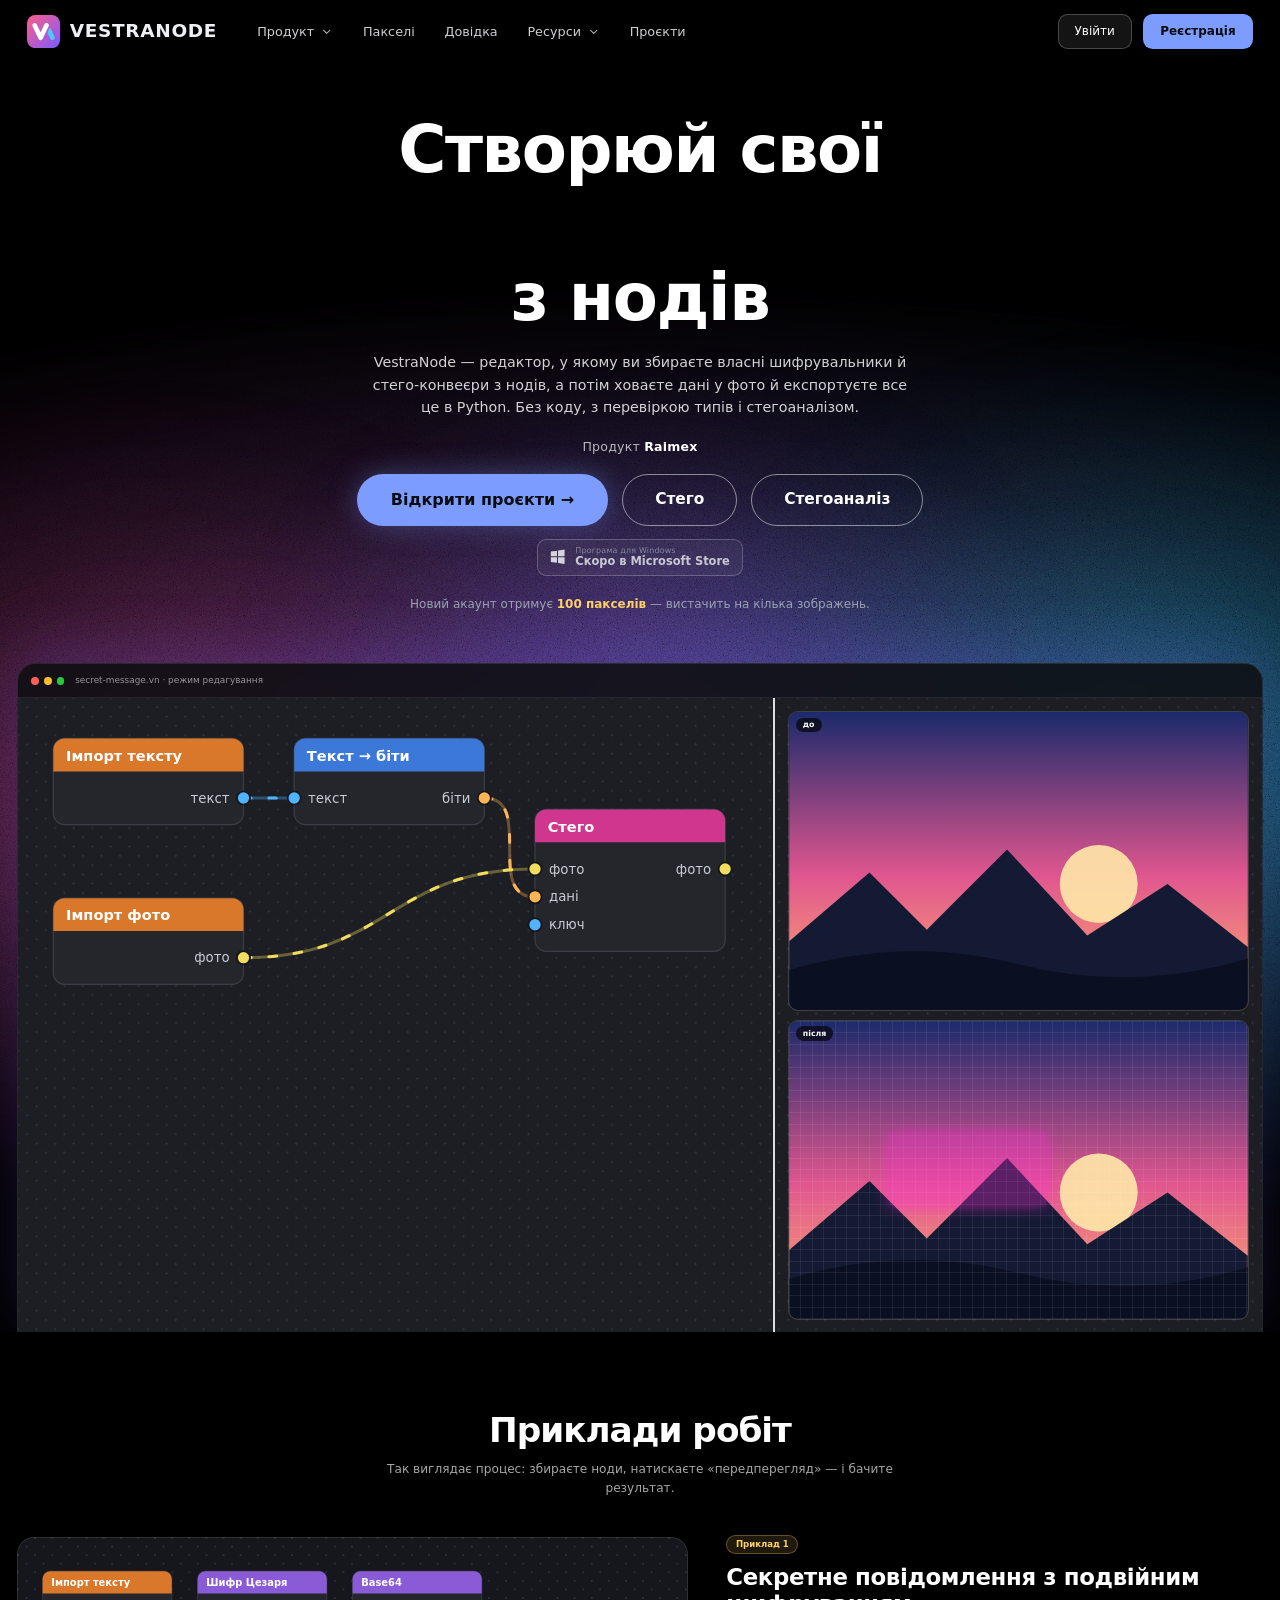
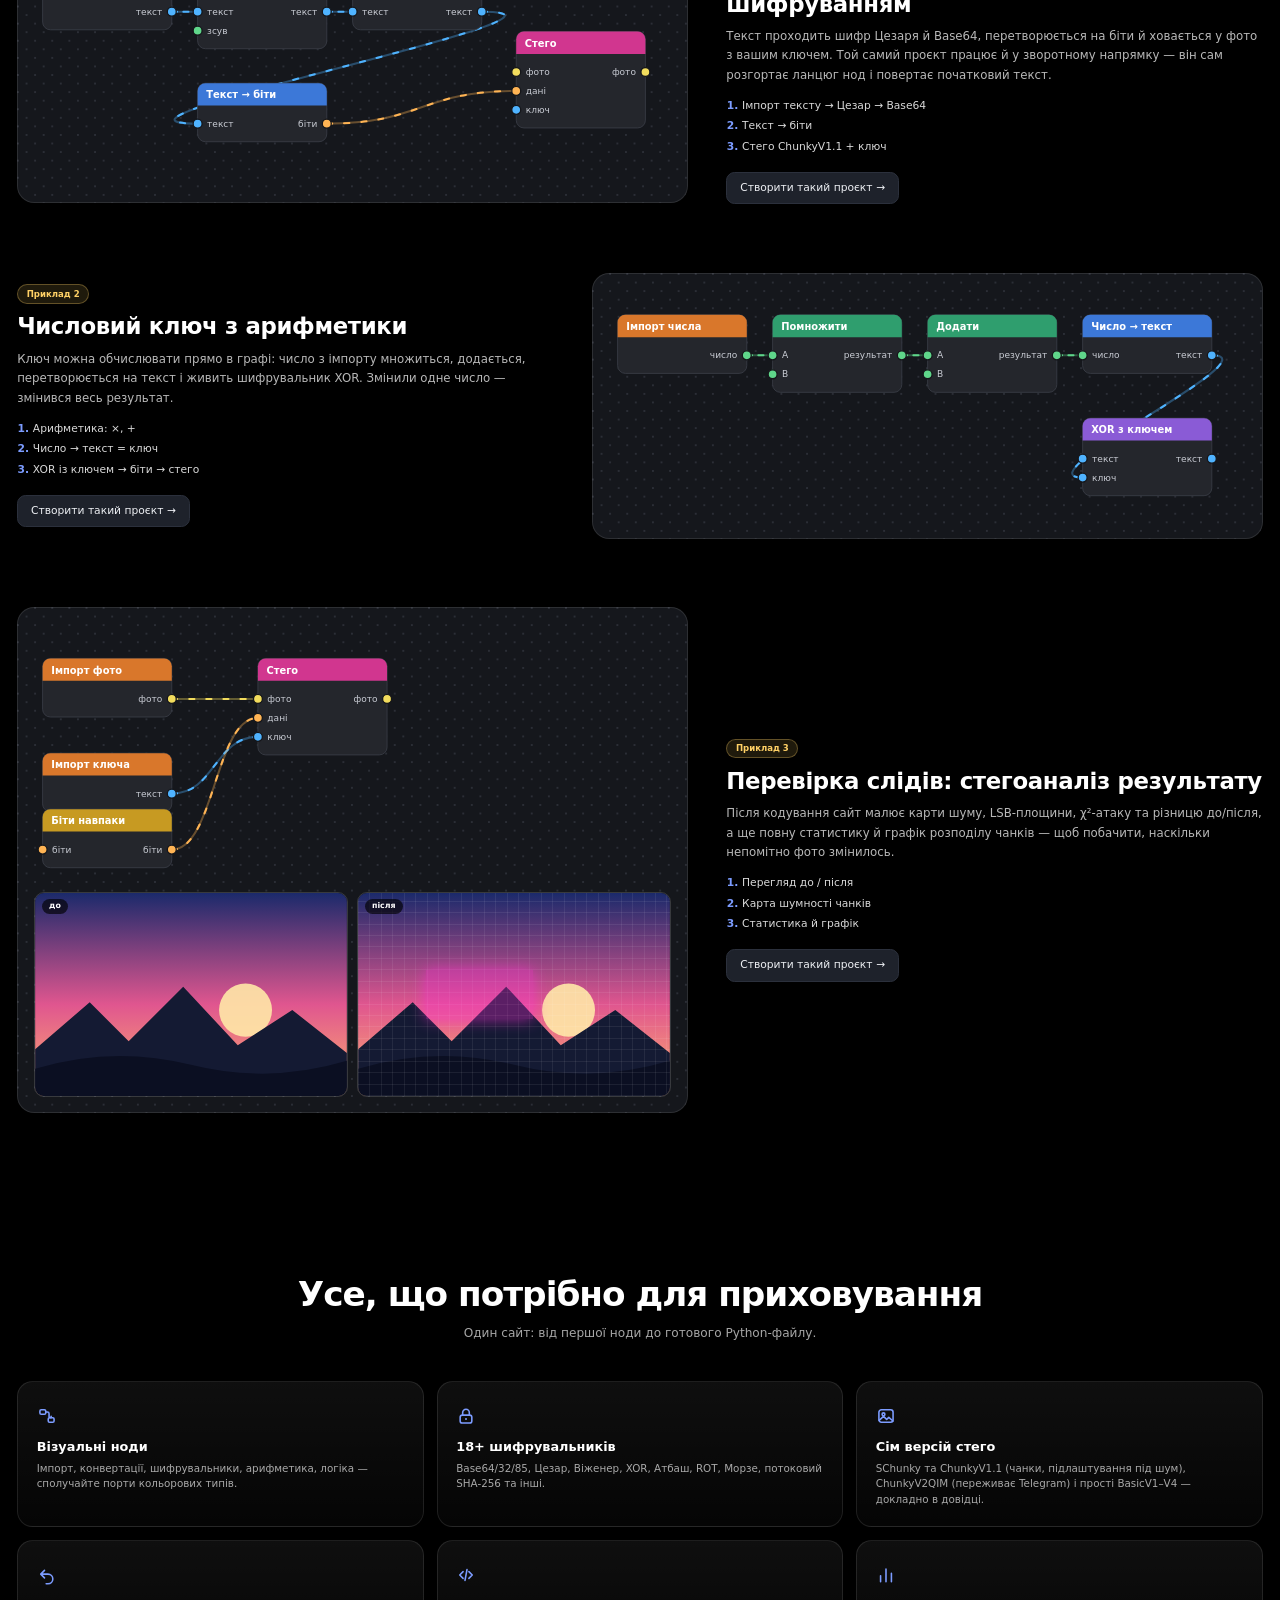
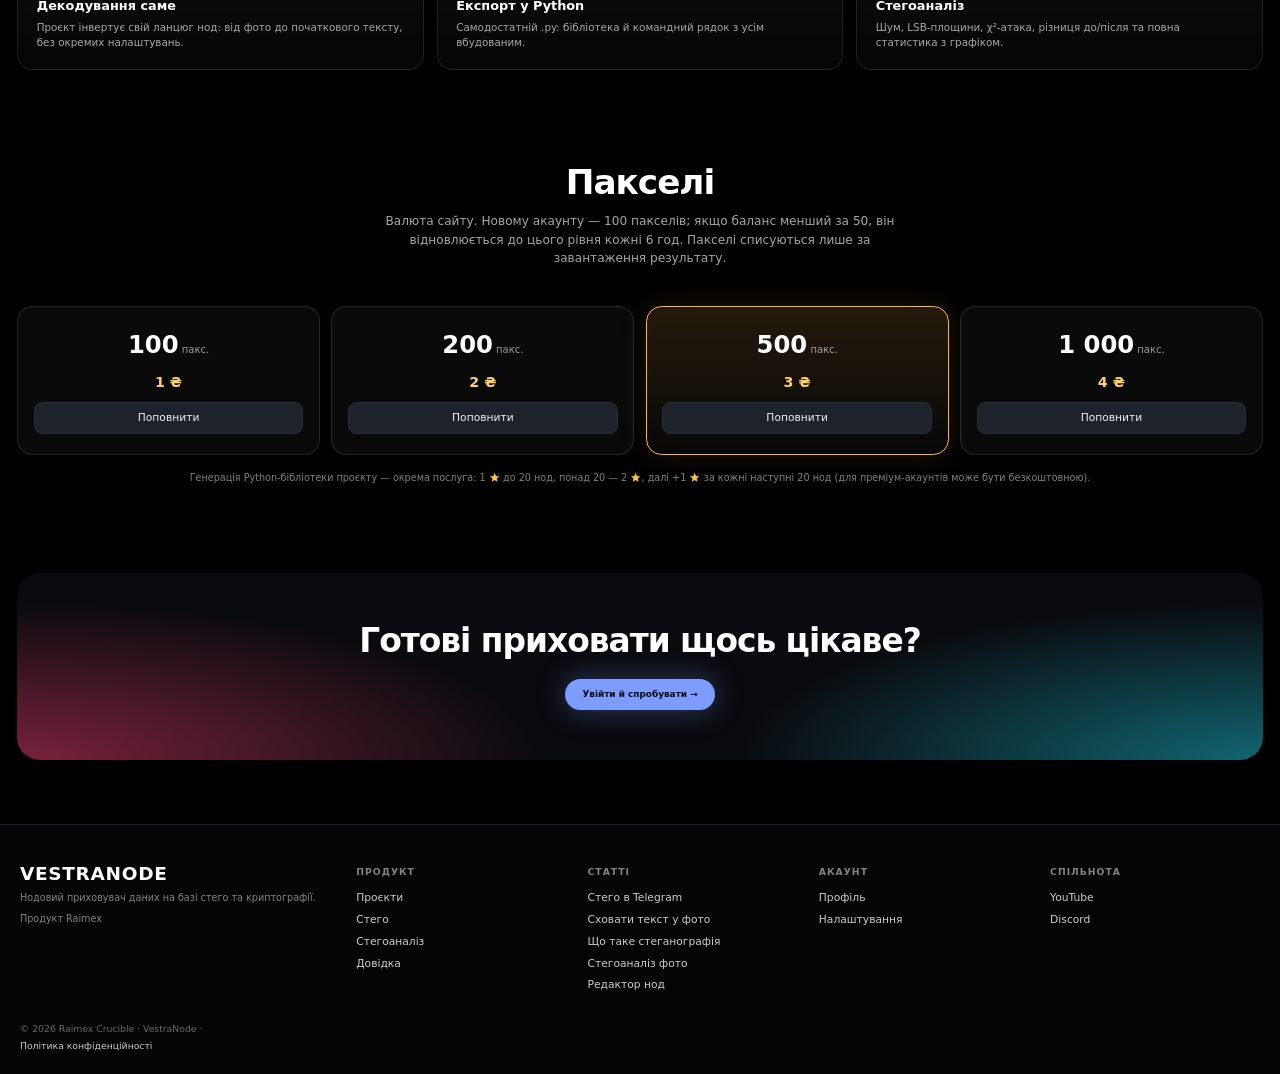
<file: index.html>
<!doctype html>
<html lang="uk" data-theme="dark">
<head>
  <meta charset="utf-8">
  <meta name="viewport" content="width=device-width, initial-scale=1">
  <title>VestraNode — нодовий приховувач даних</title>
  <link rel="icon" href="img/favicon.svg" type="image/svg+xml">
  <link rel="manifest" href="manifest.webmanifest">
  <link rel="apple-touch-icon" href="img/icon-192.png">
  <meta name="theme-color" content="#7c9cff">
  <meta name="description" content="VestraNode — редактор, у якому ви збираєте власні шифрувальники й стего-конвеєри з нодів, ховаєте дані у фото й експортуєте все це в Python.">
  <!-- попередній перегляд посилання (Discord, Telegram, соцмережі): назва, опис, мініатюра праворуч; колір смужки Discord береться з theme-color -->
  <link rel="canonical" href="https://vn.raimex.space/">
  <meta name="robots" content="index, follow, max-image-preview:large">
  <meta name="keywords" content="стеганографія, приховати дані у фото, стего Telegram, шифрувальники, візуальне програмування, ноди, стегоаналіз, LSB, DCT, Python експорт">
  <script type="application/ld+json">{"@context":"https://schema.org","@type":"WebApplication","name":"VestraNode","url":"https://vn.raimex.space/","description":"Редактор нод для створення шифрувальників і стего-конвеєрів: приховування даних у фото (у тому числі стійке до Telegram), стегоаналіз, експорт у Python.","applicationCategory":"SecurityApplication","operatingSystem":"Web","inLanguage":"uk","offers":{"@type":"Offer","price":"0","priceCurrency":"UAH"},"publisher":{"@type":"Organization","name":"Raimex Crucible"}}</script>
  <meta property="og:type" content="website">
  <meta property="og:site_name" content="VestraNode">
  <meta property="og:title" content="VestraNode — нодовий приховувач даних">
  <meta property="og:description" content="Збирайте власні шифрувальники й стего-конвеєри з нодів, ховайте дані у фото (стійко до Telegram), аналізуйте шум і експортуйте проєкт у Python.">
  <meta property="og:url" content="https://vn.raimex.space/">
  <meta property="og:image" content="https://vn.raimex.space/img/logo-1024.png">
  <meta property="og:image:width" content="1024">
  <meta property="og:image:height" content="1024">
  <meta property="og:locale" content="uk_UA">
  <meta name="twitter:card" content="summary">
  <meta name="twitter:title" content="VestraNode — нодовий приховувач даних">
  <meta name="twitter:description" content="Шифрувальники й стего-конвеєри з нодів, дані у фото, стегоаналіз, експорт у Python.">
  <meta name="twitter:image" content="https://vn.raimex.space/img/logo-1024.png">
  <link rel="stylesheet" href="css/base.css">
  <link rel="stylesheet" href="css/landing.css">
  <link rel="stylesheet" href="css/pages.css">
  <link rel="stylesheet" href="css/lab.css">
  <link rel="stylesheet" href="css/editor.css">
  <link rel="stylesheet" href="css/extra.css">
  <link rel="modulepreload" href="js/core.js">
  <link rel="modulepreload" href="js/icons.js">
  <link rel="modulepreload" href="js/parts.js">
</head>
<body>
  <noscript>
    <h1>VestraNode — нодовий приховувач даних</h1>
    <p>Редактор, у якому ви збираєте власні шифрувальники й стего-конвеєри з нодів, ховаєте дані у фото (у тому числі стійко до надсилання в Telegram), аналізуєте шум і експортуєте проєкт у Python. Для роботи потрібен увімкнений JavaScript.</p>
  </noscript>
  <header id="topbar"></header>
  <div id="notice"></div>
  <main id="app"></main>
  <div id="toasts"></div>
  <div id="modal-root"></div>
  <script src="config.js"></script>
  <script>try{(window.VN_CONFIG.backends||[]).forEach(function(b){if(b.url){var l=document.createElement("link");l.rel="preconnect";l.href=b.url;l.crossOrigin="anonymous";document.head.appendChild(l);}});}catch(e){}</script>
  <script type="module" src="js/main.js"></script>
</body>
</html>
</file>
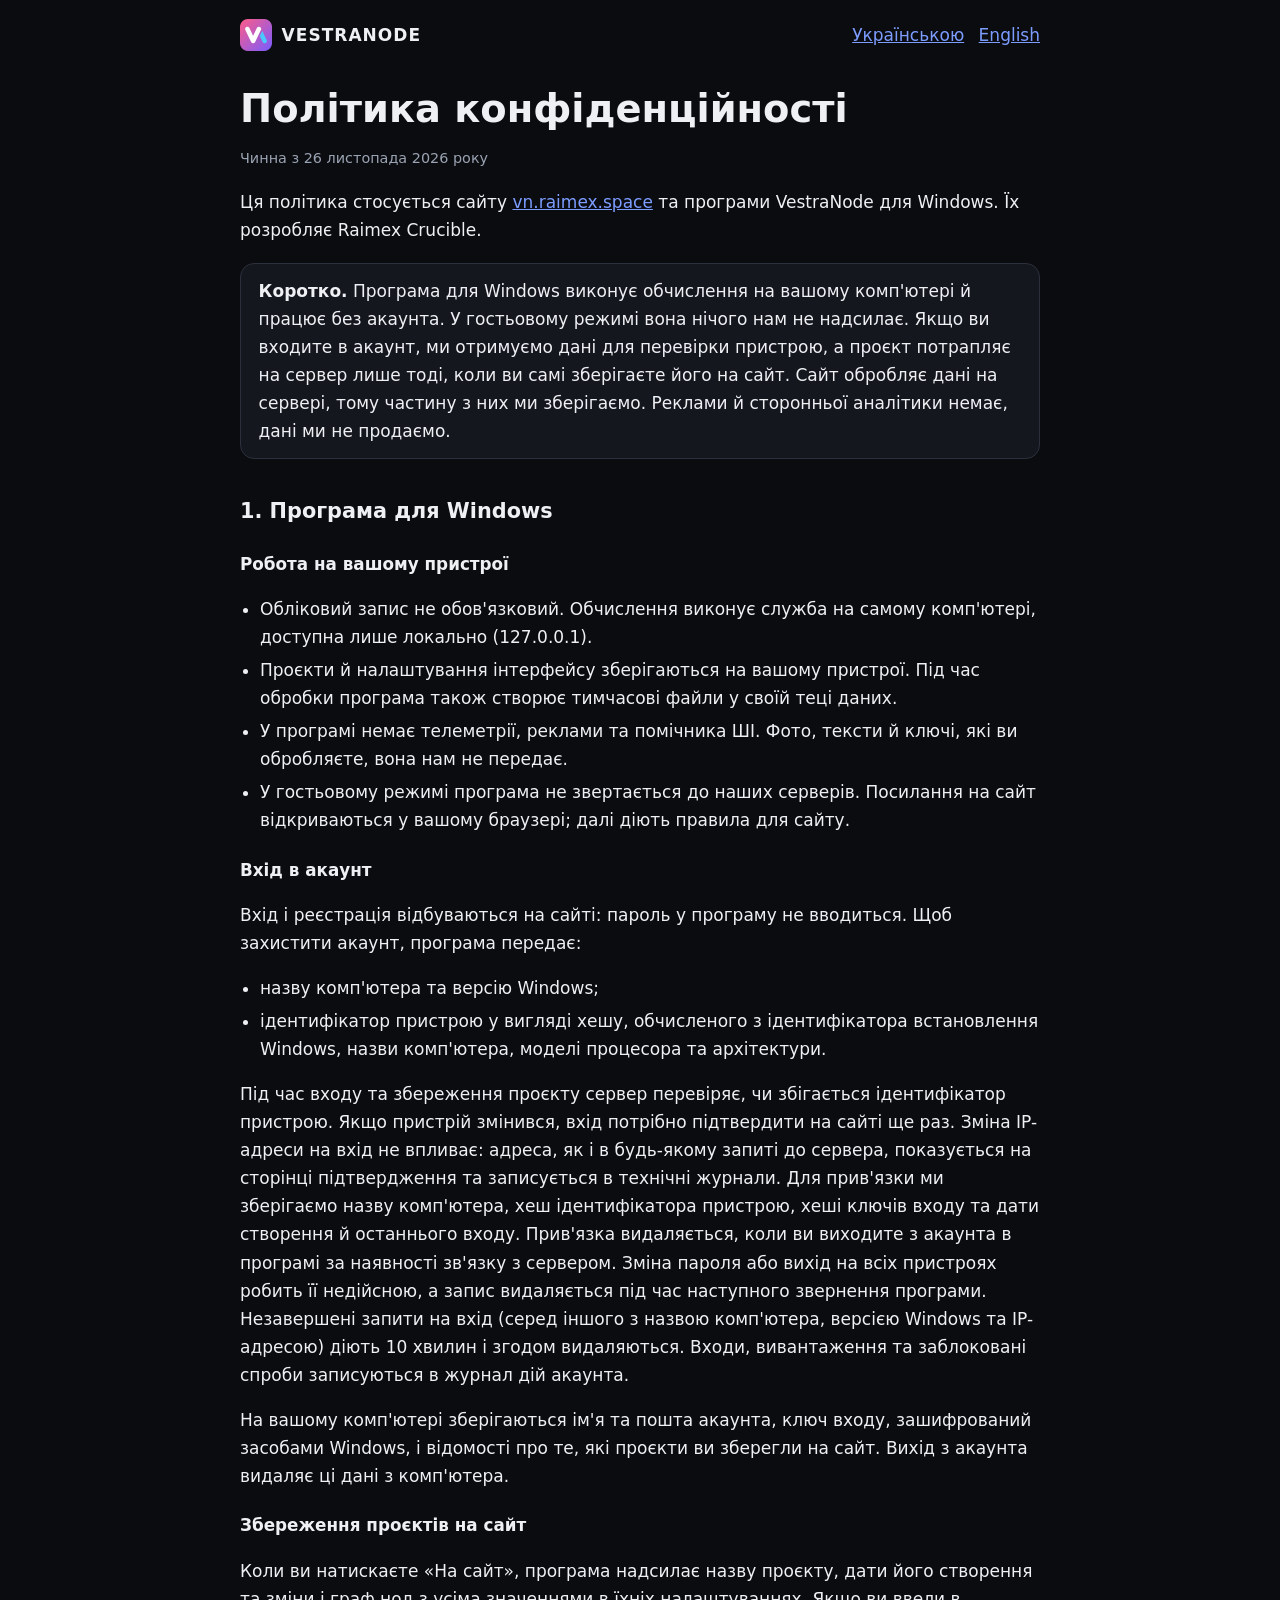
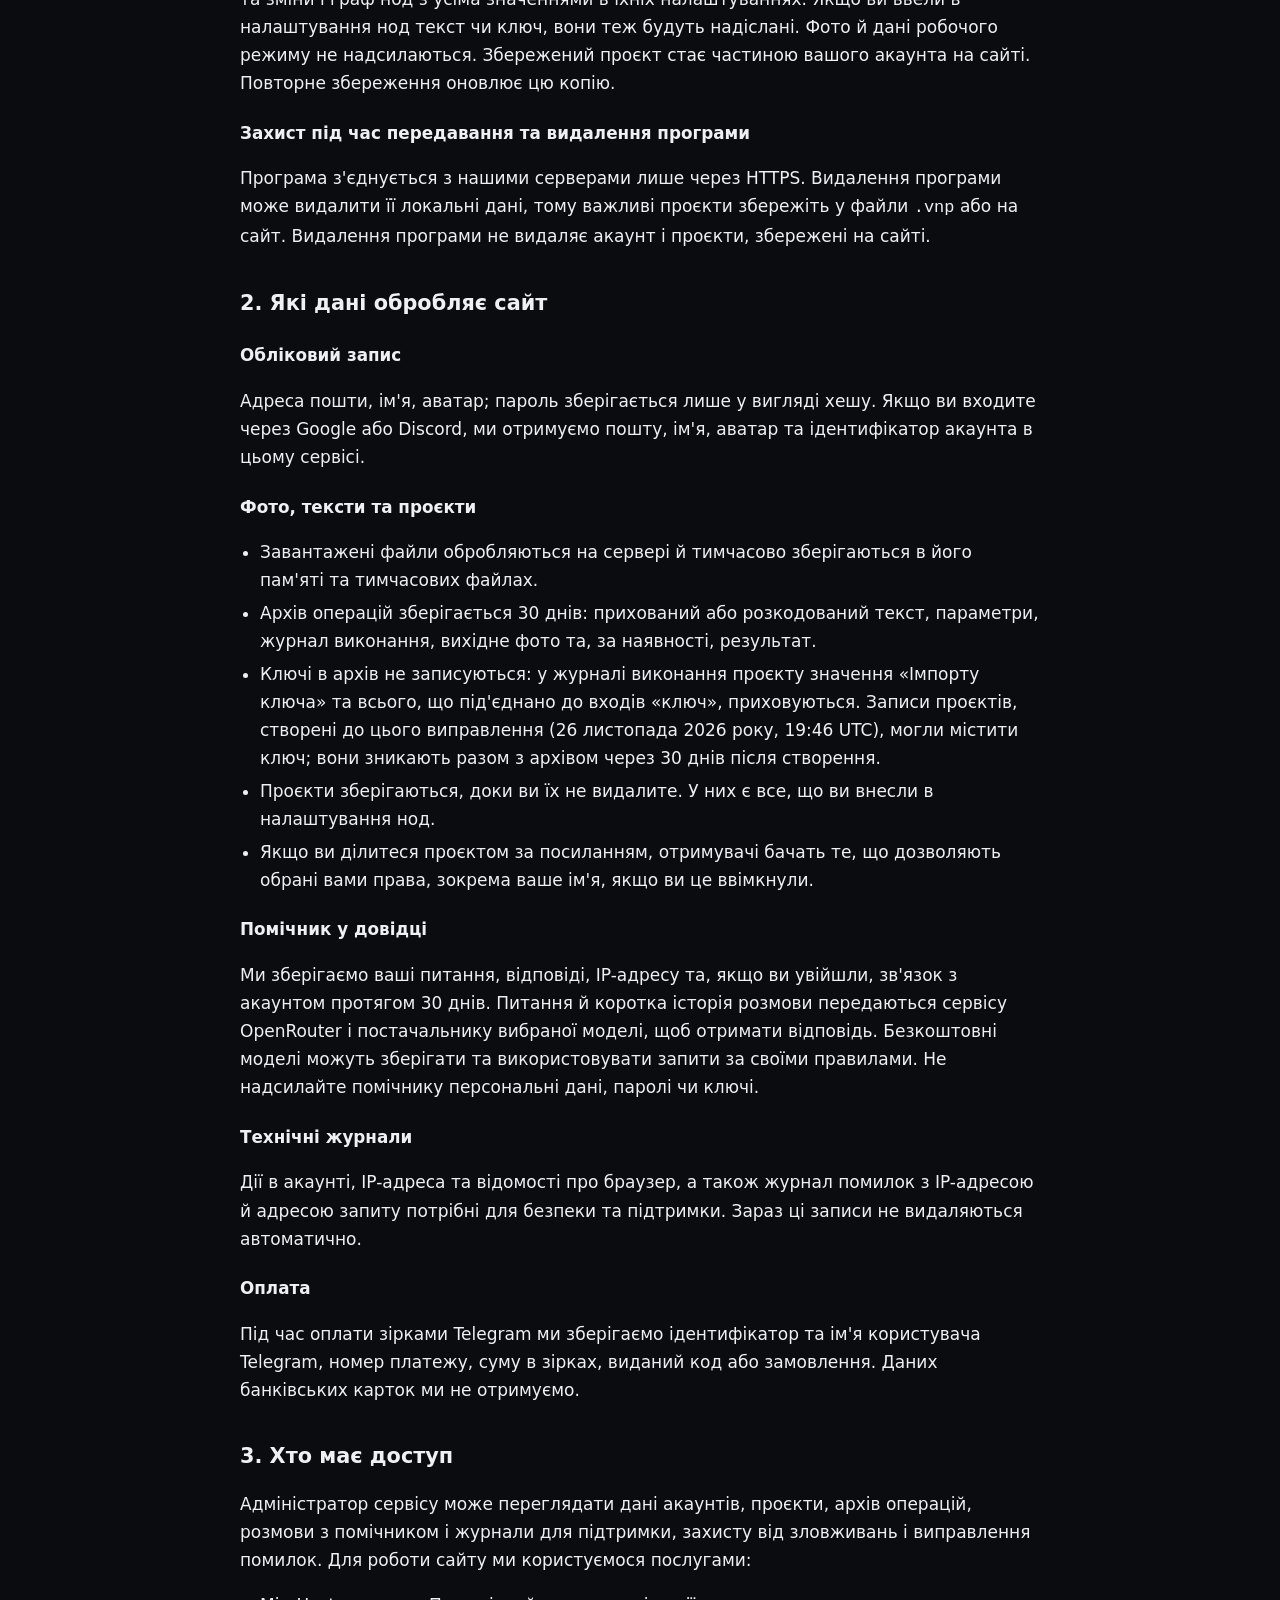
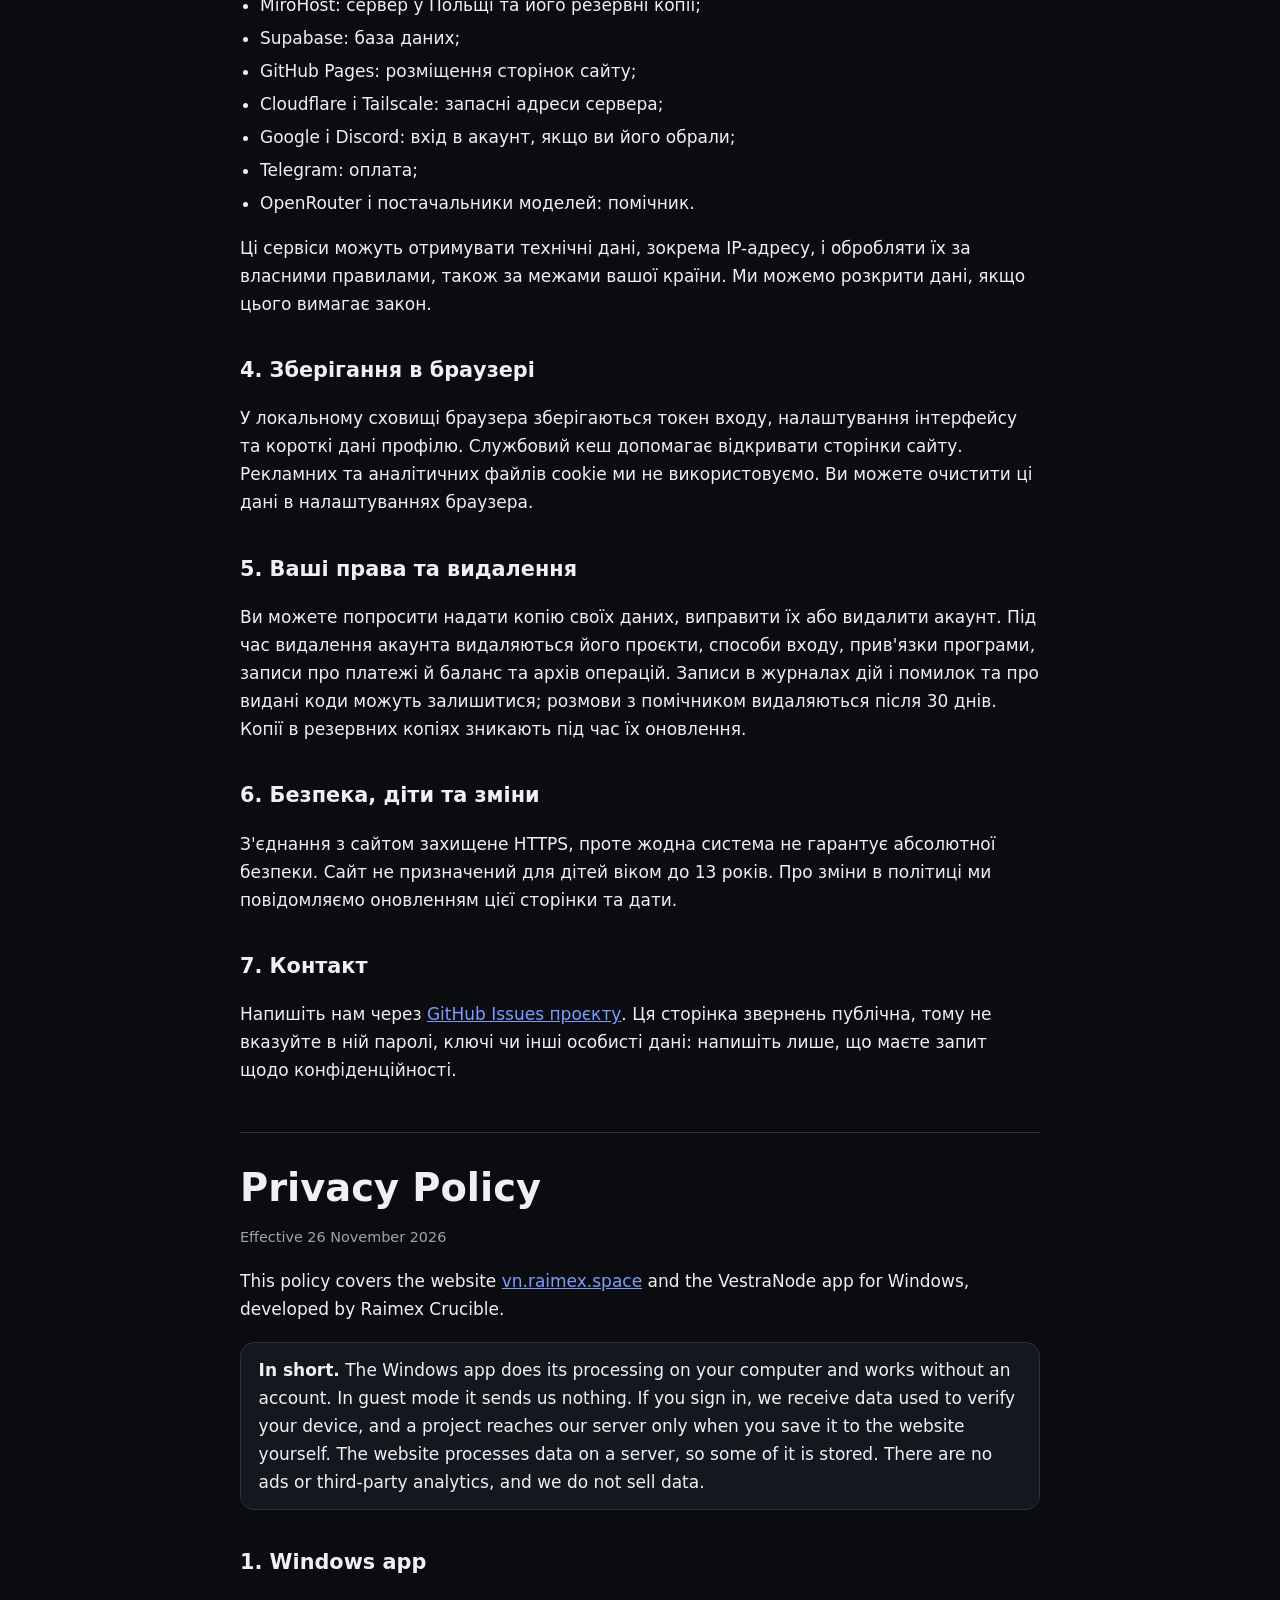
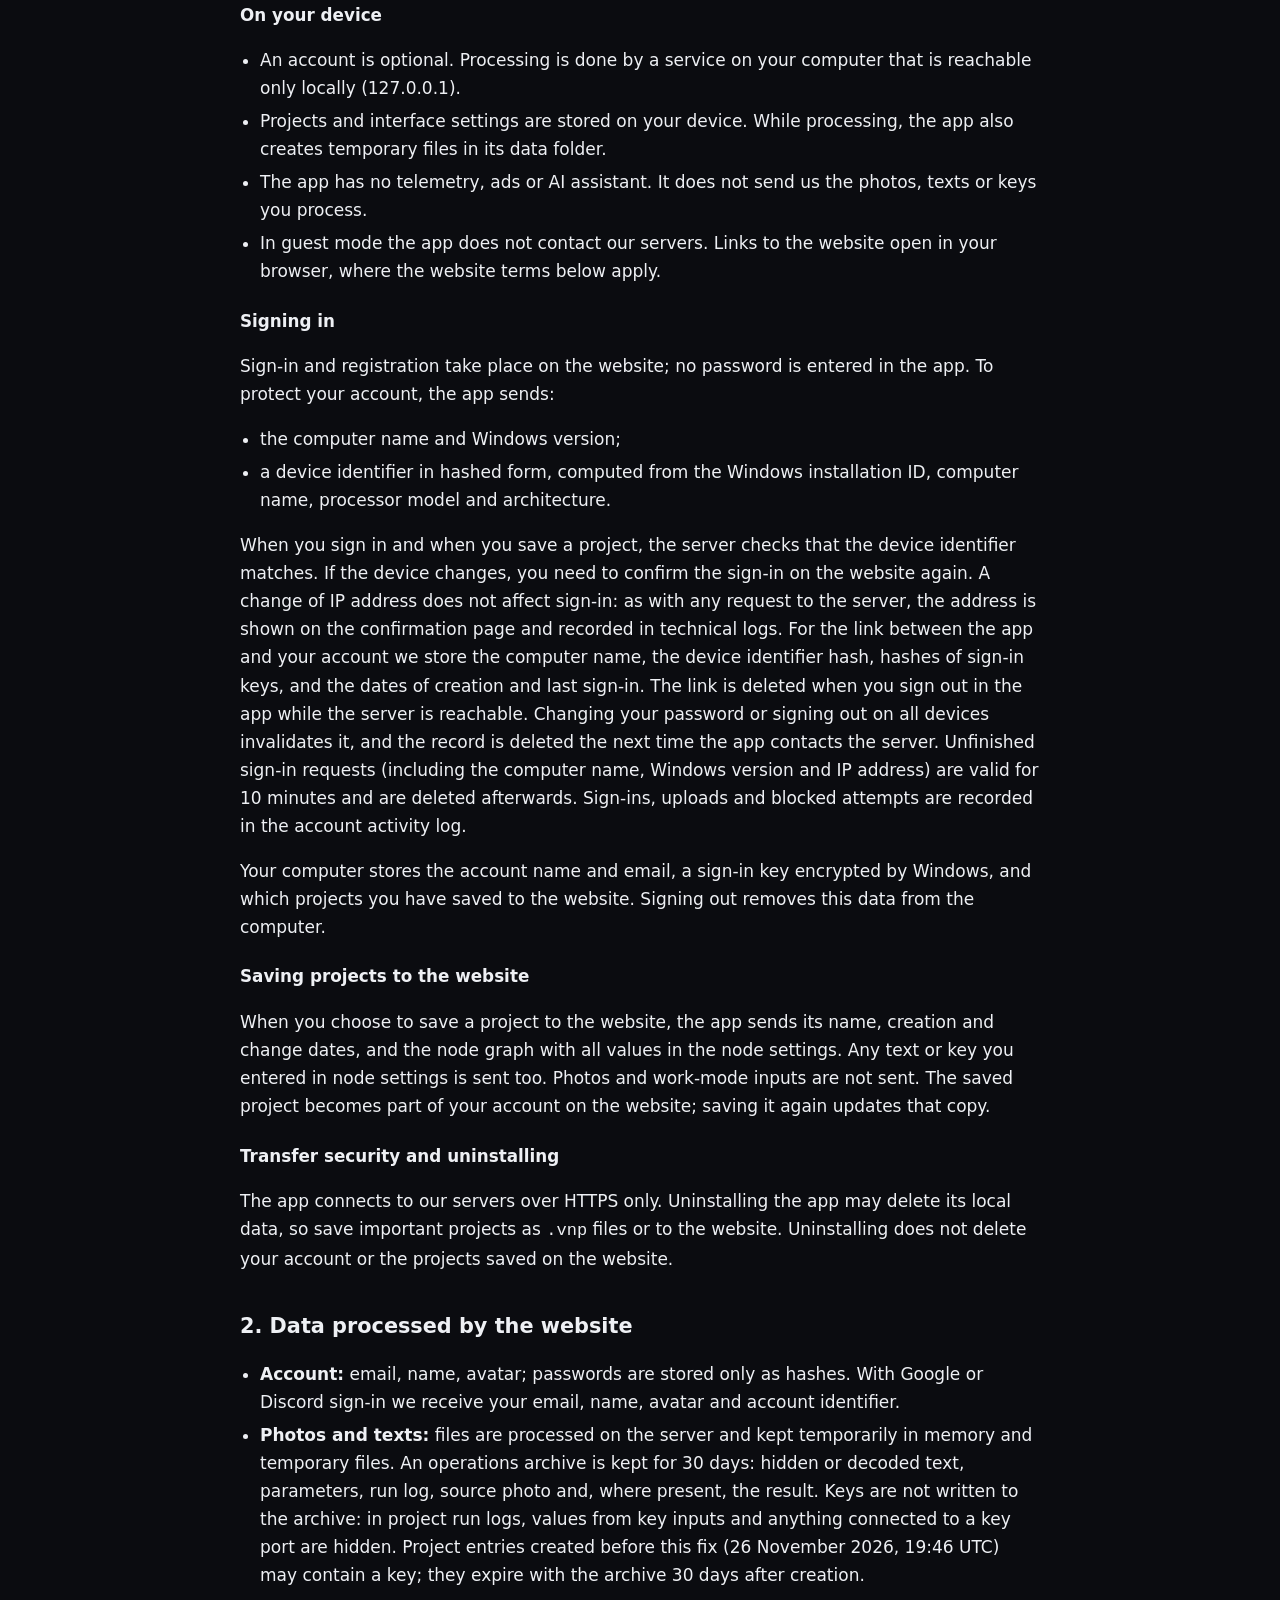
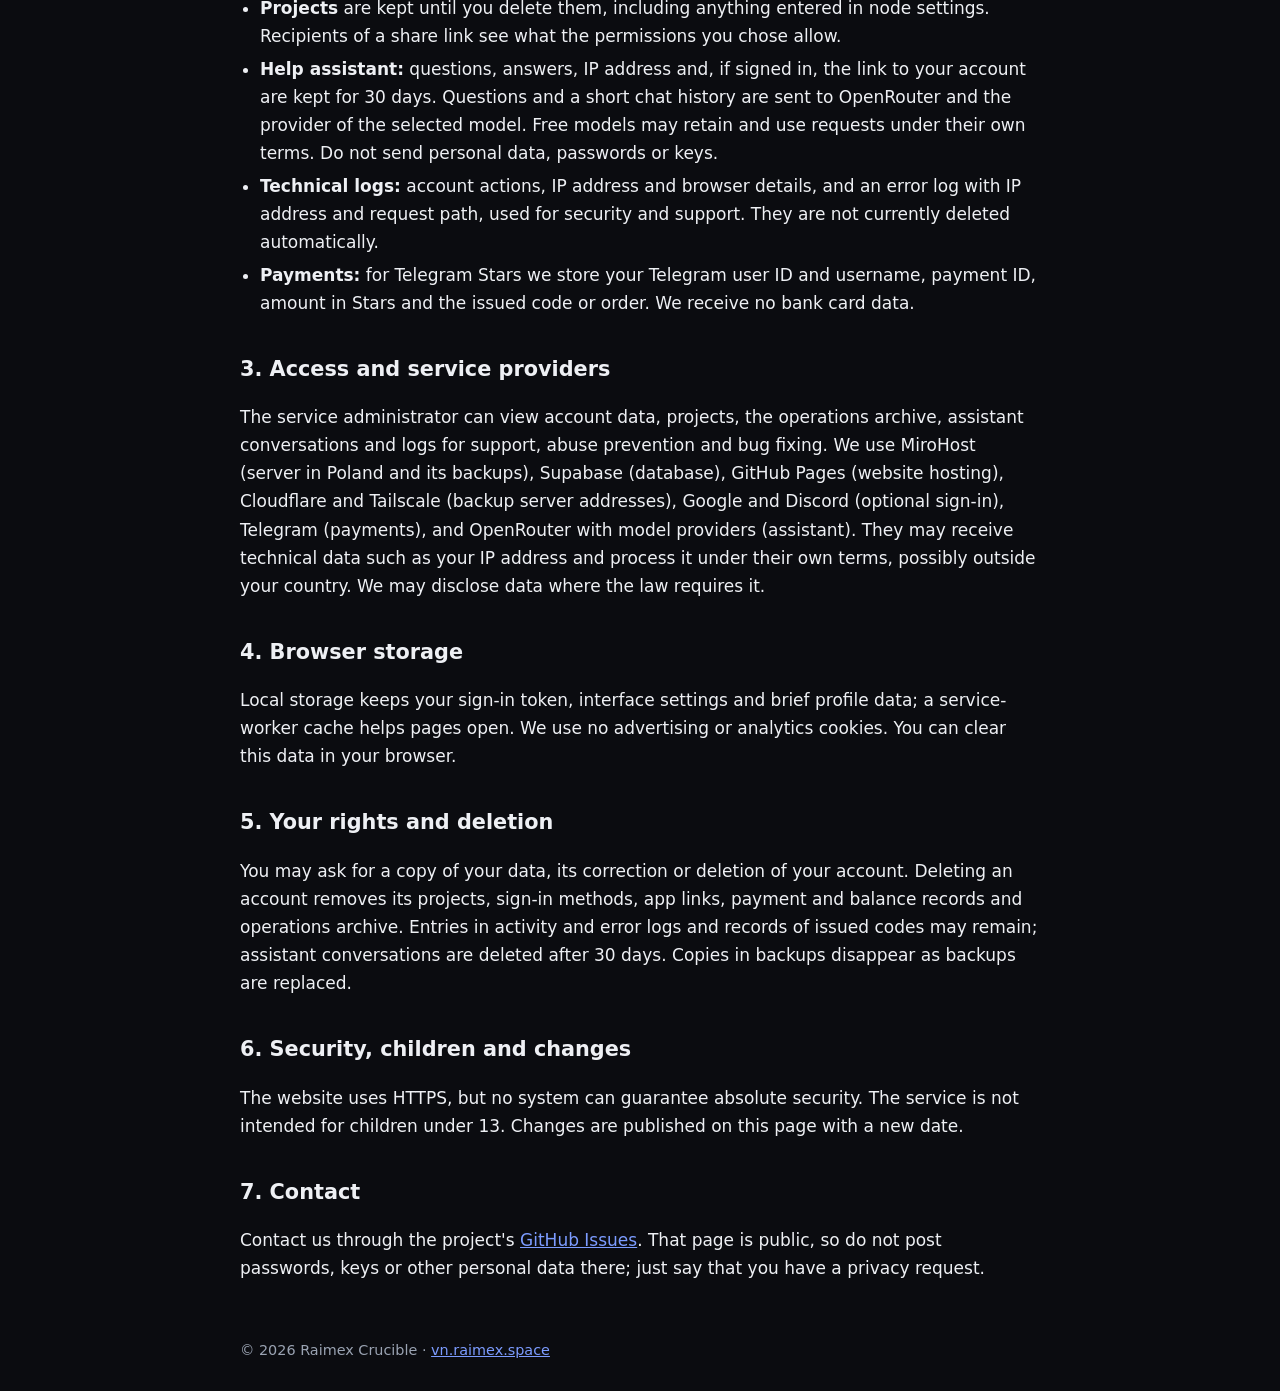
<file: privacy/index.html>
<!doctype html>
<html lang="uk">
<head>
  <meta charset="utf-8">
  <meta name="viewport" content="width=device-width, initial-scale=1">
  <title>Політика конфіденційності — VestraNode</title>
  <meta name="description" content="Які дані обробляють сайт VestraNode і програма VestraNode для Windows, де вони зберігаються і як їх видалити.">
  <link rel="canonical" href="https://vn.raimex.space/privacy/">
  <link rel="icon" href="/img/favicon.svg" type="image/svg+xml">
  <meta name="theme-color" content="#0b0c10">
  <style>
    :root { color-scheme: dark; --bg: #0b0c10; --card: #15171e; --text: #eef0f4; --muted: #9aa3b2; --accent: #7c9cff; --line: #2b303c; }
    * { box-sizing: border-box; }
    body { margin: 0; background: var(--bg); color: var(--text); font: 17px/1.65 system-ui, -apple-system, "Segoe UI", Roboto, Arial, sans-serif; }
    header, main, footer { max-width: 52rem; margin: 0 auto; padding: 0 16px; }
    header { display: flex; align-items: center; justify-content: space-between; gap: 1rem; padding-top: 1.2rem; padding-bottom: 1.2rem; flex-wrap: wrap; }
    .brand { display: inline-flex; align-items: center; gap: .6rem; color: var(--text); text-decoration: none; font-weight: 800; letter-spacing: .06em; }
    .brand img { width: 2rem; height: 2rem; }
    nav a { margin-left: .9rem; }
    a { color: var(--accent); overflow-wrap: anywhere; }
    h1 { font-size: clamp(1.7rem, 5vw, 2.4rem); margin: 1rem 0 .3rem; line-height: 1.2; }
    h2 { font-size: 1.3rem; margin: 2.2rem 0 .6rem; }
    h3 { font-size: 1.05rem; margin: 1.4rem 0 .4rem; }
    ul { padding-left: 1.25rem; } li { margin: .3rem 0; }
    .date, footer { color: var(--muted); font-size: .9rem; }
    .box { background: var(--card); border: 1px solid var(--line); border-radius: 14px; padding: .8rem 1.1rem; margin: 1.2rem 0; }
    section + section { border-top: 1px solid var(--line); margin-top: 3rem; padding-top: 1rem; }
    footer { padding-top: 2.5rem; padding-bottom: 2rem; }
  </style>
</head>
<body>
  <header>
    <a class="brand" href="/"><img src="/img/logo-1024.png" alt="" width="32" height="32">VESTRANODE</a>
    <nav><a href="#uk">Українською</a><a href="#en">English</a></nav>
  </header>
  <main>
    <section id="uk" lang="uk">
      <h1>Політика конфіденційності</h1>
      <p class="date">Чинна з 26 листопада 2026 року</p>
      <p>Ця політика стосується сайту <a href="https://vn.raimex.space/">vn.raimex.space</a> та програми VestraNode для Windows. Їх розробляє Raimex Crucible.</p>
      <div class="box"><b>Коротко.</b> Програма для Windows виконує обчислення на вашому комп'ютері й працює без акаунта. У гостьовому режимі вона нічого нам не надсилає. Якщо ви входите в акаунт, ми отримуємо дані для перевірки пристрою, а проєкт потрапляє на сервер лише тоді, коли ви самі зберігаєте його на сайт. Сайт обробляє дані на сервері, тому частину з них ми зберігаємо. Реклами й сторонньої аналітики немає, дані ми не продаємо.</div>

      <h2>1. Програма для Windows</h2>
      <h3>Робота на вашому пристрої</h3>
      <ul>
        <li>Обліковий запис не обов'язковий. Обчислення виконує служба на самому комп'ютері, доступна лише локально (127.0.0.1).</li>
        <li>Проєкти й налаштування інтерфейсу зберігаються на вашому пристрої. Під час обробки програма також створює тимчасові файли у своїй теці даних.</li>
        <li>У програмі немає телеметрії, реклами та помічника ШІ. Фото, тексти й ключі, які ви обробляєте, вона нам не передає.</li>
        <li>У гостьовому режимі програма не звертається до наших серверів. Посилання на сайт відкриваються у вашому браузері; далі діють правила для сайту.</li>
      </ul>
      <h3>Вхід в акаунт</h3>
      <p>Вхід і реєстрація відбуваються на сайті: пароль у програму не вводиться. Щоб захистити акаунт, програма передає:</p>
      <ul>
        <li>назву комп'ютера та версію Windows;</li>
        <li>ідентифікатор пристрою у вигляді хешу, обчисленого з ідентифікатора встановлення Windows, назви комп'ютера, моделі процесора та архітектури.</li>
      </ul>
      <p>Під час входу та збереження проєкту сервер перевіряє, чи збігається ідентифікатор пристрою. Якщо пристрій змінився, вхід потрібно підтвердити на сайті ще раз. Зміна IP-адреси на вхід не впливає: адреса, як і в будь-якому запиті до сервера, показується на сторінці підтвердження та записується в технічні журнали. Для прив'язки ми зберігаємо назву комп'ютера, хеш ідентифікатора пристрою, хеші ключів входу та дати створення й останнього входу. Прив'язка видаляється, коли ви виходите з акаунта в програмі за наявності зв'язку з сервером. Зміна пароля або вихід на всіх пристроях робить її недійсною, а запис видаляється під час наступного звернення програми. Незавершені запити на вхід (серед іншого з назвою комп'ютера, версією Windows та IP-адресою) діють 10 хвилин і згодом видаляються. Входи, вивантаження та заблоковані спроби записуються в журнал дій акаунта.</p>
      <p>На вашому комп'ютері зберігаються ім'я та пошта акаунта, ключ входу, зашифрований засобами Windows, і відомості про те, які проєкти ви зберегли на сайт. Вихід з акаунта видаляє ці дані з комп'ютера.</p>
      <h3>Збереження проєктів на сайт</h3>
      <p>Коли ви натискаєте «На сайт», програма надсилає назву проєкту, дати його створення та зміни і граф нод з усіма значеннями в їхніх налаштуваннях. Якщо ви ввели в налаштування нод текст чи ключ, вони теж будуть надіслані. Фото й дані робочого режиму не надсилаються. Збережений проєкт стає частиною вашого акаунта на сайті. Повторне збереження оновлює цю копію.</p>
      <h3>Захист під час передавання та видалення програми</h3>
      <p>Програма з'єднується з нашими серверами лише через HTTPS. Видалення програми може видалити її локальні дані, тому важливі проєкти збережіть у файли <code>.vnp</code> або на сайт. Видалення програми не видаляє акаунт і проєкти, збережені на сайті.</p>

      <h2>2. Які дані обробляє сайт</h2>
      <h3>Обліковий запис</h3>
      <p>Адреса пошти, ім'я, аватар; пароль зберігається лише у вигляді хешу. Якщо ви входите через Google або Discord, ми отримуємо пошту, ім'я, аватар та ідентифікатор акаунта в цьому сервісі.</p>
      <h3>Фото, тексти та проєкти</h3>
      <ul>
        <li>Завантажені файли обробляються на сервері й тимчасово зберігаються в його пам'яті та тимчасових файлах.</li>
        <li>Архів операцій зберігається 30 днів: прихований або розкодований текст, параметри, журнал виконання, вихідне фото та, за наявності, результат.</li>
        <li>Ключі в архів не записуються: у журналі виконання проєкту значення «Імпорту ключа» та всього, що під'єднано до входів «ключ», приховуються. Записи проєктів, створені до цього виправлення (26 листопада 2026 року, 19:46 UTC), могли містити ключ; вони зникають разом з архівом через 30 днів після створення.</li>
        <li>Проєкти зберігаються, доки ви їх не видалите. У них є все, що ви внесли в налаштування нод.</li>
        <li>Якщо ви ділитеся проєктом за посиланням, отримувачі бачать те, що дозволяють обрані вами права, зокрема ваше ім'я, якщо ви це ввімкнули.</li>
      </ul>
      <h3>Помічник у довідці</h3>
      <p>Ми зберігаємо ваші питання, відповіді, IP-адресу та, якщо ви увійшли, зв'язок з акаунтом протягом 30 днів. Питання й коротка історія розмови передаються сервісу OpenRouter і постачальнику вибраної моделі, щоб отримати відповідь. Безкоштовні моделі можуть зберігати та використовувати запити за своїми правилами. Не надсилайте помічнику персональні дані, паролі чи ключі.</p>
      <h3>Технічні журнали</h3>
      <p>Дії в акаунті, IP-адреса та відомості про браузер, а також журнал помилок з IP-адресою й адресою запиту потрібні для безпеки та підтримки. Зараз ці записи не видаляються автоматично.</p>
      <h3>Оплата</h3>
      <p>Під час оплати зірками Telegram ми зберігаємо ідентифікатор та ім'я користувача Telegram, номер платежу, суму в зірках, виданий код або замовлення. Даних банківських карток ми не отримуємо.</p>

      <h2>3. Хто має доступ</h2>
      <p>Адміністратор сервісу може переглядати дані акаунтів, проєкти, архів операцій, розмови з помічником і журнали для підтримки, захисту від зловживань і виправлення помилок. Для роботи сайту ми користуємося послугами:</p>
      <ul>
        <li>MiroHost: сервер у Польщі та його резервні копії;</li>
        <li>Supabase: база даних;</li>
        <li>GitHub Pages: розміщення сторінок сайту;</li>
        <li>Cloudflare і Tailscale: запасні адреси сервера;</li>
        <li>Google і Discord: вхід в акаунт, якщо ви його обрали;</li>
        <li>Telegram: оплата;</li>
        <li>OpenRouter і постачальники моделей: помічник.</li>
      </ul>
      <p>Ці сервіси можуть отримувати технічні дані, зокрема IP-адресу, і обробляти їх за власними правилами, також за межами вашої країни. Ми можемо розкрити дані, якщо цього вимагає закон.</p>

      <h2>4. Зберігання в браузері</h2>
      <p>У локальному сховищі браузера зберігаються токен входу, налаштування інтерфейсу та короткі дані профілю. Службовий кеш допомагає відкривати сторінки сайту. Рекламних та аналітичних файлів cookie ми не використовуємо. Ви можете очистити ці дані в налаштуваннях браузера.</p>

      <h2>5. Ваші права та видалення</h2>
      <p>Ви можете попросити надати копію своїх даних, виправити їх або видалити акаунт. Під час видалення акаунта видаляються його проєкти, способи входу, прив'язки програми, записи про платежі й баланс та архів операцій. Записи в журналах дій і помилок та про видані коди можуть залишитися; розмови з помічником видаляються після 30 днів. Копії в резервних копіях зникають під час їх оновлення.</p>

      <h2>6. Безпека, діти та зміни</h2>
      <p>З'єднання з сайтом захищене HTTPS, проте жодна система не гарантує абсолютної безпеки. Сайт не призначений для дітей віком до 13 років. Про зміни в політиці ми повідомляємо оновленням цієї сторінки та дати.</p>

      <h2>7. Контакт</h2>
      <p>Напишіть нам через <a href="https://github.com/VestraNode/Chunky/issues" rel="noopener">GitHub Issues проєкту</a>. Ця сторінка звернень публічна, тому не вказуйте в ній паролі, ключі чи інші особисті дані: напишіть лише, що маєте запит щодо конфіденційності.</p>
    </section>

    <section id="en" lang="en">
      <h1>Privacy Policy</h1>
      <p class="date">Effective 26 November 2026</p>
      <p>This policy covers the website <a href="https://vn.raimex.space/">vn.raimex.space</a> and the VestraNode app for Windows, developed by Raimex Crucible.</p>
      <div class="box"><b>In short.</b> The Windows app does its processing on your computer and works without an account. In guest mode it sends us nothing. If you sign in, we receive data used to verify your device, and a project reaches our server only when you save it to the website yourself. The website processes data on a server, so some of it is stored. There are no ads or third-party analytics, and we do not sell data.</div>

      <h2>1. Windows app</h2>
      <h3>On your device</h3>
      <ul>
        <li>An account is optional. Processing is done by a service on your computer that is reachable only locally (127.0.0.1).</li>
        <li>Projects and interface settings are stored on your device. While processing, the app also creates temporary files in its data folder.</li>
        <li>The app has no telemetry, ads or AI assistant. It does not send us the photos, texts or keys you process.</li>
        <li>In guest mode the app does not contact our servers. Links to the website open in your browser, where the website terms below apply.</li>
      </ul>
      <h3>Signing in</h3>
      <p>Sign-in and registration take place on the website; no password is entered in the app. To protect your account, the app sends:</p>
      <ul>
        <li>the computer name and Windows version;</li>
        <li>a device identifier in hashed form, computed from the Windows installation ID, computer name, processor model and architecture.</li>
      </ul>
      <p>When you sign in and when you save a project, the server checks that the device identifier matches. If the device changes, you need to confirm the sign-in on the website again. A change of IP address does not affect sign-in: as with any request to the server, the address is shown on the confirmation page and recorded in technical logs. For the link between the app and your account we store the computer name, the device identifier hash, hashes of sign-in keys, and the dates of creation and last sign-in. The link is deleted when you sign out in the app while the server is reachable. Changing your password or signing out on all devices invalidates it, and the record is deleted the next time the app contacts the server. Unfinished sign-in requests (including the computer name, Windows version and IP address) are valid for 10 minutes and are deleted afterwards. Sign-ins, uploads and blocked attempts are recorded in the account activity log.</p>
      <p>Your computer stores the account name and email, a sign-in key encrypted by Windows, and which projects you have saved to the website. Signing out removes this data from the computer.</p>
      <h3>Saving projects to the website</h3>
      <p>When you choose to save a project to the website, the app sends its name, creation and change dates, and the node graph with all values in the node settings. Any text or key you entered in node settings is sent too. Photos and work-mode inputs are not sent. The saved project becomes part of your account on the website; saving it again updates that copy.</p>
      <h3>Transfer security and uninstalling</h3>
      <p>The app connects to our servers over HTTPS only. Uninstalling the app may delete its local data, so save important projects as <code>.vnp</code> files or to the website. Uninstalling does not delete your account or the projects saved on the website.</p>

      <h2>2. Data processed by the website</h2>
      <ul>
        <li><b>Account:</b> email, name, avatar; passwords are stored only as hashes. With Google or Discord sign-in we receive your email, name, avatar and account identifier.</li>
        <li><b>Photos and texts:</b> files are processed on the server and kept temporarily in memory and temporary files. An operations archive is kept for 30 days: hidden or decoded text, parameters, run log, source photo and, where present, the result. Keys are not written to the archive: in project run logs, values from key inputs and anything connected to a key port are hidden. Project entries created before this fix (26 November 2026, 19:46 UTC) may contain a key; they expire with the archive 30 days after creation.</li>
        <li><b>Projects</b> are kept until you delete them, including anything entered in node settings. Recipients of a share link see what the permissions you chose allow.</li>
        <li><b>Help assistant:</b> questions, answers, IP address and, if signed in, the link to your account are kept for 30 days. Questions and a short chat history are sent to OpenRouter and the provider of the selected model. Free models may retain and use requests under their own terms. Do not send personal data, passwords or keys.</li>
        <li><b>Technical logs:</b> account actions, IP address and browser details, and an error log with IP address and request path, used for security and support. They are not currently deleted automatically.</li>
        <li><b>Payments:</b> for Telegram Stars we store your Telegram user ID and username, payment ID, amount in Stars and the issued code or order. We receive no bank card data.</li>
      </ul>

      <h2>3. Access and service providers</h2>
      <p>The service administrator can view account data, projects, the operations archive, assistant conversations and logs for support, abuse prevention and bug fixing. We use MiroHost (server in Poland and its backups), Supabase (database), GitHub Pages (website hosting), Cloudflare and Tailscale (backup server addresses), Google and Discord (optional sign-in), Telegram (payments), and OpenRouter with model providers (assistant). They may receive technical data such as your IP address and process it under their own terms, possibly outside your country. We may disclose data where the law requires it.</p>

      <h2>4. Browser storage</h2>
      <p>Local storage keeps your sign-in token, interface settings and brief profile data; a service-worker cache helps pages open. We use no advertising or analytics cookies. You can clear this data in your browser.</p>

      <h2>5. Your rights and deletion</h2>
      <p>You may ask for a copy of your data, its correction or deletion of your account. Deleting an account removes its projects, sign-in methods, app links, payment and balance records and operations archive. Entries in activity and error logs and records of issued codes may remain; assistant conversations are deleted after 30 days. Copies in backups disappear as backups are replaced.</p>

      <h2>6. Security, children and changes</h2>
      <p>The website uses HTTPS, but no system can guarantee absolute security. The service is not intended for children under 13. Changes are published on this page with a new date.</p>

      <h2>7. Contact</h2>
      <p>Contact us through the project's <a href="https://github.com/VestraNode/Chunky/issues" rel="noopener">GitHub Issues</a>. That page is public, so do not post passwords, keys or other personal data there; just say that you have a privacy request.</p>
    </section>
  </main>
  <footer>© 2026 Raimex Crucible · <a href="/">vn.raimex.space</a></footer>
</body>
</html>
</file>
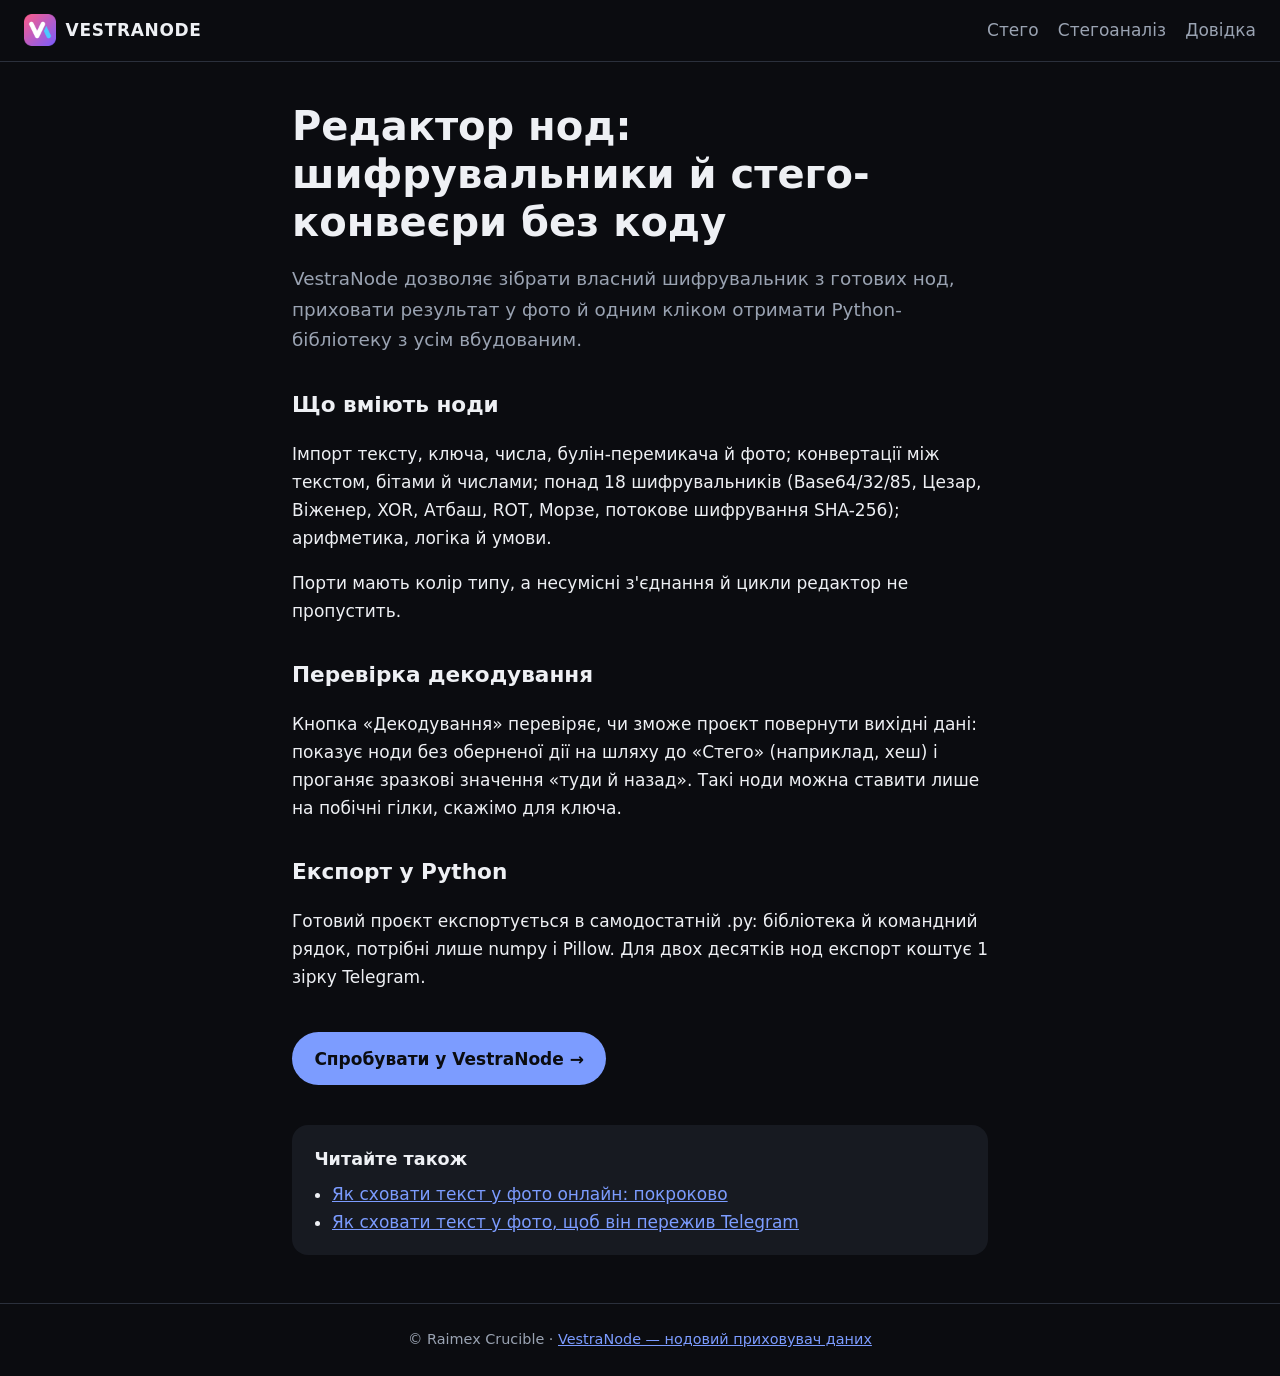
<file: redaktor-nod-shifruvalniki/index.html>
<!doctype html>
<html lang="uk">
<head>
  <meta charset="utf-8">
  <meta name="viewport" content="width=device-width, initial-scale=1">
  <title>Візуальний редактор нод для шифрувальників з експортом у Python — VestraNode</title>
  <meta name="description" content="Збирайте шифрувальники й стего-конвеєри з нодів: Base64, Цезар, Віженер, XOR, умови. Перевірка декодування та експорт проєкту в самодостатній Python-файл.">
  <link rel="canonical" href="https://vn.raimex.space/redaktor-nod-shifruvalniki/">
  <meta name="robots" content="index, follow, max-image-preview:large">
  <meta name="theme-color" content="#7c9cff">
  <link rel="icon" href="/img/favicon.svg" type="image/svg+xml">
  <meta property="og:type" content="article">
  <meta property="og:site_name" content="VestraNode">
  <meta property="og:title" content="Візуальний редактор нод для шифрувальників з експортом у Python">
  <meta property="og:description" content="Збирайте шифрувальники й стего-конвеєри з нодів: Base64, Цезар, Віженер, XOR, умови. Перевірка декодування та експорт проєкту в самодостатній Python-файл.">
  <meta property="og:url" content="https://vn.raimex.space/redaktor-nod-shifruvalniki/">
  <meta property="og:image" content="https://vn.raimex.space/img/logo-1024.png">
  <meta property="og:locale" content="uk_UA">
  <meta name="twitter:card" content="summary">
  <script type="application/ld+json">{"@context":"https://schema.org","@type":"Article","headline":"Візуальний редактор нод для шифрувальників з експортом у Python","description":"Збирайте шифрувальники й стего-конвеєри з нодів: Base64, Цезар, Віженер, XOR, умови. Перевірка декодування та експорт проєкту в самодостатній Python-файл.","inLanguage":"uk","mainEntityOfPage":"https://vn.raimex.space/redaktor-nod-shifruvalniki/","dateModified":"2026-11-06","author":{"@type":"Organization","name":"Raimex Crucible"},"publisher":{"@type":"Organization","name":"Raimex Crucible","logo":{"@type":"ImageObject","url":"https://vn.raimex.space/img/logo-1024.png"}}}</script>
  <link rel="stylesheet" href="/css/seo.css">
</head>
<body>
  <header class="top"><a class="brand" href="/"><img src="/img/icon-192.png" alt="" width="32" height="32"> VESTRANODE</a>
    <nav><a href="/#/stego">Стего</a><a href="/#/analysis">Стегоаналіз</a><a href="/#/help">Довідка</a></nav></header>
  <main>
    <h1>Редактор нод: шифрувальники й стего-конвеєри без коду</h1>
    <p class="lead">VestraNode дозволяє зібрати власний шифрувальник з готових нод, приховати результат у фото й одним кліком отримати Python-бібліотеку з усім вбудованим.</p>
    <h2>Що вміють ноди</h2>
    <p>Імпорт тексту, ключа, числа, булін-перемикача й фото; конвертації між текстом, бітами й числами; понад 18 шифрувальників (Base64/32/85, Цезар, Віженер, XOR, Атбаш, ROT, Морзе, потокове шифрування SHA-256); арифметика, логіка й умови.</p>
    <p>Порти мають колір типу, а несумісні з&#x27;єднання й цикли редактор не пропустить.</p>
    <h2>Перевірка декодування</h2>
    <p>Кнопка «Декодування» перевіряє, чи зможе проєкт повернути вихідні дані: показує ноди без оберненої дії на шляху до «Стего» (наприклад, хеш) і проганяє зразкові значення «туди й назад». Такі ноди можна ставити лише на побічні гілки, скажімо для ключа.</p>
    <h2>Експорт у Python</h2>
    <p>Готовий проєкт експортується в самодостатній .py: бібліотека й командний рядок, потрібні лише numpy і Pillow. Для двох десятків нод експорт коштує 1 зірку Telegram.</p>
    <p><a class="cta" href="/#/stego">Спробувати у VestraNode →</a></p>
    <aside><h2>Читайте також</h2>
      <ul>
      <li><a href="/yak-prihovati-tekst-u-foto/">Як сховати текст у фото онлайн: покроково</a></li>
      <li><a href="/stego-v-telegram/">Як сховати текст у фото, щоб він пережив Telegram</a></li>
      </ul>
    </aside>
  </main>
  <footer>© Raimex Crucible · <a href="/">VestraNode — нодовий приховувач даних</a></footer>
</body>
</html>
</file>
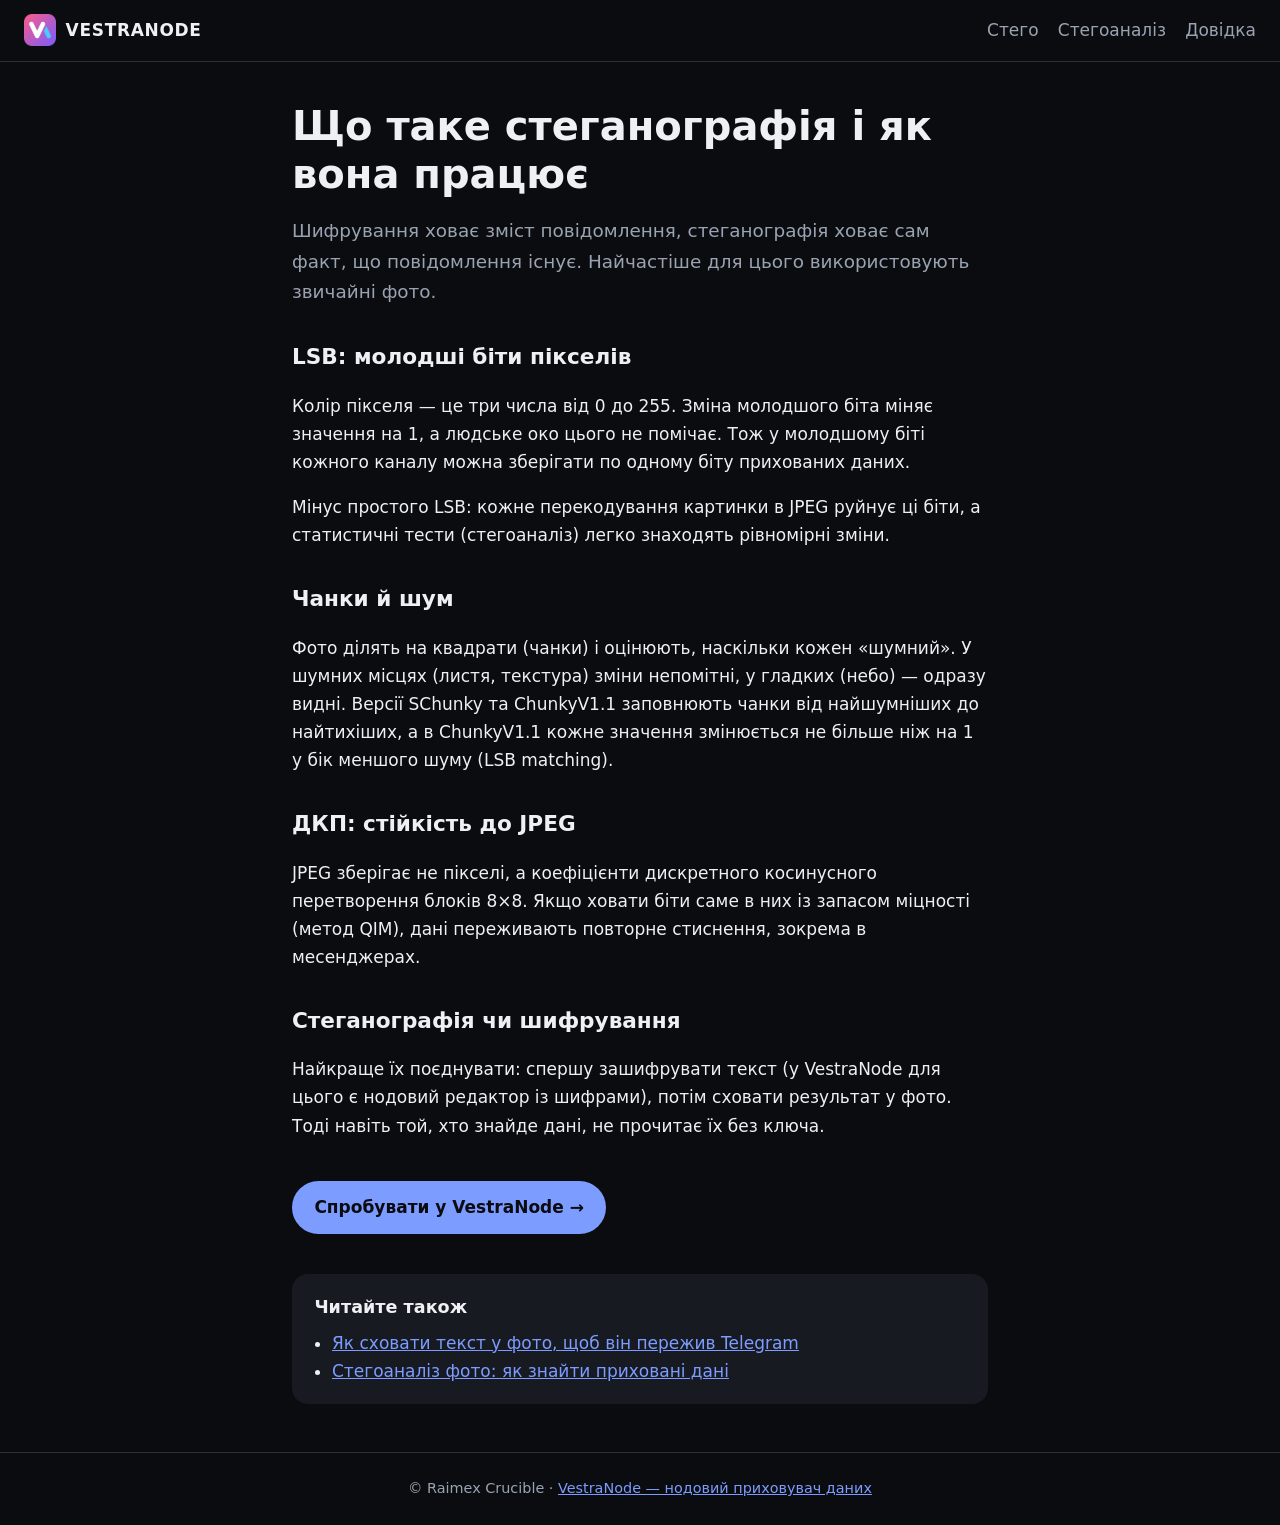
<file: scho-take-steganografiya/index.html>
<!doctype html>
<html lang="uk">
<head>
  <meta charset="utf-8">
  <meta name="viewport" content="width=device-width, initial-scale=1">
  <title>Що таке стеганографія: LSB, ДКП і чанки простими словами — VestraNode</title>
  <meta name="description" content="Стеганографія ховає сам факт повідомлення. Пояснюємо LSB, підлаштування під шум, чанки та ДКП у JPEG, і чим вони відрізняються від шифрування.">
  <link rel="canonical" href="https://vn.raimex.space/scho-take-steganografiya/">
  <meta name="robots" content="index, follow, max-image-preview:large">
  <meta name="theme-color" content="#7c9cff">
  <link rel="icon" href="/img/favicon.svg" type="image/svg+xml">
  <meta property="og:type" content="article">
  <meta property="og:site_name" content="VestraNode">
  <meta property="og:title" content="Що таке стеганографія: LSB, ДКП і чанки простими словами">
  <meta property="og:description" content="Стеганографія ховає сам факт повідомлення. Пояснюємо LSB, підлаштування під шум, чанки та ДКП у JPEG, і чим вони відрізняються від шифрування.">
  <meta property="og:url" content="https://vn.raimex.space/scho-take-steganografiya/">
  <meta property="og:image" content="https://vn.raimex.space/img/logo-1024.png">
  <meta property="og:locale" content="uk_UA">
  <meta name="twitter:card" content="summary">
  <script type="application/ld+json">{"@context":"https://schema.org","@type":"Article","headline":"Що таке стеганографія: LSB, ДКП і чанки простими словами","description":"Стеганографія ховає сам факт повідомлення. Пояснюємо LSB, підлаштування під шум, чанки та ДКП у JPEG, і чим вони відрізняються від шифрування.","inLanguage":"uk","mainEntityOfPage":"https://vn.raimex.space/scho-take-steganografiya/","dateModified":"2026-11-06","author":{"@type":"Organization","name":"Raimex Crucible"},"publisher":{"@type":"Organization","name":"Raimex Crucible","logo":{"@type":"ImageObject","url":"https://vn.raimex.space/img/logo-1024.png"}}}</script>
  <link rel="stylesheet" href="/css/seo.css">
</head>
<body>
  <header class="top"><a class="brand" href="/"><img src="/img/icon-192.png" alt="" width="32" height="32"> VESTRANODE</a>
    <nav><a href="/#/stego">Стего</a><a href="/#/analysis">Стегоаналіз</a><a href="/#/help">Довідка</a></nav></header>
  <main>
    <h1>Що таке стеганографія і як вона працює</h1>
    <p class="lead">Шифрування ховає зміст повідомлення, стеганографія ховає сам факт, що повідомлення існує. Найчастіше для цього використовують звичайні фото.</p>
    <h2>LSB: молодші біти пікселів</h2>
    <p>Колір пікселя — це три числа від 0 до 255. Зміна молодшого біта міняє значення на 1, а людське око цього не помічає. Тож у молодшому біті кожного каналу можна зберігати по одному біту прихованих даних.</p>
    <p>Мінус простого LSB: кожне перекодування картинки в JPEG руйнує ці біти, а статистичні тести (стегоаналіз) легко знаходять рівномірні зміни.</p>
    <h2>Чанки й шум</h2>
    <p>Фото ділять на квадрати (чанки) і оцінюють, наскільки кожен «шумний». У шумних місцях (листя, текстура) зміни непомітні, у гладких (небо) — одразу видні. Версії SChunky та ChunkyV1.1 заповнюють чанки від найшумніших до найтихіших, а в ChunkyV1.1 кожне значення змінюється не більше ніж на 1 у бік меншого шуму (LSB matching).</p>
    <h2>ДКП: стійкість до JPEG</h2>
    <p>JPEG зберігає не пікселі, а коефіцієнти дискретного косинусного перетворення блоків 8×8. Якщо ховати біти саме в них із запасом міцності (метод QIM), дані переживають повторне стиснення, зокрема в месенджерах.</p>
    <h2>Стеганографія чи шифрування</h2>
    <p>Найкраще їх поєднувати: спершу зашифрувати текст (у VestraNode для цього є нодовий редактор із шифрами), потім сховати результат у фото. Тоді навіть той, хто знайде дані, не прочитає їх без ключа.</p>
    <p><a class="cta" href="/#/stego">Спробувати у VestraNode →</a></p>
    <aside><h2>Читайте також</h2>
      <ul>
      <li><a href="/stego-v-telegram/">Як сховати текст у фото, щоб він пережив Telegram</a></li>
      <li><a href="/steganaliz-foto/">Стегоаналіз фото: як знайти приховані дані</a></li>
      </ul>
    </aside>
  </main>
  <footer>© Raimex Crucible · <a href="/">VestraNode — нодовий приховувач даних</a></footer>
</body>
</html>
</file>
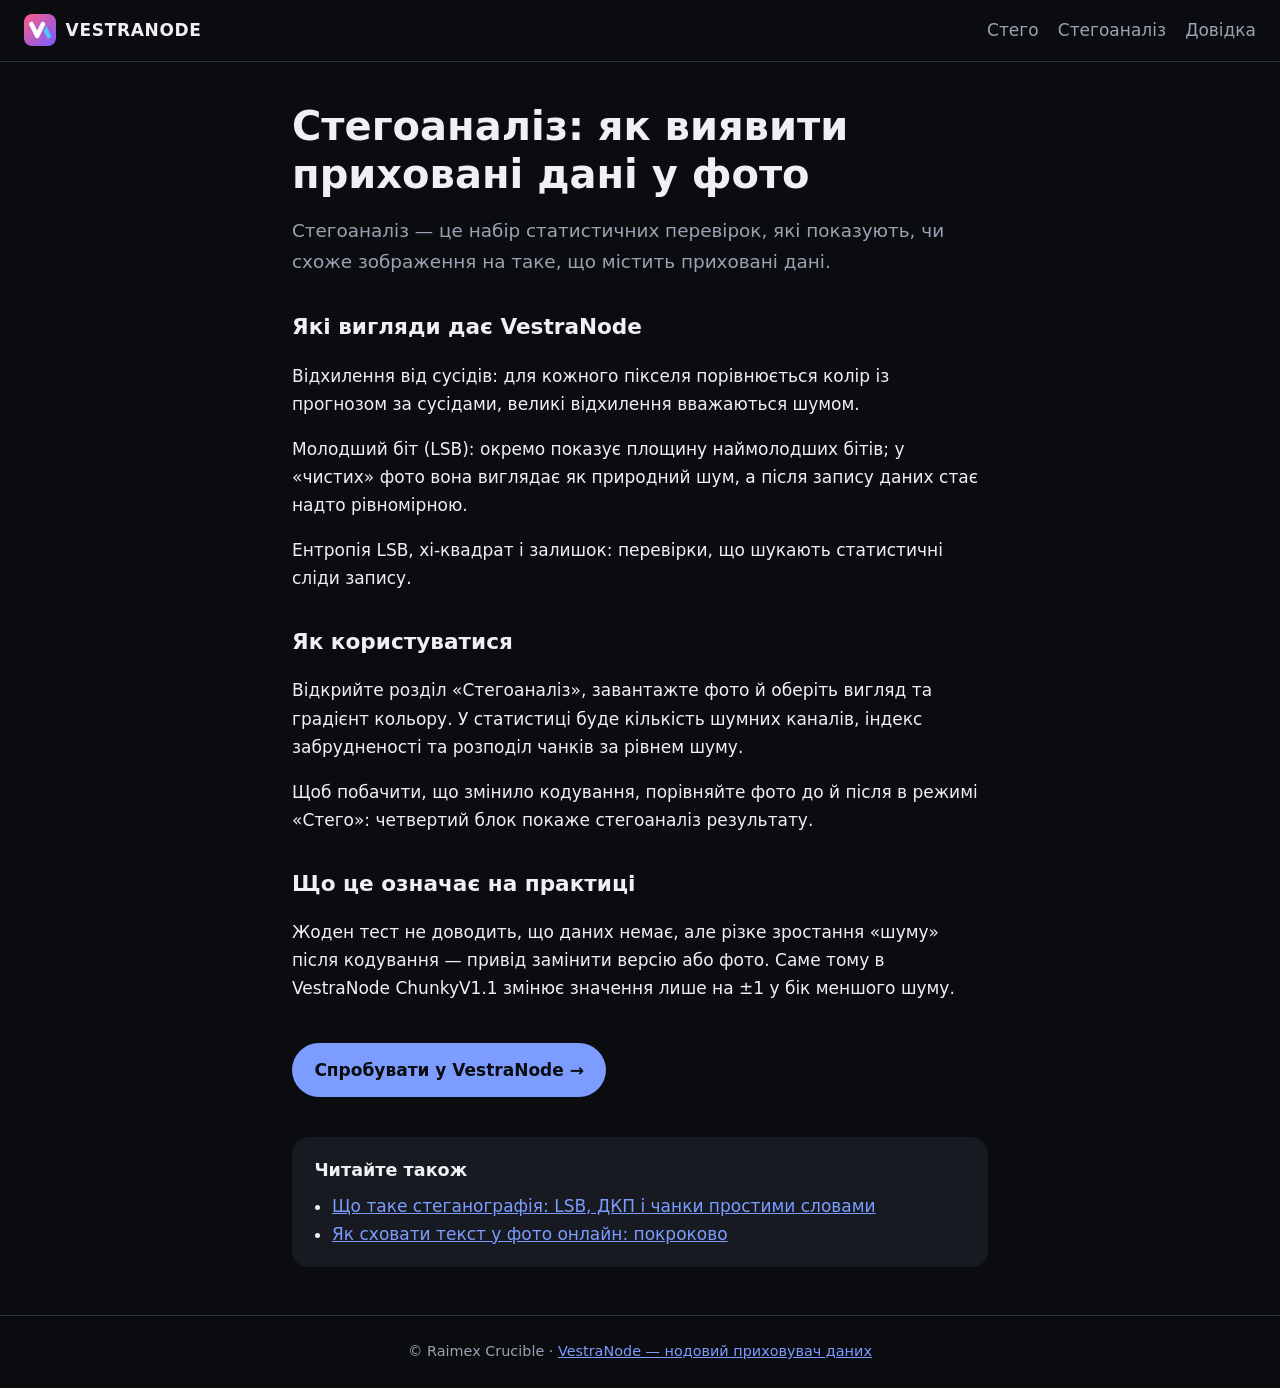
<file: steganaliz-foto/index.html>
<!doctype html>
<html lang="uk">
<head>
  <meta charset="utf-8">
  <meta name="viewport" content="width=device-width, initial-scale=1">
  <title>Стегоаналіз фото: як знайти приховані дані — VestraNode</title>
  <meta name="description" content="Карти шуму, відхилення від сусідів, молодший біт, хі-квадрат: як стегоаналіз виявляє приховані дані у зображенні і як це перевірити онлайн у VestraNode.">
  <link rel="canonical" href="https://vn.raimex.space/steganaliz-foto/">
  <meta name="robots" content="index, follow, max-image-preview:large">
  <meta name="theme-color" content="#7c9cff">
  <link rel="icon" href="/img/favicon.svg" type="image/svg+xml">
  <meta property="og:type" content="article">
  <meta property="og:site_name" content="VestraNode">
  <meta property="og:title" content="Стегоаналіз фото: як знайти приховані дані">
  <meta property="og:description" content="Карти шуму, відхилення від сусідів, молодший біт, хі-квадрат: як стегоаналіз виявляє приховані дані у зображенні і як це перевірити онлайн у VestraNode.">
  <meta property="og:url" content="https://vn.raimex.space/steganaliz-foto/">
  <meta property="og:image" content="https://vn.raimex.space/img/logo-1024.png">
  <meta property="og:locale" content="uk_UA">
  <meta name="twitter:card" content="summary">
  <script type="application/ld+json">{"@context":"https://schema.org","@type":"Article","headline":"Стегоаналіз фото: як знайти приховані дані","description":"Карти шуму, відхилення від сусідів, молодший біт, хі-квадрат: як стегоаналіз виявляє приховані дані у зображенні і як це перевірити онлайн у VestraNode.","inLanguage":"uk","mainEntityOfPage":"https://vn.raimex.space/steganaliz-foto/","dateModified":"2026-11-06","author":{"@type":"Organization","name":"Raimex Crucible"},"publisher":{"@type":"Organization","name":"Raimex Crucible","logo":{"@type":"ImageObject","url":"https://vn.raimex.space/img/logo-1024.png"}}}</script>
  <link rel="stylesheet" href="/css/seo.css">
</head>
<body>
  <header class="top"><a class="brand" href="/"><img src="/img/icon-192.png" alt="" width="32" height="32"> VESTRANODE</a>
    <nav><a href="/#/stego">Стего</a><a href="/#/analysis">Стегоаналіз</a><a href="/#/help">Довідка</a></nav></header>
  <main>
    <h1>Стегоаналіз: як виявити приховані дані у фото</h1>
    <p class="lead">Стегоаналіз — це набір статистичних перевірок, які показують, чи схоже зображення на таке, що містить приховані дані.</p>
    <h2>Які вигляди дає VestraNode</h2>
    <p>Відхилення від сусідів: для кожного пікселя порівнюється колір із прогнозом за сусідами, великі відхилення вважаються шумом.</p>
    <p>Молодший біт (LSB): окремо показує площину наймолодших бітів; у «чистих» фото вона виглядає як природний шум, а після запису даних стає надто рівномірною.</p>
    <p>Ентропія LSB, хі-квадрат і залишок: перевірки, що шукають статистичні сліди запису.</p>
    <h2>Як користуватися</h2>
    <p>Відкрийте розділ «Стегоаналіз», завантажте фото й оберіть вигляд та градієнт кольору. У статистиці буде кількість шумних каналів, індекс забрудненості та розподіл чанків за рівнем шуму.</p>
    <p>Щоб побачити, що змінило кодування, порівняйте фото до й після в режимі «Стего»: четвертий блок покаже стегоаналіз результату.</p>
    <h2>Що це означає на практиці</h2>
    <p>Жоден тест не доводить, що даних немає, але різке зростання «шуму» після кодування — привід замінити версію або фото. Саме тому в VestraNode ChunkyV1.1 змінює значення лише на ±1 у бік меншого шуму.</p>
    <p><a class="cta" href="/#/stego">Спробувати у VestraNode →</a></p>
    <aside><h2>Читайте також</h2>
      <ul>
      <li><a href="/scho-take-steganografiya/">Що таке стеганографія: LSB, ДКП і чанки простими словами</a></li>
      <li><a href="/yak-prihovati-tekst-u-foto/">Як сховати текст у фото онлайн: покроково</a></li>
      </ul>
    </aside>
  </main>
  <footer>© Raimex Crucible · <a href="/">VestraNode — нодовий приховувач даних</a></footer>
</body>
</html>
</file>
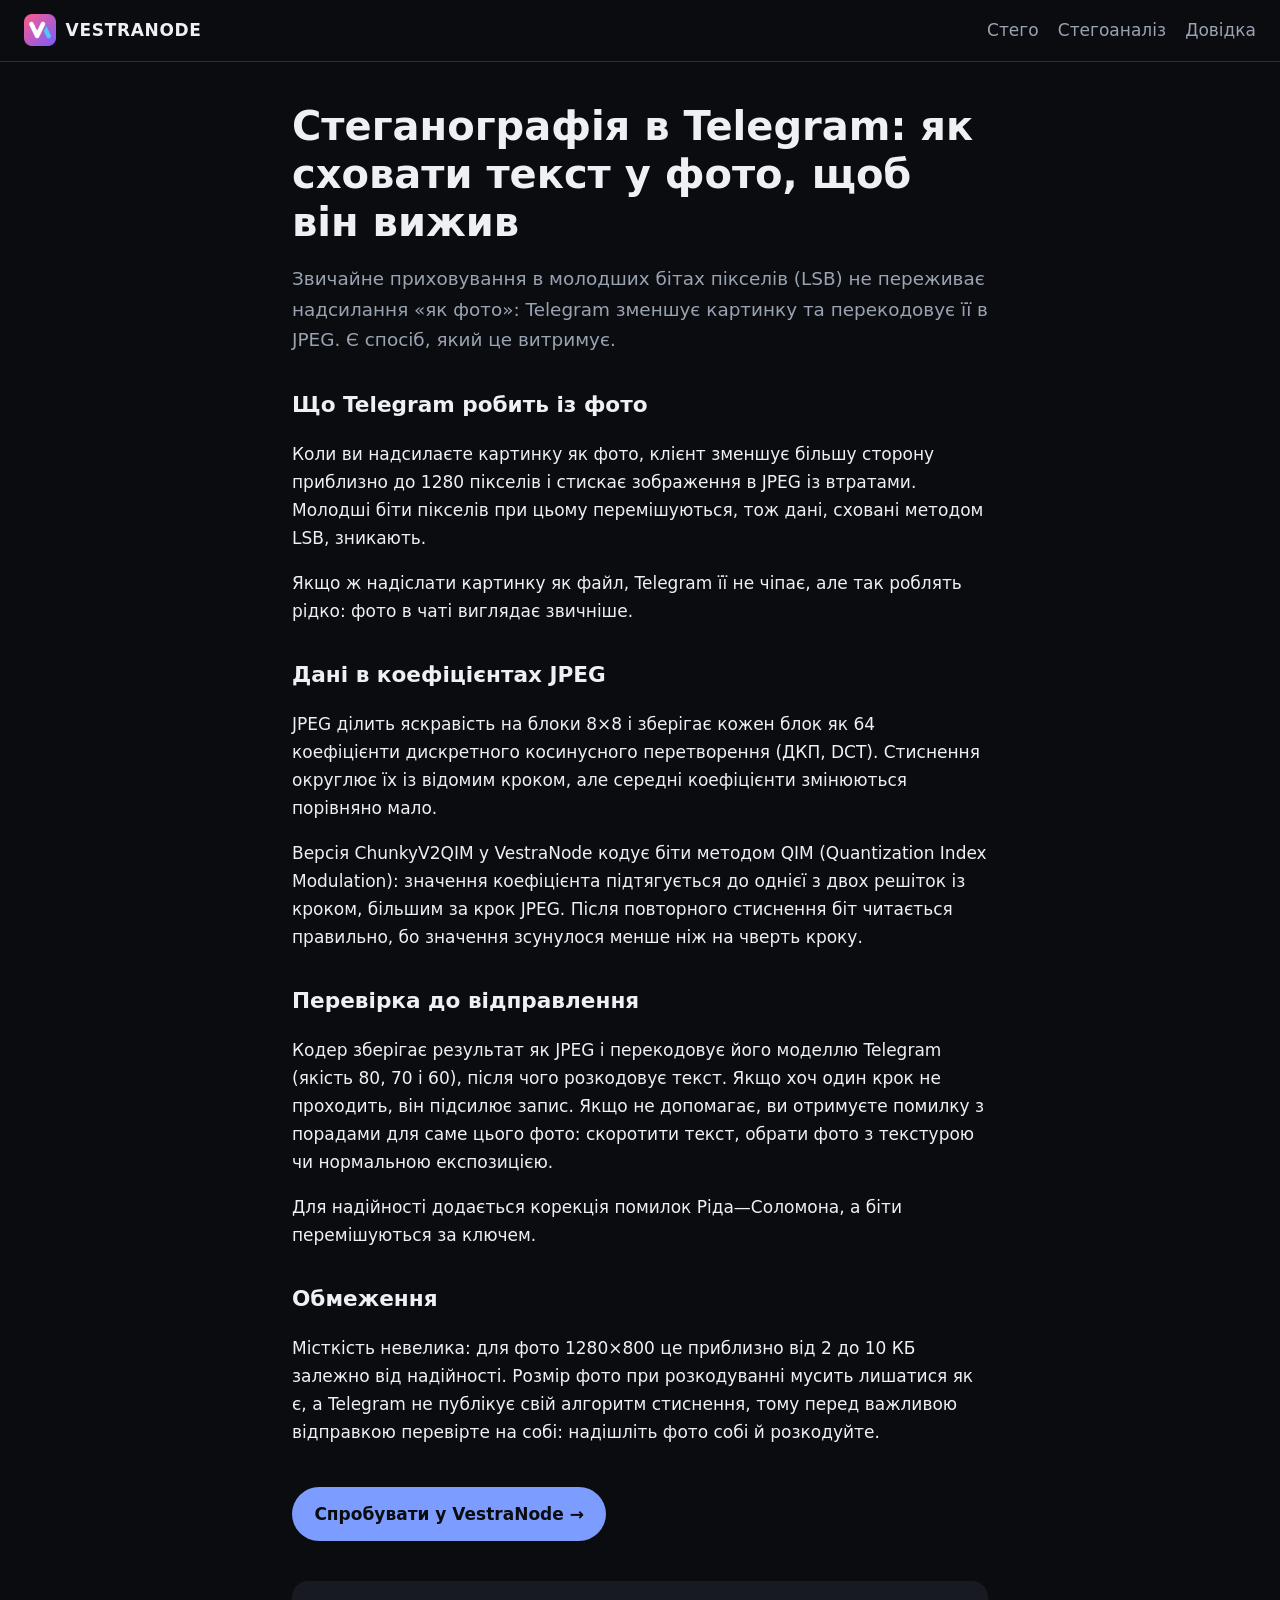
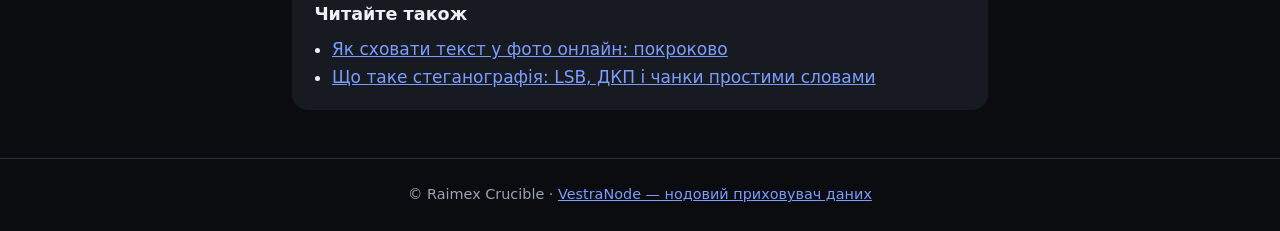
<file: stego-v-telegram/index.html>
<!doctype html>
<html lang="uk">
<head>
  <meta charset="utf-8">
  <meta name="viewport" content="width=device-width, initial-scale=1">
  <title>Як сховати текст у фото, щоб він пережив Telegram — VestraNode</title>
  <meta name="description" content="Telegram перекодовує фото в JPEG і знищує дані в молодших бітах. Розбираємо, як ChunkyV2QIM ховає текст у коефіцієнтах ДКП і перевіряє, що він доживе до адресата.">
  <link rel="canonical" href="https://vn.raimex.space/stego-v-telegram/">
  <meta name="robots" content="index, follow, max-image-preview:large">
  <meta name="theme-color" content="#7c9cff">
  <link rel="icon" href="/img/favicon.svg" type="image/svg+xml">
  <meta property="og:type" content="article">
  <meta property="og:site_name" content="VestraNode">
  <meta property="og:title" content="Як сховати текст у фото, щоб він пережив Telegram">
  <meta property="og:description" content="Telegram перекодовує фото в JPEG і знищує дані в молодших бітах. Розбираємо, як ChunkyV2QIM ховає текст у коефіцієнтах ДКП і перевіряє, що він доживе до адресата.">
  <meta property="og:url" content="https://vn.raimex.space/stego-v-telegram/">
  <meta property="og:image" content="https://vn.raimex.space/img/logo-1024.png">
  <meta property="og:locale" content="uk_UA">
  <meta name="twitter:card" content="summary">
  <script type="application/ld+json">{"@context":"https://schema.org","@type":"Article","headline":"Як сховати текст у фото, щоб він пережив Telegram","description":"Telegram перекодовує фото в JPEG і знищує дані в молодших бітах. Розбираємо, як ChunkyV2QIM ховає текст у коефіцієнтах ДКП і перевіряє, що він доживе до адресата.","inLanguage":"uk","mainEntityOfPage":"https://vn.raimex.space/stego-v-telegram/","dateModified":"2026-11-06","author":{"@type":"Organization","name":"Raimex Crucible"},"publisher":{"@type":"Organization","name":"Raimex Crucible","logo":{"@type":"ImageObject","url":"https://vn.raimex.space/img/logo-1024.png"}}}</script>
  <link rel="stylesheet" href="/css/seo.css">
</head>
<body>
  <header class="top"><a class="brand" href="/"><img src="/img/icon-192.png" alt="" width="32" height="32"> VESTRANODE</a>
    <nav><a href="/#/stego">Стего</a><a href="/#/analysis">Стегоаналіз</a><a href="/#/help">Довідка</a></nav></header>
  <main>
    <h1>Стеганографія в Telegram: як сховати текст у фото, щоб він вижив</h1>
    <p class="lead">Звичайне приховування в молодших бітах пікселів (LSB) не переживає надсилання «як фото»: Telegram зменшує картинку та перекодовує її в JPEG. Є спосіб, який це витримує.</p>
    <h2>Що Telegram робить із фото</h2>
    <p>Коли ви надсилаєте картинку як фото, клієнт зменшує більшу сторону приблизно до 1280 пікселів і стискає зображення в JPEG із втратами. Молодші біти пікселів при цьому перемішуються, тож дані, сховані методом LSB, зникають.</p>
    <p>Якщо ж надіслати картинку як файл, Telegram її не чіпає, але так роблять рідко: фото в чаті виглядає звичніше.</p>
    <h2>Дані в коефіцієнтах JPEG</h2>
    <p>JPEG ділить яскравість на блоки 8×8 і зберігає кожен блок як 64 коефіцієнти дискретного косинусного перетворення (ДКП, DCT). Стиснення округлює їх із відомим кроком, але середні коефіцієнти змінюються порівняно мало.</p>
    <p>Версія ChunkyV2QIM у VestraNode кодує біти методом QIM (Quantization Index Modulation): значення коефіцієнта підтягується до однієї з двох решіток із кроком, більшим за крок JPEG. Після повторного стиснення біт читається правильно, бо значення зсунулося менше ніж на чверть кроку.</p>
    <h2>Перевірка до відправлення</h2>
    <p>Кодер зберігає результат як JPEG і перекодовує його моделлю Telegram (якість 80, 70 і 60), після чого розкодовує текст. Якщо хоч один крок не проходить, він підсилює запис. Якщо не допомагає, ви отримуєте помилку з порадами для саме цього фото: скоротити текст, обрати фото з текстурою чи нормальною експозицією.</p>
    <p>Для надійності додається корекція помилок Ріда—Соломона, а біти перемішуються за ключем.</p>
    <h2>Обмеження</h2>
    <p>Місткість невелика: для фото 1280×800 це приблизно від 2 до 10 КБ залежно від надійності. Розмір фото при розкодуванні мусить лишатися як є, а Telegram не публікує свій алгоритм стиснення, тому перед важливою відправкою перевірте на собі: надішліть фото собі й розкодуйте.</p>
    <p><a class="cta" href="/#/stego">Спробувати у VestraNode →</a></p>
    <aside><h2>Читайте також</h2>
      <ul>
      <li><a href="/yak-prihovati-tekst-u-foto/">Як сховати текст у фото онлайн: покроково</a></li>
      <li><a href="/scho-take-steganografiya/">Що таке стеганографія: LSB, ДКП і чанки простими словами</a></li>
      </ul>
    </aside>
  </main>
  <footer>© Raimex Crucible · <a href="/">VestraNode — нодовий приховувач даних</a></footer>
</body>
</html>
</file>
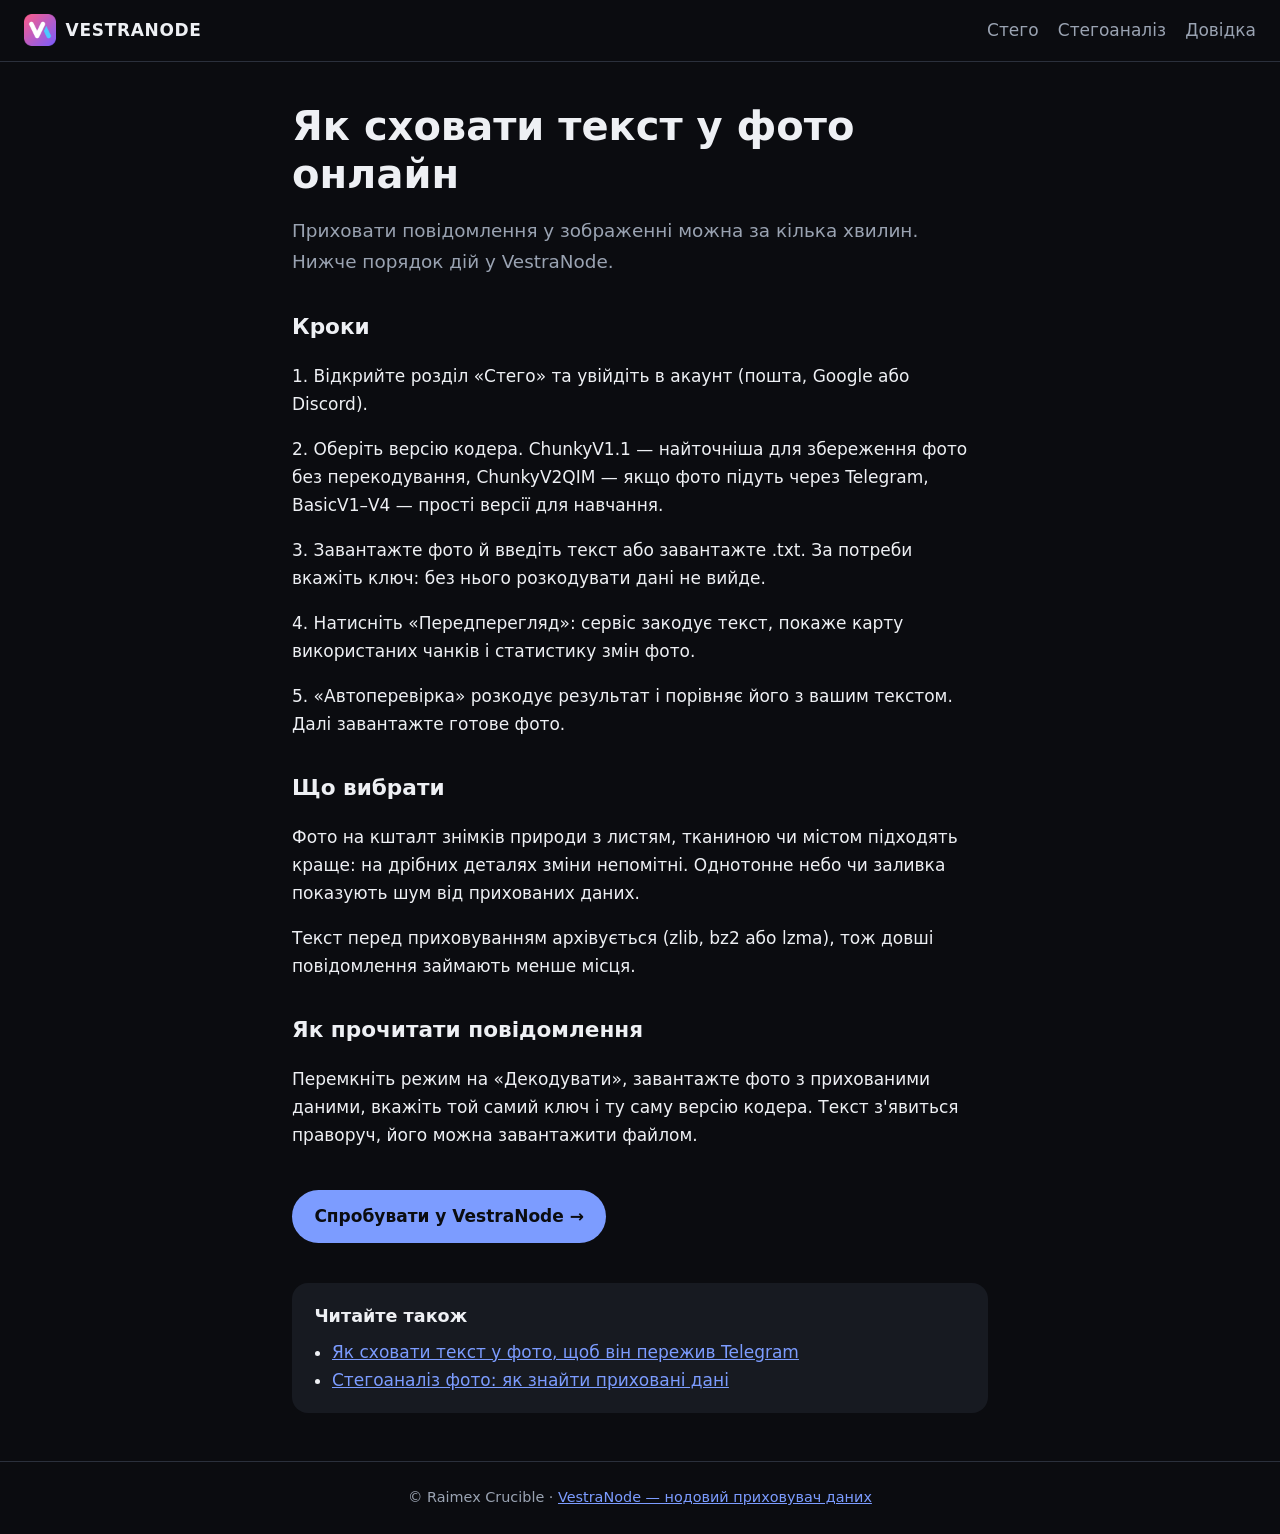
<file: yak-prihovati-tekst-u-foto/index.html>
<!doctype html>
<html lang="uk">
<head>
  <meta charset="utf-8">
  <meta name="viewport" content="width=device-width, initial-scale=1">
  <title>Як сховати текст у фото онлайн: покроково — VestraNode</title>
  <meta name="description" content="Покрокова інструкція: завантажте фото, введіть текст, оберіть версію стего, зробіть передперегляд і завантажте результат. Працює онлайн, без встановлення програм.">
  <link rel="canonical" href="https://vn.raimex.space/yak-prihovati-tekst-u-foto/">
  <meta name="robots" content="index, follow, max-image-preview:large">
  <meta name="theme-color" content="#7c9cff">
  <link rel="icon" href="/img/favicon.svg" type="image/svg+xml">
  <meta property="og:type" content="article">
  <meta property="og:site_name" content="VestraNode">
  <meta property="og:title" content="Як сховати текст у фото онлайн: покроково">
  <meta property="og:description" content="Покрокова інструкція: завантажте фото, введіть текст, оберіть версію стего, зробіть передперегляд і завантажте результат. Працює онлайн, без встановлення програм.">
  <meta property="og:url" content="https://vn.raimex.space/yak-prihovati-tekst-u-foto/">
  <meta property="og:image" content="https://vn.raimex.space/img/logo-1024.png">
  <meta property="og:locale" content="uk_UA">
  <meta name="twitter:card" content="summary">
  <script type="application/ld+json">{"@context":"https://schema.org","@type":"Article","headline":"Як сховати текст у фото онлайн: покроково","description":"Покрокова інструкція: завантажте фото, введіть текст, оберіть версію стего, зробіть передперегляд і завантажте результат. Працює онлайн, без встановлення програм.","inLanguage":"uk","mainEntityOfPage":"https://vn.raimex.space/yak-prihovati-tekst-u-foto/","dateModified":"2026-11-06","author":{"@type":"Organization","name":"Raimex Crucible"},"publisher":{"@type":"Organization","name":"Raimex Crucible","logo":{"@type":"ImageObject","url":"https://vn.raimex.space/img/logo-1024.png"}}}</script>
  <link rel="stylesheet" href="/css/seo.css">
</head>
<body>
  <header class="top"><a class="brand" href="/"><img src="/img/icon-192.png" alt="" width="32" height="32"> VESTRANODE</a>
    <nav><a href="/#/stego">Стего</a><a href="/#/analysis">Стегоаналіз</a><a href="/#/help">Довідка</a></nav></header>
  <main>
    <h1>Як сховати текст у фото онлайн</h1>
    <p class="lead">Приховати повідомлення у зображенні можна за кілька хвилин. Нижче порядок дій у VestraNode.</p>
    <h2>Кроки</h2>
    <p>1. Відкрийте розділ «Стего» та увійдіть в акаунт (пошта, Google або Discord).</p>
    <p>2. Оберіть версію кодера. ChunkyV1.1 — найточніша для збереження фото без перекодування, ChunkyV2QIM — якщо фото підуть через Telegram, BasicV1–V4 — прості версії для навчання.</p>
    <p>3. Завантажте фото й введіть текст або завантажте .txt. За потреби вкажіть ключ: без нього розкодувати дані не вийде.</p>
    <p>4. Натисніть «Передперегляд»: сервіс закодує текст, покаже карту використаних чанків і статистику змін фото.</p>
    <p>5. «Автоперевірка» розкодує результат і порівняє його з вашим текстом. Далі завантажте готове фото.</p>
    <h2>Що вибрати</h2>
    <p>Фото на кшталт знімків природи з листям, тканиною чи містом підходять краще: на дрібних деталях зміни непомітні. Однотонне небо чи заливка показують шум від прихованих даних.</p>
    <p>Текст перед приховуванням архівується (zlib, bz2 або lzma), тож довші повідомлення займають менше місця.</p>
    <h2>Як прочитати повідомлення</h2>
    <p>Перемкніть режим на «Декодувати», завантажте фото з прихованими даними, вкажіть той самий ключ і ту саму версію кодера. Текст з&#x27;явиться праворуч, його можна завантажити файлом.</p>
    <p><a class="cta" href="/#/stego">Спробувати у VestraNode →</a></p>
    <aside><h2>Читайте також</h2>
      <ul>
      <li><a href="/stego-v-telegram/">Як сховати текст у фото, щоб він пережив Telegram</a></li>
      <li><a href="/steganaliz-foto/">Стегоаналіз фото: як знайти приховані дані</a></li>
      </ul>
    </aside>
  </main>
  <footer>© Raimex Crucible · <a href="/">VestraNode — нодовий приховувач даних</a></footer>
</body>
</html>
</file>
<file: css/base.css>
/* ===== VestraNode — база: теми, компоненти ===== */
:root {
  --accent: #7c9cff;
  --on-accent: #0b0c10;
  --bg: #0b0c10; --bg-2: #12141a; --card: #171a21; --card-2: #1e222b; --line: #2b303c;
  --text: #eef0f4; --muted: #9aa3b2; --faint: #6c7586;
  --accent-ink: var(--accent);
  --danger: #ff6b6b; --ok: #5fd68a; --warn: #ffd166;
  --radius: 1rem; --shadow: 0 0.625rem 1.875rem rgba(0, 0, 0, .35);
  --font: "Inter", "Segoe UI", system-ui, -apple-system, Roboto, sans-serif;
  --header-h: 4.25rem;
  /* ширини контейнерів: у rem (масштабуються разом з інтерфейсом) і не менше частки вікна — щоб на 2K/4K/ultrawide не лишалось порожніх смуг */
  --wide: max(150rem, 86vw); --land: max(120rem, 64vw);
  --pad-x: clamp(1.25rem, 2.2vw, 5rem);
  color-scheme: dark;
}
:root[data-theme="light"] {
  --bg: #f3f5f9; --bg-2: #ffffff; --card: #ffffff; --card-2: #eef1f6; --line: #d8dde8;
  --text: #171a21; --muted: #4d5666; --faint: #697284;
  --accent-ink: color-mix(in srgb, var(--accent) 48%, #0b1020);
  --danger: #c62828; --ok: #17803f; --warn: #946000;
  --shadow: 0 0.625rem 1.875rem rgba(20, 30, 60, .12);
  color-scheme: light;
}

* { box-sizing: border-box; }
html, body { margin: 0; min-height: 100%; }
body { background: var(--bg); color: var(--text); font: 0.9375rem/1.5 var(--font); -webkit-font-smoothing: antialiased; }
button, input, textarea, select { font: inherit; color: inherit; }
button { cursor: pointer; }
a { color: inherit; text-decoration: none; }
[hidden] { display: none !important; }
small { color: var(--muted); }
h1, h2, h3, h4 { margin: 0; line-height: 1.15; }

/* ---------- смуги прокручування ---------- */
*::-webkit-scrollbar { width: 0.75rem; height: 0.75rem; }
*::-webkit-scrollbar-track { background: transparent; margin: 0.25rem; }
*::-webkit-scrollbar-thumb { background: color-mix(in srgb, var(--muted) 38%, transparent); background-clip: padding-box; border: 0.1875rem solid transparent; border-radius: 62.4375rem; }
*::-webkit-scrollbar-thumb:hover { background: var(--accent); background-clip: padding-box; border: 0.1875rem solid transparent; }
*::-webkit-scrollbar-button { display: none; }
*::-webkit-scrollbar-corner { background: transparent; }

/* ---------- кнопки ---------- */
.btn {
  display: inline-flex; align-items: center; justify-content: center; gap: 0.5rem; padding: 0.625rem 1.125rem; border: 1px solid transparent;
  border-radius: 0.75rem; background: var(--accent); color: var(--on-accent); font-weight: 600; transition: filter .15s, transform .06s, background .15s, border-color .15s, opacity .15s;
  white-space: nowrap;
}
.btn:hover:not(:disabled) { filter: brightness(1.08); }
.btn:active:not(:disabled) { transform: translateY(1px); }
.btn:disabled { opacity: .45; cursor: not-allowed; }
.btn.ghost { background: var(--card-2); color: var(--text); border-color: var(--line); font-weight: 500; }
.btn.ghost:hover:not(:disabled) { border-color: var(--accent); filter: none; }
.btn.danger { background: color-mix(in srgb, var(--danger) 18%, transparent); color: var(--danger); border-color: color-mix(in srgb, var(--danger) 40%, transparent); }
.btn.danger:hover:not(:disabled) { background: var(--danger); color: #fff; filter: none; }
.btn.pill { border-radius: 62.4375rem; padding: 0.75rem 1.5rem; }
.btn.small { padding: 0.375rem 0.75rem; border-radius: 0.625rem; font-size: 0.8125rem; }
.btn.block { width: 100%; }
.icon-btn { width: 2rem; height: 2rem; display: inline-grid; place-items: center; border: 0; border-radius: 0.5625rem; background: transparent; color: var(--muted); transition: background .15s, color .15s; }
.icon-btn:hover { background: var(--card-2); color: var(--text); }
.icon-btn.danger:hover { background: var(--danger); color: #fff; }

/* ---------- поля ---------- */
.input, .textarea {
  width: 100%; padding: 0.625rem 0.8125rem; background: var(--card-2); border: 1px solid var(--line); border-radius: 0.75rem; outline: none;
  transition: border-color .15s, box-shadow .15s;
}
.input:focus, .textarea:focus { border-color: var(--accent); box-shadow: 0 0 0 0.1875rem color-mix(in srgb, var(--accent) 25%, transparent); }
.input.num { font-variant-numeric: tabular-nums; }
.textarea { resize: vertical; min-height: 6rem; font-family: ui-monospace, Consolas, monospace; font-size: 0.8125rem; }
.field { display: grid; gap: 0.375rem; }
.field > span, .label { font-size: 0.8125rem; color: var(--muted); font-weight: 500; }

.check { display: flex; align-items: center; gap: 0.625rem; cursor: pointer; user-select: none; }
.check input { width: 1.125rem; height: 1.125rem; accent-color: var(--accent); margin: 0; }

.switch { position: relative; width: 2.625rem; height: 1.5rem; flex: none; }
.switch input { opacity: 0; position: absolute; inset: 0; margin: 0; cursor: pointer; z-index: 1; }
.switch i { position: absolute; inset: 0; background: var(--line); border-radius: 62.4375rem; transition: background .2s; }
.switch i::after { content: ""; position: absolute; top: 0.1875rem; left: 0.1875rem; width: 1.125rem; height: 1.125rem; border-radius: 50%; background: #fff; transition: transform .2s; }
.switch input:checked + i { background: var(--accent); }
.switch input:checked + i::after { transform: translateX(1.125rem); }

/* ---------- картки / чипи ---------- */
.card { background: var(--card); border: 1px solid var(--line); border-radius: var(--radius); padding: 1.25rem; }
.chip { display: inline-flex; align-items: center; gap: 0.375rem; padding: 0.1875rem 0.625rem; border-radius: 62.4375rem; background: var(--card-2); border: 1px solid var(--line); font-size: 0.75rem; color: var(--muted); }
.seg { display: inline-flex; background: var(--card-2); border: 1px solid var(--line); border-radius: 0.75rem; padding: 0.1875rem; gap: 0.1875rem; }
.seg button { border: 0; background: transparent; padding: 0.4375rem 0.875rem; border-radius: 0.5625rem; color: var(--muted); white-space: nowrap; transition: background .15s, color .15s; }
.seg button.on { background: var(--accent); color: var(--on-accent); font-weight: 600; }
.seg button:disabled { opacity: .4; cursor: not-allowed; }

/* ---------- спадний список (власний, закруглений) ---------- */
.dd { position: relative; }
.dd-btn { display: flex; align-items: center; justify-content: space-between; gap: 0.625rem; width: 100%; text-align: left; padding: 0.5625rem 0.75rem; background: var(--card-2); border: 1px solid var(--line); border-radius: 0.75rem; transition: border-color .15s, box-shadow .15s; }
.dd-btn:hover { border-color: color-mix(in srgb, var(--accent) 55%, var(--line)); }
.dd.open .dd-btn, .dd-btn:focus-visible { border-color: var(--accent); outline: none; box-shadow: 0 0 0 0.1875rem color-mix(in srgb, var(--accent) 25%, transparent); }
.dd-val { min-width: 0; overflow: hidden; text-overflow: ellipsis; white-space: nowrap; }
.dd-chev { flex: none; color: var(--muted); transition: transform .2s; }
.dd.open .dd-chev { transform: rotate(180deg); color: var(--accent-ink); }
.dd-menu {
  position: absolute; left: 0; min-width: 100%; top: calc(100% + 0.375rem); z-index: 80; padding: 0.375rem; max-height: 20rem; overflow-y: auto;
  background: var(--card); border: 1px solid var(--line); border-radius: 0.875rem; box-shadow: 0 0.875rem 2.25rem rgba(0, 0, 0, .5); display: grid; gap: 0.125rem;
  animation: pop .14s ease-out;
}
.dd-menu.up { top: auto; bottom: calc(100% + 0.375rem); }
.dd-item { display: flex; align-items: center; justify-content: space-between; gap: 0.75rem; width: 100%; text-align: left; padding: 0.5rem 0.6875rem; border: 0; border-radius: 0.625rem; background: transparent; white-space: nowrap; }
.dd-item:hover, .dd-item:focus-visible { background: color-mix(in srgb, var(--accent) 14%, transparent); outline: none; }
.dd-item.on { background: color-mix(in srgb, var(--accent) 10%, transparent); }
.dd-item .tick { width: 1rem; height: 1rem; color: var(--accent-ink); opacity: 0; flex: none; }
.dd-item.on .tick { opacity: 1; }
@keyframes pop { from { opacity: 0; transform: translateY(-6px) scale(.98); } to { opacity: 1; transform: none; } }

/* ---------- контекстні меню ---------- */
.ctx { position: fixed; z-index: 200; min-width: 11.875rem; padding: 0.375rem; background: var(--card); border: 1px solid var(--line); border-radius: 0.875rem; box-shadow: 0 1rem 2.5rem rgba(0, 0, 0, .55); animation: pop .12s ease-out; }
.ctx button { display: flex; align-items: center; gap: 0.625rem; width: 100%; padding: 0.5rem 0.6875rem; border: 0; border-radius: 0.5625rem; background: transparent; text-align: left; }
.ctx button:hover { background: color-mix(in srgb, var(--accent) 14%, transparent); }
.ctx button.danger { color: var(--danger); }
.ctx button.danger:hover { background: color-mix(in srgb, var(--danger) 16%, transparent); }
.ctx hr { border: 0; border-top: 1px solid var(--line); margin: 0.3125rem 0.25rem; }

/* ---------- модальні вікна ---------- */
.modal-back { position: fixed; inset: 0; z-index: 300; display: grid; place-items: center; background: rgba(0, 0, 0, .6); backdrop-filter: blur(0.25rem); animation: fade .15s; }
.modal { width: min(27.5rem, 92vw); padding: 1.5rem; background: var(--card); border: 1px solid var(--line); border-radius: 1.25rem; box-shadow: var(--shadow); animation: pop .18s ease-out; }
.modal h3 { font-size: 1.1875rem; margin-bottom: 0.5rem; }
.modal p { color: var(--muted); margin: 0 0 1rem; }
.modal .actions { display: flex; justify-content: flex-end; gap: 0.625rem; margin-top: 1.125rem; }
@keyframes fade { from { opacity: 0; } to { opacity: 1; } }

/* ---------- сповіщення ---------- */
#toasts { position: fixed; right: 1.25rem; top: calc(var(--header-h) + 0.75rem); z-index: 400; display: grid; gap: 0.625rem; max-width: min(27.5rem, 92vw); }
.toast { display: flex; gap: 0.75rem; align-items: flex-start; padding: 0.75rem 0.875rem; border-radius: 0.875rem; background: var(--card); border: 1px solid var(--line); box-shadow: var(--shadow); animation: slide-in .22s ease-out; }
.toast.error { border-color: var(--danger); background: color-mix(in srgb, var(--danger) 14%, var(--card)); }
.toast.error .ico { color: var(--danger); }
.toast.ok { border-color: var(--ok); } .toast.ok .ico { color: var(--ok); }
.toast.info .ico { color: var(--accent-ink); }
.toast.warn { border-color: var(--warn); } .toast.warn .ico { color: var(--warn); }
.toast .msg { flex: 1; }
.toast button { border: 0; background: none; color: var(--muted); padding: 0 0.125rem; }
@keyframes slide-in { from { opacity: 0; transform: translateX(24px); } to { opacity: 1; transform: none; } }

/* ---------- верхня панель ---------- */
#topbar { position: sticky; top: 0; z-index: 90; height: var(--header-h); display: flex; align-items: center; gap: 1.75rem; padding: 0 1.75rem; background: color-mix(in srgb, var(--bg) 82%, transparent); backdrop-filter: blur(0.875rem); border-bottom: 1px solid color-mix(in srgb, var(--line) 60%, transparent); }
#topbar.transparent { background: transparent; border-bottom-color: transparent; backdrop-filter: none; position: fixed; left: 0; right: 0; transition: background .25s, backdrop-filter .25s; }
#topbar.transparent.scrolled { background: rgba(0, 0, 0, .72); backdrop-filter: blur(0.875rem); border-bottom-color: rgba(255, 255, 255, .1); }
.logo { display: flex; align-items: center; gap: 0.625rem; font-weight: 800; letter-spacing: 0.0312rem; font-size: 1.1875rem; }
.logo svg { width: 1.875rem; height: 1.875rem; }
.nav { display: flex; align-items: center; gap: 0.25rem; flex: 1; }
.nav a, .nav .nav-dd button { display: inline-flex; align-items: center; gap: 0.375rem; padding: 0.5rem 0.875rem; border: 0; background: transparent; border-radius: 0.625rem; color: var(--text); font-weight: 500; opacity: .86; transition: background .15s, opacity .15s; }
.nav a:hover, .nav .nav-dd button:hover, .nav a.on { background: color-mix(in srgb, var(--text) 9%, transparent); opacity: 1; }
.nav-dd { position: relative; }
.nav-dd .menu { position: absolute; top: calc(100% + 0.5rem); left: 0; min-width: 14.375rem; }
.top-right { display: flex; align-items: center; gap: 0.75rem; }
.paxel-chip { display: inline-flex; align-items: center; gap: 0.4375rem; padding: 0.375rem 0.75rem; border-radius: 62.4375rem; border: 1px solid var(--line); background: var(--card); font-weight: 600; font-size: 0.875rem; }
.paxel-chip i { width: 0.875rem; height: 0.875rem; border-radius: 0.25rem; background: linear-gradient(135deg, #ffb454, #ff5c8a); transform: rotate(45deg) scale(.85); }
.avatar { width: 2.5rem; height: 2.5rem; border-radius: 50%; object-fit: cover; background: var(--card-2); border: 0.125rem solid var(--line); display: grid; place-items: center; font-weight: 700; color: var(--accent-ink); overflow: hidden; transition: border-color .15s; }
.avatar-btn { border: 0; background: none; padding: 0; border-radius: 50%; }
.avatar-btn:hover .avatar, .avatar-btn[aria-expanded="true"] .avatar { border-color: var(--accent); }
.menu { padding: 0.375rem; background: var(--card); border: 1px solid var(--line); border-radius: 1rem; box-shadow: 0 1.125rem 2.75rem rgba(0, 0, 0, .5); animation: pop .14s ease-out; }
.menu .who { padding: 0.625rem 0.75rem 0.5rem; }
.menu .who b { display: block; } .menu .who small { display: block; }
.menu a, .menu button.row { display: flex; align-items: center; gap: 0.75rem; width: 100%; padding: 0.5625rem 0.75rem; border: 0; border-radius: 0.625rem; background: transparent; text-align: left; color: var(--text); }
.menu a:hover, .menu button.row:hover { background: color-mix(in srgb, var(--accent) 13%, transparent); }
.menu hr { border: 0; border-top: 1px solid var(--line); margin: 0.375rem 0.25rem; }
.menu .row-split { justify-content: space-between; }
.avatar-menu { position: absolute; right: 1.75rem; top: calc(var(--header-h) - 0.375rem); width: 16.25rem; z-index: 120; }
.premium-tag { display: inline-block; font-size: 0.6875rem; font-weight: 800; letter-spacing: 0.0375rem; padding: 0.125rem 0.5rem; border-radius: 0.375rem; color: #1a1205; background: linear-gradient(90deg, #ffd166, #ff9a5c); }

main#app { min-height: calc(100vh - var(--header-h)); }

@media (max-width: 860px) {
  #topbar { padding: 0 0.875rem; gap: 0.625rem; }
  .nav { display: none; }
  .top-right { margin-left: auto; }
  .avatar-menu { right: 0.875rem; }
}

.no-anim *, .no-anim *::before, .no-anim *::after { animation: none !important; transition: none !important; }
</file>
<file: css/landing.css>
/* ===== Головна сторінка (у стилі Parsec) ===== */
body[data-page="home"] { background: #000; }
body[data-page="home"] #topbar { color: #fff; }
.nav-dd .menu a { display: block; width: 100%; }
.nav-dd .menu { background: var(--card); }
.try { background: transparent !important; color: #fff !important; border: 0.125rem solid #fff !important; padding: 0.625rem 1.375rem; }
.try:hover { background: #fff !important; color: #000 !important; filter: none !important; }

.hero { position: relative; overflow: hidden; background: #000; color: #fff; padding: 9.375rem 1.5rem 0; text-align: center; isolation: isolate; }
.hero-glow { position: absolute; z-index: -2; pointer-events: none; will-change: transform; }
/* один суцільний розсіяний перелив «з-за прикладу» (як у Parsec): бордовий зліва плавно переходить через фіолетово-синій у бірюзовий справа, без темного провалу посередині;
   радіальна маска розмиває краї вгору й униз, а широкі краї виходять за екран */
.hero-glow.a { width: 200vw; height: 78vw; left: -50vw; top: -30vw; filter: blur(7rem);
  background: linear-gradient(97deg, rgba(168, 56, 100, .95) 0%, rgba(140, 56, 126, .9) 22%, rgba(112, 76, 164, .85) 50%, rgba(50, 120, 176, .88) 76%, rgba(34, 168, 190, .95) 100%);
  -webkit-mask-image: radial-gradient(ellipse 50% 50% at 50% 50%, #000 0%, rgba(0, 0, 0, .8) 30%, rgba(0, 0, 0, .35) 62%, transparent 100%); mask-image: radial-gradient(ellipse 50% 50% at 50% 50%, #000 0%, rgba(0, 0, 0, .8) 30%, rgba(0, 0, 0, .35) 62%, transparent 100%);
  opacity: .7; animation: drift-a 22s ease-in-out infinite alternate; }
.hero-glow.b { width: 64vw; height: 46vw; right: -24vw; top: -16vw; filter: blur(9rem); background: radial-gradient(closest-side, rgba(38, 172, 196, .6) 0%, rgba(0, 0, 0, 0) 100%); opacity: .7; animation: drift-b 24s ease-in-out infinite alternate; }
.hero-glow.c { width: 60vw; height: 44vw; left: -20vw; top: -12vw; filter: blur(9rem); background: radial-gradient(closest-side, rgba(176, 60, 106, .55) 0%, rgba(0, 0, 0, 0) 100%); opacity: .7; }
/* невеликий «горбик» посередині: фіолетово-синя пляма піднімається над вікном-прикладом, щоб перехід між двома кольорами був плавним, а не темним */
.hero-glow.d { width: 52vw; height: 34vw; left: 24vw; top: -15vw; filter: blur(8rem); background: radial-gradient(closest-side, rgba(118, 96, 204, .65) 0%, rgba(80, 90, 190, .3) 55%, rgba(0, 0, 0, 0) 100%); opacity: .65; animation: drift-d 26s ease-in-out infinite alternate; }
/* зерно: добре помітне саме на кольорі, на чорному не видно */
.hero-grain { position: absolute; inset: 0; z-index: -1; opacity: .55; mix-blend-mode: overlay; pointer-events: none;
  background-image: url("data:image/svg+xml;utf8,<svg xmlns='http://www.w3.org/2000/svg' width='220' height='220'><filter id='n' x='0' y='0' width='100%' height='100%'><feTurbulence type='fractalNoise' baseFrequency='1.15' numOctaves='3' seed='7' stitchTiles='stitch'/><feColorMatrix type='saturate' values='0'/><feComponentTransfer><feFuncR type='linear' slope='2.4' intercept='-.7'/><feFuncG type='linear' slope='2.4' intercept='-.7'/><feFuncB type='linear' slope='2.4' intercept='-.7'/></feComponentTransfer></filter><rect width='100%' height='100%' filter='url(%23n)'/></svg>"); }
@media (max-width: 700px) { .hero-glow.a { width: 260vw; height: 120vw; left: -80vw; top: -52vw; filter: blur(3.5rem); } .hero-glow.b, .hero-glow.c { display: none; } .hero-glow.d { width: 130vw; height: 70vw; left: -15vw; top: -40vw; } }
@keyframes drift-a { to { transform: translate(5vw, -2vw) scale(1.1); } }
@keyframes drift-d { to { transform: translate(2vw, 2vw) scale(1.08); } }
@keyframes drift-b { to { transform: translate(-5vw, -2vw) scale(1.07); } }

.hero-inner { max-width: 61.25rem; margin: 0 auto; }
.eyebrow { display: inline-block; padding: 0.375rem 1rem; border: 1px solid rgba(255, 255, 255, .22); border-radius: 62.4375rem; color: rgba(255, 255, 255, .8); font-size: 0.8125rem; letter-spacing: 0.025rem; background: rgba(255, 255, 255, .05); margin-bottom: 1.625rem; }
.hero h1 { font-size: clamp(2.625rem, 7.2vw, 5.75rem); font-weight: 900; letter-spacing: -0.125rem; line-height: 1.04; }
.grad-word { display: inline-block; background: linear-gradient(90deg, #ff6b9d, #ff9a62, #ffd166, #ff6b9d); background-size: 220% 100%; -webkit-background-clip: text; background-clip: text; color: transparent; animation: shine 5s linear infinite; transition: opacity .3s, transform .3s; }
.grad-word.out { opacity: 0; transform: translateY(0.875rem); }
@keyframes shine { to { background-position: 220% 0; } }
.lead { max-width: 47.5rem; margin: 1.75rem auto 0; font-size: clamp(1rem, 1.6vw, 1.25rem); color: rgba(255, 255, 255, .82); line-height: 1.6; }
.cta { display: flex; flex-wrap: wrap; justify-content: center; gap: 0.875rem; margin-top: 2.375rem; }
.cta-main { background: var(--accent) !important; color: var(--on-accent) !important; font-weight: 700; font-size: 1.0625rem; padding: 0.9375rem 2rem; box-shadow: 0 0 2.5rem color-mix(in srgb, var(--accent) 35%, transparent); }
.cta-main:hover { filter: brightness(1.1) !important; box-shadow: 0 0 3.5rem color-mix(in srgb, var(--accent) 50%, transparent); }
.btn.outline { background: transparent; color: #fff; border: 0.125rem solid rgba(255, 255, 255, .5); font-weight: 600; }
.btn.outline:hover { background: rgba(255, 255, 255, .12); border-color: #fff; filter: none; }
.hint { margin-top: 1.375rem; color: rgba(255, 255, 255, .6); font-size: 0.875rem; }
.hint b { color: #ffd166; }

.mock-wrap { position: relative; max-width: min(var(--land), 100%); margin: 4.375rem auto 0; padding: 0 0 0; }
.mock-wrap > .mock { position: relative; z-index: 0; }
.mock { background: rgba(14, 15, 19, .88); border: 1px solid rgba(255, 255, 255, .1); border-bottom: 0; border-radius: 1.625rem 1.625rem 0 0; backdrop-filter: blur(0.625rem); box-shadow: 0 -1.25rem 5rem rgba(110, 90, 255, .18); overflow: hidden; text-align: left; }
.mock-bar { display: flex; align-items: center; gap: 0.4375rem; padding: 0.875rem 1.125rem; border-bottom: 1px solid rgba(255, 255, 255, .08); color: rgba(255, 255, 255, .55); font-size: 0.7812rem; }
.mock-bar i { width: 0.6875rem; height: 0.6875rem; border-radius: 50%; background: #ff5f57; } .mock-bar i:nth-child(2) { background: #febc2e; } .mock-bar i:nth-child(3) { background: #28c840; margin-right: 0.5rem; }
.mock-body { display: grid; grid-template-columns: 1.55fr 0.125rem 1fr; min-height: 18.75rem; background-image: radial-gradient(#2c2f38 0.0938rem, transparent 0.1rem), radial-gradient(#2c2f38 0.0938rem, transparent 0.1rem); background-size: 1.625rem 1.625rem; background-position: 0 0, 0.8125rem 0.8125rem; background-color: #1c1e24; }
.mock-editor { padding: 0.875rem; } .mock-split { background: #fff; opacity: .85; }
.mock-photos { display: grid; align-content: center; gap: 0.75rem; padding: 1.125rem; }
.ph { position: relative; border-radius: 0.875rem; overflow: hidden; aspect-ratio: 400 / 260; border: 1px solid rgba(255, 255, 255, .15); }
.ph img { width: 100%; height: 100%; display: block; object-fit: cover; }
.ph span { position: absolute; left: 0.625rem; top: 0.5rem; padding: 0.125rem 0.625rem; border-radius: 62.4375rem; font-size: 0.6875rem; font-weight: 700; background: rgba(0, 0, 0, .65); color: #fff; }
.grid-overlay { position: absolute; inset: 0; background: repeating-linear-gradient(0deg, rgba(255, 255, 255, .07) 0 1px, transparent 1px 1rem), repeating-linear-gradient(90deg, rgba(255, 255, 255, .07) 0 1px, transparent 1px 1rem); animation: pulse-grid 3s ease-in-out infinite; }
.grid-overlay::after { content: ""; position: absolute; left: 22%; top: 38%; width: 34%; height: 24%; background: rgba(255, 43, 214, .3); box-shadow: 0 0 1.375rem rgba(255, 43, 214, .6); }
@keyframes pulse-grid { 50% { opacity: .45; } }

.mini-graph { width: 100%; height: auto; display: block; }
.mini-graph .flow { animation: dash 1.1s linear infinite; }
@keyframes dash { to { stroke-dashoffset: -20; } }

/* секції */
.section { max-width: var(--land); margin: 0 auto; padding: 6.875rem 1.5rem 1.25rem; color: #fff; }
.section-head { text-align: center; margin-bottom: 3.375rem; }
.section-head h2 { font-size: clamp(1.875rem, 4vw, 3rem); font-weight: 800; letter-spacing: -1px; }
.section-head p { max-width: 45rem; margin: 0.875rem auto 0; color: rgba(255, 255, 255, .65); font-size: 1.0625rem; }
.example { display: grid; grid-template-columns: 1.25fr 1fr; gap: 3.375rem; align-items: center; margin-bottom: 6rem; }
.example.flip { grid-template-columns: 1fr 1.25fr; } .example.flip .example-art { order: 2; }
.example-art { background: radial-gradient(circle at 20% 0%, rgba(124, 156, 255, .1), transparent 60%), #15171c; border: 1px solid rgba(255, 255, 255, .1); border-radius: 1.5rem; padding: 1.375rem; box-shadow: 0 1.25rem 3.75rem rgba(0, 0, 0, .5);
  background-image: radial-gradient(#2b2e36 0.0875rem, transparent 0.0938rem), radial-gradient(#2b2e36 0.0875rem, transparent 0.0938rem); background-size: 1.5rem 1.5rem; background-position: 0 0, 0.75rem 0.75rem; }
.example-art .mock-photos { grid-template-columns: 1fr 1fr; padding: 0.875rem 0 0; }
.badge { display: inline-block; padding: 0.1875rem 0.75rem; border-radius: 62.4375rem; font-size: 0.75rem; font-weight: 700; color: #ffd166; background: rgba(255, 209, 102, .12); border: 1px solid rgba(255, 209, 102, .3); margin-bottom: 0.875rem; }
.example-text h3 { font-size: clamp(1.375rem, 2.6vw, 2rem); font-weight: 800; letter-spacing: -0.0312rem; }
.example-text p { color: rgba(255, 255, 255, .72); margin: 0.875rem 0 1.125rem; font-size: 1.0312rem; line-height: 1.65; }
.example-text ol { margin: 0 0 1.5rem; padding-left: 1.375rem; color: rgba(255, 255, 255, .85); display: grid; gap: 0.375rem; }
.example-text li::marker { color: var(--accent); font-weight: 700; }
.features { display: grid; grid-template-columns: repeat(3, 1fr); gap: 1.125rem; }
@media (min-width: 150rem) { .features { grid-template-columns: repeat(6, 1fr); } }
.feature { padding: 1.625rem; border-radius: 1.375rem; background: linear-gradient(180deg, rgba(255, 255, 255, .06), rgba(255, 255, 255, .02)); border: 1px solid rgba(255, 255, 255, .1); transition: transform .2s, border-color .2s; }
.feature:hover { transform: translateY(-0.25rem); border-color: color-mix(in srgb, var(--accent) 50%, transparent); }
.feature .ico { font-size: 1.75rem; margin-bottom: 0.875rem; } .feature h4 { font-size: 1.125rem; margin-bottom: 0.5rem; } .feature p { margin: 0; color: rgba(255, 255, 255, .65); font-size: 0.9062rem; }
.packs { display: grid; grid-template-columns: repeat(4, 1fr); gap: 1rem; }
.pack { padding: 1.75rem 1.375rem; border-radius: 1.375rem; background: rgba(255, 255, 255, .04); border: 1px solid rgba(255, 255, 255, .12); text-align: center; display: grid; gap: 0.75rem; }
.pack.best { border-color: #ffb454; background: linear-gradient(180deg, rgba(255, 180, 84, .14), rgba(255, 255, 255, .03)); box-shadow: 0 0 2.5rem rgba(255, 180, 84, .12); }
.pack .amount { font-size: 2.125rem; font-weight: 800; } .pack .amount small { font-size: 0.875rem; color: rgba(255, 255, 255, .6); font-weight: 500; }
.pack .price { font-size: 1.25rem; color: #ffd166; font-weight: 700; }
.fine { color: rgba(255, 255, 255, .5); font-size: 0.8438rem; text-align: center; margin-top: 1.375rem; }
.band { margin: 5.625rem 1.5rem 0; padding: 4.375rem 1.5rem; text-align: center; border-radius: 2rem; color: #fff; background: radial-gradient(60% 120% at 0% 100%, rgba(255, 61, 113, .45), transparent 70%), radial-gradient(60% 120% at 100% 100%, rgba(25, 211, 232, .45), transparent 70%), #0a0b0f; border: 1px solid rgba(255, 255, 255, .1); display: grid; gap: 1.625rem; justify-items: center; }
.band h2 { font-size: clamp(1.75rem, 4vw, 2.875rem); font-weight: 800; letter-spacing: -1px; }
.footer { margin-top: 5.625rem; padding: 3.5rem 1.75rem 1.625rem; color: #fff; border-top: 1px solid rgba(255, 255, 255, .1); background: #050507; }
.footer-grid { max-width: var(--land); margin: 0 auto; display: grid; grid-template-columns: 1.5fr 1fr 1fr 1fr 1fr; gap: 1.875rem; }
.footer h5 { margin: 0 0 0.75rem; font-size: 0.8125rem; text-transform: uppercase; letter-spacing: 1px; color: rgba(255, 255, 255, .5); }
.footer a { display: block; padding: 0.25rem 0; color: rgba(255, 255, 255, .8); } .footer a:hover { color: var(--accent); }
.footer .fine { text-align: left; margin: 0.625rem 0 0; }
.footer-bottom { max-width: var(--land); margin: 2.25rem auto 0; color: rgba(255, 255, 255, .4); font-size: 0.8125rem; }

@media (max-width: 900px) {
  .example, .example.flip { grid-template-columns: 1fr; gap: 1.625rem; } .example.flip .example-art { order: 0; }
  .features, .packs { grid-template-columns: repeat(2, 1fr); } .footer-grid { grid-template-columns: 1fr 1fr; }
  .mock-body { grid-template-columns: 1fr; } .mock-split { display: none; }
}
@media (max-width: 560px) { .features, .packs { grid-template-columns: 1fr; } }
:root[data-theme="light"] body[data-page="home"] #topbar .nav a, :root[data-theme="light"] body[data-page="home"] #topbar .logo { color: #fff; }

/* ---- посилання на програму для Windows (Microsoft Store) */
.store-badge { display: inline-flex; align-items: center; gap: 0.7rem; margin-top: 1.1rem; padding: 0.55rem 1.1rem 0.55rem 0.9rem; border-radius: 0.8rem; border: 1px solid rgba(255, 255, 255, 0.28); background: rgba(255, 255, 255, 0.06); color: var(--text); text-decoration: none; transition: background 0.15s, border-color 0.15s, transform 0.15s; text-align: left; }
.store-badge .ic { width: 1.7rem; height: 1.7rem; color: #fff; flex: none; }
.store-badge span { display: grid; line-height: 1.15; }
.store-badge small { font-size: 0.7rem; color: var(--muted); letter-spacing: 0.02em; }
.store-badge b { font-size: 1rem; font-weight: 700; }
a.store-badge:hover { background: rgba(255, 255, 255, 0.14); border-color: #fff; transform: translateY(-1px); }
.store-badge.soon { opacity: 0.8; cursor: default; }
</file>
<file: css/pages.css>
/* ===== Сторінки застосунку: вхід, проєкти, профіль, налаштування, інструменти ===== */
.page { max-width: var(--wide); margin: 0 auto; padding: 2.25rem var(--pad-x) 5rem; }
.page-head { display: flex; flex-wrap: wrap; align-items: center; justify-content: space-between; gap: 1rem; margin-bottom: 1.625rem; }
.page-head h1 { font-size: 1.875rem; letter-spacing: -0.0312rem; }
.page-head .sub { color: var(--muted); margin-top: 0.25rem; }
.row-gap { display: flex; flex-wrap: wrap; gap: 0.625rem; align-items: center; }
.empty-page { display: grid; place-items: center; gap: 1rem; padding: 7.5rem 1.25rem; text-align: center; }

/* ---------- вхід ---------- */
.auth-page { min-height: calc(100vh - var(--header-h)); display: grid; place-items: center; padding: 1.875rem 1rem; background: radial-gradient(60% 50% at 80% 10%, color-mix(in srgb, var(--accent) 16%, transparent), transparent), radial-gradient(50% 50% at 10% 90%, rgba(255, 61, 113, .12), transparent); }
.auth-card { width: min(27.5rem, 100%); padding: 2.125rem; border-radius: 1.625rem; background: var(--card); border: 1px solid var(--line); box-shadow: var(--shadow); display: grid; gap: 0.875rem; text-align: center; }
.auth-logo { width: 3.625rem; height: 3.625rem; margin: 0 auto; } .auth-logo svg { width: 100%; height: 100%; }
.auth-card .sub { color: var(--muted); margin: 0; font-size: 0.875rem; }
.btn.google { background: #fff; color: #1f1f1f; border: 1px solid #dadce0; font-weight: 600; gap: 0.75rem; padding: 0.75rem; }
.warn-note { color: var(--warn); font-size: 0.8125rem; margin: 0; }
.login-dev { display: grid; gap: 0.75rem; text-align: left; margin-top: 0.375rem; }
.divider { display: flex; align-items: center; gap: 0.625rem; color: var(--faint); font-size: 0.75rem; }
.divider::before, .divider::after { content: ""; flex: 1; border-top: 1px solid var(--line); }

/* ---------- проєкти ---------- */
.projects { display: grid; grid-template-columns: repeat(auto-fill, minmax(min(100%, 22rem), 1fr)); gap: 1.125rem; }
.project-card { display: grid; gap: 0.875rem; padding: 1.125rem; border-radius: 1.25rem; background: var(--card); border: 1px solid var(--line); transition: border-color .15s, transform .15s; }
.project-card:hover { border-color: color-mix(in srgb, var(--accent) 60%, var(--line)); transform: translateY(-0.125rem); }
.project-top { display: flex; gap: 0.875rem; align-items: center; }
.vnp-badge { width: 3.25rem; height: 3.25rem; flex: none; border-radius: 0.875rem; overflow: hidden; }
.project-name { font-size: 1.0625rem; font-weight: 700; word-break: break-word; }
.project-meta { display: grid; gap: 0.125rem; color: var(--muted); font-size: 0.8125rem; }
.project-actions { display: flex; flex-wrap: wrap; gap: 0.5rem; }
.project-actions .btn { flex: 1 1 auto; } .project-actions .btn.danger { flex: 0 0 auto; }
.new-card { display: grid; place-items: center; min-height: 10rem; border: 0.125rem dashed var(--line); background: transparent; color: var(--muted); font-size: 1rem; font-weight: 600; }
.new-card:hover { border-color: var(--accent); color: var(--accent-ink); }
.skeleton { height: 9.375rem; border-radius: 1.25rem; background: linear-gradient(90deg, var(--card) 25%, var(--card-2) 50%, var(--card) 75%); background-size: 200% 100%; animation: sk 1.2s linear infinite; }
@keyframes sk { to { background-position: -200% 0; } }

/* ---------- профіль ---------- */
.profile-grid { display: grid; grid-template-columns: minmax(22rem, 28rem) minmax(0, 1fr); gap: 1.25rem; align-items: start; }
.profile-grid > .profile-card { position: sticky; top: calc(var(--header-h) + 1rem); }
.profile-grid > .stack { grid-template-columns: repeat(auto-fit, minmax(min(100%, 38rem), 1fr)); grid-auto-flow: row dense; align-items: start; }
.profile-grid > .stack > .span-all { grid-column: 1 / -1; }
.profile-card { display: grid; gap: 1rem; justify-items: center; text-align: center; }
.profile-avatar { position: relative; width: 7.5rem; height: 7.5rem; }
.profile-avatar .avatar { width: 7.5rem; height: 7.5rem; font-size: 2.75rem; }
.profile-avatar button { position: absolute; right: -0.125rem; bottom: -0.125rem; width: 2.25rem; height: 2.25rem; border-radius: 50%; border: 0.1875rem solid var(--card); background: var(--accent); color: var(--on-accent); font-size: 1rem; }
.name-row { display: flex; gap: 0.5rem; width: 100%; }
.balance { width: 100%; padding: 1.125rem; border-radius: 1.125rem; background: linear-gradient(135deg, color-mix(in srgb, #ffb454 18%, var(--card-2)), color-mix(in srgb, #ff5c8a 14%, var(--card-2))); border: 1px solid var(--line); display: grid; gap: 0.25rem; }
.balance .big { font-size: 2.375rem; font-weight: 800; letter-spacing: -1px; }
.premium-box { width: 100%; padding: 0.875rem; border-radius: 1rem; border: 1px solid #e8b04a; background: color-mix(in srgb, #ffd166 12%, var(--card-2)); text-align: left; }
.pack-grid { display: grid; grid-template-columns: repeat(4, 1fr); gap: 0.625rem; width: 100%; }
.pack-btn { display: grid; gap: 0.125rem; padding: 0.75rem 0.375rem; border-radius: 0.875rem; border: 1px solid var(--line); background: var(--card-2); font-weight: 700; transition: border-color .15s, transform .1s; }
.pack-btn:hover { border-color: var(--accent); transform: translateY(-0.125rem); }
.pack-btn small { font-weight: 500; }
.promo-row { display: flex; gap: 0.5rem; width: 100%; }
.stack { display: grid; grid-template-columns: minmax(0, 1fr); gap: 1.25rem; min-width: 0; }
.section-title { display: flex; justify-content: space-between; align-items: baseline; margin-bottom: 0.875rem; }
.section-title h3 { font-size: 1.125rem; }

.heat-wrap { overflow-x: auto; padding-bottom: 0.375rem; }
.heat { display: grid; grid-auto-flow: column; grid-template-rows: repeat(7, 0.8125rem); grid-auto-columns: 0.8125rem; gap: 0.25rem; width: max-content; }
.heat i { border-radius: 0.1875rem; background: color-mix(in srgb, var(--text) 8%, transparent); }
.heat i[data-l="1"] { background: color-mix(in srgb, var(--accent) 30%, transparent); }
.heat i[data-l="2"] { background: color-mix(in srgb, var(--accent) 55%, transparent); }
.heat i[data-l="3"] { background: color-mix(in srgb, var(--accent) 80%, transparent); }
.heat i[data-l="4"] { background: var(--accent); }
.heat-legend { display: flex; gap: 0.375rem; align-items: center; color: var(--muted); font-size: 0.75rem; margin-top: 0.625rem; }
.heat-legend i { width: 0.8125rem; height: 0.8125rem; border-radius: 0.1875rem; display: inline-block; }
.stat-row { display: grid; grid-template-columns: repeat(3, 1fr); gap: 0.75rem; margin-bottom: 1.125rem; }
.stat-row > div { padding: 0.75rem 0.875rem; border-radius: 0.875rem; background: var(--card-2); border: 1px solid var(--line); }
.stat-row b { display: block; font-size: 1.5rem; letter-spacing: -0.0312rem; }
.list { display: grid; gap: 0.25rem; }
.list > div { display: flex; gap: 0.75rem; justify-content: space-between; padding: 0.5rem 0.625rem; border-radius: 0.625rem; font-size: 0.875rem; }
.list > div:nth-child(odd) { background: color-mix(in srgb, var(--text) 4%, transparent); }
.list .when { color: var(--muted); white-space: nowrap; font-size: 0.7812rem; }
.delta-plus { color: var(--ok); font-weight: 700; } .delta-minus { color: var(--danger); font-weight: 700; }

/* ---------- налаштування ---------- */
.settings { display: grid; grid-template-columns: repeat(auto-fit, minmax(min(100%, 44rem), 1fr)); gap: 1.125rem; align-items: start; }
.setting { display: flex; justify-content: space-between; align-items: center; gap: 1.25rem; padding: 0.375rem 0; }
.setting + .setting { border-top: 1px solid var(--line); padding-top: 1.125rem; margin-top: 0.5rem; }
.setting h4 { font-size: 0.9375rem; } .setting p { margin: 0.125rem 0 0; color: var(--muted); font-size: 0.8438rem; }
.swatch-row { display: flex; gap: 0.625rem; align-items: center; flex-wrap: wrap; }
.swatch { width: 1.875rem; height: 1.875rem; border-radius: 50%; border: 0.1875rem solid transparent; outline: 0.125rem solid transparent; transition: transform .1s; }
.swatch:hover { transform: scale(1.12); } .swatch.on { outline-color: var(--text); }
input[type=color].round { width: 2.125rem; height: 2.125rem; padding: 0; border: 0.125rem solid var(--line); border-radius: 50%; background: none; overflow: hidden; cursor: pointer; }
input[type=color].round::-webkit-color-swatch-wrapper { padding: 0; } input[type=color].round::-webkit-color-swatch { border: 0; border-radius: 50%; }

@media (max-width: 900px) { .profile-grid { grid-template-columns: 1fr; } .profile-grid > .profile-card { position: static; } }
</file>
<file: css/lab.css>
/* ===== «Лабораторія»: картки, сітка, статистика, графік, термінал, бічна панель інструмента ===== */
.tool { display: grid; grid-template-columns: clamp(22.5rem, 17vw, 32rem) minmax(0, 1fr); min-height: calc(100vh - var(--header-h)); }
.tool-side { position: sticky; top: var(--header-h); align-self: start; height: calc(100vh - var(--header-h)); display: flex; flex-direction: column; background: var(--bg-2); border-right: 1px solid var(--line); }
.tool-scroll { flex: 1; overflow-y: auto; padding: 1.375rem 1.375rem 2.5rem; display: grid; gap: 1rem; align-content: start;
  -webkit-mask-image: linear-gradient(#000 calc(100% - 2.375rem), transparent); mask-image: linear-gradient(#000 calc(100% - 2.375rem), transparent); }
.tool-buttons { padding: 0.875rem 1.375rem 1.125rem; border-top: 1px solid var(--line); background: var(--bg-2); display: grid; gap: 0.5rem; }
.tool-main { padding: 1.375rem clamp(1.625rem, 2.2vw, 3.5rem) 5rem; min-width: 0; }
.tool-title { display: flex; align-items: center; gap: 0.625rem; font-weight: 700; font-size: 1.1875rem; }
.step-lbl { display: flex; align-items: center; gap: 0.5rem; margin-bottom: 0.4375rem; font-weight: 600; font-size: 0.8438rem; }
.step-lbl i { font-style: normal; width: 1.25rem; height: 1.25rem; display: grid; place-items: center; border-radius: 50%; background: var(--accent); color: var(--on-accent); font-size: 0.6875rem; }
.params3 { display: grid; grid-template-columns: repeat(3, 1fr); gap: 0.5rem; }
.params3 label { display: grid; gap: 0.1875rem; font-size: 0.75rem; color: var(--muted); }
.checks { display: grid; gap: 0.5rem; margin-top: 0.75rem; } .check small { display: block; font-size: 0.75rem; }
.drop { border: 0.0938rem dashed var(--line); border-radius: 0.875rem; background: var(--card-2); padding: 0.75rem; transition: border-color .15s, background .15s; }
.drop.over { border-color: var(--accent); background: color-mix(in srgb, var(--accent) 12%, var(--card-2)); }
.drop-empty { text-align: center; padding: 0.625rem 0; color: var(--muted); cursor: pointer; } .drop-empty u { color: var(--accent-ink); }
.drop-file { display: flex; align-items: center; gap: 0.625rem; }
.drop-file img { width: 3.25rem; height: 3.25rem; object-fit: cover; border-radius: 0.625rem; flex: none; }
.drop-file .meta { flex: 1; min-width: 0; } .drop-file .name { display: block; overflow: hidden; text-overflow: ellipsis; white-space: nowrap; font-weight: 600; }
.price-line { display: flex; justify-content: space-between; align-items: baseline; font-size: 0.8125rem; color: var(--muted); }
.price-line b { color: var(--text); font-size: 0.9375rem; }
.result-box { padding: 0.5625rem 0.75rem; border-radius: 0.6875rem; font-size: 0.8125rem; background: var(--card-2); border: 1px solid var(--line); }
.result-box.ok { border-color: var(--ok); color: var(--ok); } .result-box.bad { border-color: var(--danger); color: var(--danger); }
.busy { opacity: .6; pointer-events: none; }

/* ---------- лабораторія ---------- */
.lab-toolbar { display: flex; flex-wrap: wrap; gap: 0.75rem 1.125rem; align-items: flex-end; margin-bottom: 1rem; --ctl: 2.625rem; }
.tb-field { display: grid; gap: 0.25rem; } .tb-field small { white-space: nowrap; }
.lab-toolbar .dd-btn, .lab-toolbar .seg, .lab-toolbar .btn, .lab-toolbar input[type=color] { height: var(--ctl); }
.lab-toolbar .dd { min-width: 10.625rem; } .lab-toolbar .seg { align-items: stretch; } .lab-toolbar .seg button { padding: 0 0.875rem; }
.lab-toolbar input[type=color].round { width: 3.5rem; border-radius: 0.75rem; padding: 0.1875rem; }
.lab { container-type: inline-size; }
.lab-cards { display: grid; grid-template-columns: repeat(2, minmax(0, 1fr)); gap: 1rem; --ar: 1.333; }
.compact .lab-cards { gap: 0.75rem; }
/* широка робоча область: усі чотири картки в один ряд, без порожнього місця праворуч */
@container (min-width: 104rem) { .lab-cards { grid-template-columns: repeat(4, minmax(0, 1fr)); } }
@container (max-width: 44rem) { .lab-cards { grid-template-columns: minmax(0, 1fr); } }
.lab-card { position: relative; padding: 0.75rem; border-radius: var(--radius); background: var(--card); border: 1px solid var(--line); min-width: 0; }
.lab-card h3 { margin: 0.125rem 0.25rem 0.625rem; font-size: 0.8125rem; font-weight: 600; }
.compact .lab-card h3 { font-size: 0.75rem; }
.lab-frame { position: relative; width: 100%; aspect-ratio: var(--ar); background: color-mix(in srgb, var(--bg) 70%, var(--card)); border-radius: 0.75rem; overflow: hidden; display: grid; place-items: center; }
.lab-frame img, .lab-frame canvas { width: 100%; height: 100%; object-fit: contain; display: block; }
.lab-frame canvas { image-rendering: pixelated; }
.lab-ph { padding: 0.875rem; text-align: center; color: var(--muted); font-size: 0.875rem; } .lab-ph.err { color: var(--danger); }
.compact .lab-ph { font-size: 0.7812rem; }
.lab-frame pre { position: absolute; inset: 0; margin: 0; padding: 0.875rem 1rem; overflow: hidden; white-space: pre-wrap; word-break: break-word; font: 0.7812rem/1.5 ui-monospace, Consolas, monospace; align-self: start; text-align: left; }
.lab-frame.textbox::after { content: ""; position: absolute; left: 0; right: 0; bottom: 0; height: 3rem; pointer-events: none; background: linear-gradient(transparent, color-mix(in srgb, var(--bg) 70%, var(--card))); }
.lab-cap { margin: 0.5rem 0.25rem 0; font-size: 0.75rem; color: var(--muted); min-height: 1px; }
.lab-legend { margin-top: 0.625rem; } .lab-legend .bar { height: 0.625rem; border-radius: 0.375rem; } .lab-legend .ends { display: flex; justify-content: space-between; font-size: 0.6875rem; color: var(--muted); margin-top: 0.125rem; }
.lab-stale { position: absolute; top: 0.625rem; right: 0.75rem; padding: 0.125rem 0.625rem; border-radius: 62.4375rem; font-size: 0.6875rem; font-weight: 700; background: #e0a73a; color: #1c1405; }
.lab-h2 { margin: 1.75rem 0 0.75rem; font-size: 1.125rem; }
.lab-stats { display: grid; grid-template-columns: repeat(auto-fit, minmax(min(100%, 18rem), 1fr)); gap: 0.875rem; }
.stat-group { background: var(--card); border: 1px solid var(--line); border-radius: var(--radius); padding: 0.875rem 1rem; }
.stat-group h4 { margin: 0 0 0.5rem; font-size: 0.75rem; text-transform: uppercase; letter-spacing: 0.0375rem; color: var(--accent-ink); }
.stat { display: flex; justify-content: space-between; gap: 0.75rem; padding: 0.3125rem 0; border-bottom: 1px dashed color-mix(in srgb, var(--text) 10%, transparent); font-size: 0.875rem; }
.stat:last-child { border: 0; } .stat .k { color: var(--muted); } .stat .v { text-align: right; font-weight: 600; font-variant-numeric: tabular-nums; } .stat .v small { display: block; font-weight: 400; font-size: 0.7188rem; }
.lab-empty { color: var(--muted); padding: 0.5rem 0.125rem; }
.lab-chart { margin-top: 1.25rem; padding: 0.875rem 1rem 1rem; }
.lab-chart-head { display: flex; flex-wrap: wrap; gap: 0.625rem 1rem; align-items: center; justify-content: space-between; margin-bottom: 0.5rem; }
.lab-chart-head h3 { font-size: 1rem; } .lab-chart-head .dd { min-width: 13.75rem; }
.lab-chart-wrap { position: relative; width: 100%; height: clamp(18.125rem, 30vh, 34rem); } .lab-chart-wrap canvas { width: 100%; height: 100%; display: block; }
.lab-tip { position: absolute; pointer-events: none; padding: 0.3125rem 0.5625rem; border-radius: 0.5625rem; font-size: 0.75rem; white-space: nowrap; background: var(--card); border: 1px solid var(--line); transform: translate(-50%, -110%); }
.row-gap { display: flex; flex-wrap: wrap; gap: 0.625rem; align-items: center; }

/* ---------- термінал ---------- */
.term { position: fixed; left: 0; top: 0; width: 32.5rem; height: 18.75rem; min-width: 18.75rem; min-height: 7.5rem; max-width: 96vw; max-height: 90vh; z-index: 250; display: flex; flex-direction: column; resize: both; overflow: hidden;
  background: rgba(13, 15, 19, .95); border: 1px solid #3a3f47; border-radius: 0.75rem; box-shadow: 0 1rem 2.75rem rgba(0, 0, 0, .55); backdrop-filter: blur(0.375rem); font: 0.75rem/1.55 ui-monospace, "Cascadia Mono", Consolas, monospace; color: #cdd5e0; }
.term.min { height: auto !important; min-height: 0; resize: none; } .term.min .term-body { display: none; }
.term-bar { display: flex; align-items: center; gap: 0.625rem; padding: 0.4375rem 0.625rem; background: #1b1e24; cursor: grab; user-select: none; touch-action: none; border-bottom: 1px solid #2c3037; }
.term-dots i { display: inline-block; width: 0.625rem; height: 0.625rem; margin-right: 0.3125rem; border-radius: 50%; background: #ff5f57; } .term-dots i:nth-child(2) { background: #febc2e; } .term-dots i:nth-child(3) { background: #28c840; }
.term-bar b { flex: 1; font-size: 0.75rem; color: #aeb6c2; }
.term-actions button { border: 0; background: transparent; color: #aeb6c2; padding: 0.125rem 0.5rem; border-radius: 0.375rem; } .term-actions button:hover { background: #ffffff1a; color: #fff; }
.term-body { flex: 1; overflow: auto; padding: 0.5rem 0.75rem 0.625rem; }
.term-body .ln { white-space: pre-wrap; word-break: break-word; } .term-body .t { color: #5f6773; margin-right: 0.5rem; } .term-body .s { color: #7a8aa3; margin-right: 0.5rem; }
.term-body .ln.warn, .term-body .ln.warn .s { color: #ffd166; } .term-body .ln.error, .term-body .ln.error .s { color: #ff6b6b; }

@media (max-width: 1000px) { .tool { grid-template-columns: 1fr; } .tool-side { position: static; height: auto; } .tool-scroll { mask-image: none; -webkit-mask-image: none; } .lab-cards { grid-template-columns: 1fr; } }
.lab-ph.tips { text-align: left; max-height: 100%; overflow: auto; align-self: stretch; } .lab-ph.tips ul { margin: 0.5rem 0 0; padding-left: 1.1rem; } .lab-ph.tips li { margin: 0.3rem 0; color: var(--text); }
.version-hint { display: block; margin-top: 0.625rem; padding: 0.5rem 0.75rem; border-radius: 0.5rem; background: color-mix(in srgb, var(--accent) 10%, transparent); color: var(--muted); font-size: 0.78rem; line-height: 1.45; }
.version-hint[hidden] { display: none; }
</file>
<file: css/editor.css>
/* ===== Редактор нод і робочий режим проєкту ===== */
:root { --board-bg: #17181c; --board-dot: #3f434d; --node-bg: #2c2f36; --node-line: #0e0f12; }
:root[data-theme="light"] { --board-bg: #d3d6dd; --board-dot: #8d93a0; --node-bg: #f3f4f7; --node-line: #aab0bc; }

.proj-bar { display: flex; align-items: center; gap: 0.875rem; padding: 0.625rem 1.25rem; background: var(--bg-2); border-bottom: 1px solid var(--line); }
.proj-bar .back { color: var(--muted); font-size: 1.25rem; padding: 0.125rem 0.5rem; border-radius: 0.5rem; } .proj-bar .back:hover { background: var(--card-2); color: var(--text); }
.proj-name { font-weight: 700; font-size: 1.0625rem; border: 0; background: transparent; padding: 0.25rem 0.5rem; border-radius: 0.5rem; min-width: 7.5rem; max-width: 22.5rem; outline: none; color: var(--text); }
.proj-name:hover, .proj-name:focus { background: var(--card-2); }
.proj-bar .spacer { flex: 1; }
.proj-bar .seg button { padding: 0.4375rem 1.125rem; }
.proj-status { color: var(--muted); font-size: 0.7812rem; min-width: 8.125rem; text-align: right; }
.proj-status[data-kind="warn"] { color: var(--warn); } .proj-status[data-kind="ok"] { color: var(--ok); } .proj-status[data-kind="err"] { color: var(--danger); }
.proj-body { height: calc(100vh - var(--header-h) - 3.5625rem); min-height: 32.5rem; }

/* ---------- редактор ---------- */
.ed { display: grid; grid-template-columns: 15.625rem minmax(0, 1fr) 18.75rem; height: 100%; position: relative; }
.ed-palette { background: var(--bg-2); border-right: 1px solid var(--line); padding: 0.875rem 0.75rem; overflow-y: auto; display: flex; flex-direction: column; gap: 0.625rem; }
.pal-title { font-weight: 700; font-size: 0.9375rem; padding: 0.125rem 0.25rem; }
.pal-list { display: grid; gap: 0.5rem; }
.pal-head { display: flex; align-items: center; gap: 0.5rem; width: 100%; padding: 0.5rem 0.625rem; border: 1px solid var(--line); background: var(--card-2); border-radius: 0.6875rem; text-align: left; }
.pal-head i, .pal-item i { width: 0.625rem; height: 0.625rem; border-radius: 0.1875rem; background: var(--c); flex: none; }
.pal-head b { flex: 1; font-size: 0.8438rem; } .pal-head small { font-size: 0.6875rem; } .pal-chev { color: var(--muted); }
.pal-head:hover { border-color: var(--c); }
.pal-body { display: grid; gap: 0.1875rem; padding: 0.375rem 0 0 0.5rem; }
.pal-item { display: flex; align-items: center; gap: 0.5625rem; padding: 0.375rem 0.5625rem; border-radius: 0.5625rem; cursor: grab; font-size: 0.8438rem; user-select: none; }
.pal-item:hover { background: color-mix(in srgb, var(--c) 18%, transparent); }
.pal-legend { margin-top: auto; padding: 0.625rem 0.375rem 0.125rem; border-top: 1px solid var(--line); display: grid; gap: 0.3125rem; font-size: 0.7812rem; color: var(--muted); }
.pal-legend b { color: var(--text); font-size: 0.75rem; } .pal-legend div { display: flex; align-items: center; gap: 0.5rem; } .pal-legend i { width: 0.6875rem; height: 0.6875rem; border-radius: 50%; }

.ed-board { position: relative; overflow: hidden; outline: none; cursor: grab; background-color: var(--board-bg);
  background-image: radial-gradient(var(--board-dot) 0.1437rem, transparent 0.1625rem), radial-gradient(var(--board-dot) 0.1437rem, transparent 0.1625rem); background-size: 1.75rem 1.75rem; background-position: 0 0, 0.875rem 0.875rem; }
.ed-board:active { cursor: grabbing; }
.ed-world { position: absolute; left: 0; top: 0; transform-origin: 0 0; width: 0; height: 0; }
.ed-edges { position: absolute; left: 0; top: 0; width: 1px; height: 1px; overflow: visible; pointer-events: none; z-index: 1; }
.ed-edges .edge-hit { pointer-events: stroke; cursor: pointer; }
.ed-edges .edge-line { stroke-linecap: round; transition: stroke-width .12s, filter .12s; }
.ed-edges .edge-line.hover { stroke-width: 5; filter: brightness(1.35); }
.ed-edges .edge-temp { stroke-dasharray: 7 6; stroke-linecap: round; opacity: .9; }
.ed-nodes { position: absolute; left: 0; top: 0; z-index: 2; }
.ed-hud { position: absolute; left: 0.875rem; bottom: 0.875rem; display: flex; align-items: center; gap: 0.125rem; padding: 0.3125rem 0.5rem; border-radius: 0.875rem; background: color-mix(in srgb, var(--card) 92%, transparent); border: 1px solid var(--line); box-shadow: var(--shadow); z-index: 20; cursor: default; backdrop-filter: blur(0.5rem); }
.ed-hud .sep { width: 1px; height: 1.125rem; background: var(--line); margin: 0 0.375rem; } .zoom-label { min-width: 2.75rem; text-align: center; font-size: 0.7812rem; font-variant-numeric: tabular-nums; }
.ed-save { margin-left: 0.625rem; font-size: 0.75rem; color: var(--muted); } .ed-save[data-kind="ok"] { color: var(--ok); } .ed-save[data-kind="warn"] { color: var(--warn); }
.ed-box { position: absolute; border: 0.0938rem dashed var(--accent); background: color-mix(in srgb, var(--accent) 12%, transparent); z-index: 15; pointer-events: none; }
.ed-tip { position: fixed; z-index: 300; padding: 0.3125rem 0.625rem; border-radius: 0.5625rem; font-size: 0.75rem; pointer-events: none; background: #111318; color: #eee; border: 1px solid #343843; box-shadow: var(--shadow); }

/* ---------- нода ---------- */
.node { position: absolute; left: 0; top: 0; background: var(--node-bg); border: 1px solid var(--node-line); border-radius: 12px; box-shadow: 0 6px 18px rgba(0, 0, 0, .35); font-size: 13px; color: var(--text); user-select: none; cursor: default; }
.node-head { display: flex; align-items: center; justify-content: space-between; gap: 8px; padding: 7px 12px; border-radius: 11px 11px 0 0; background: var(--c); color: #fff; font-weight: 700; font-size: 13px; cursor: move; text-shadow: 0 1px 2px rgba(0, 0, 0, .3); }
.node-head .ttl { overflow: hidden; text-overflow: ellipsis; white-space: nowrap; } .node-head .lock { font-size: 11px; opacity: .85; }
.node-body { padding: 6px 0 8px; display: grid; gap: 1px; }
.prow { position: relative; display: flex; align-items: center; gap: 8px; padding: 4px 12px; min-height: 28px; }
.prow.out { justify-content: flex-end; text-align: right; }
.plabel { color: var(--muted); flex: none; max-width: 150px; overflow: hidden; text-overflow: ellipsis; white-space: nowrap; font-size: 12.5px; } .prow.out .plabel { color: var(--text); }
.port { position: absolute; top: 50%; width: 13px; height: 13px; border-radius: 50%; border: 2px solid var(--node-line); transform: translateY(-50%); cursor: crosshair; z-index: 3; transition: transform .1s, box-shadow .1s; }
.prow.in .port { left: -7px; } .prow.out .port { right: -7px; }
.port:hover, .port.target { transform: translateY(-50%) scale(1.45); box-shadow: 0 0 0 4px color-mix(in srgb, var(--text) 18%, transparent); }
.linked { margin-left: auto; font-size: 11px; color: var(--faint); font-style: italic; }
.nin { flex: 1; min-width: 0; width: 100%; padding: 3px 8px; border-radius: 7px; border: 1px solid var(--node-line); background: color-mix(in srgb, var(--text) 8%, transparent); color: var(--text); outline: none; font: inherit; font-size: 12.5px; user-select: text; }
.nin:focus { border-color: var(--c); } .nin.area { resize: none; min-height: 40px; font-family: ui-monospace, Consolas, monospace; }
.param { display: flex; align-items: center; gap: 8px; padding: 3px 12px; } .param > span { color: var(--muted); font-size: 12px; flex: none; max-width: 90px; }
.param .nin, .param .dd { flex: 1; } .param .area { width: 100%; }
.mini-dd .dd-btn { padding: 3px 8px; font-size: 12.5px; border-radius: 8px; }
.switch.mini { width: 34px; height: 19px; margin-left: auto; } .switch.mini i::after { top: 2px; left: 2px; width: 15px; height: 15px; } .switch.mini input:checked + i::after { transform: translateX(15px); }
.node.perm { box-shadow: 0 0 0 1px color-mix(in srgb, var(--c) 55%, transparent), 0 8px 24px rgba(0, 0, 0, .4); }
.sel-ring { position: absolute; left: -5px; top: -5px; width: calc(100% + 10px); height: calc(100% + 10px); pointer-events: none; overflow: visible; display: none; }
.node.sel .sel-ring { display: block; }
.sel-ring rect { x: 0; y: 0; width: 100%; height: 100%; rx: 16px; fill: none; stroke: var(--c); stroke-width: 2.4; stroke-dasharray: 9 7; animation: march .7s linear infinite; }
@keyframes march { to { stroke-dashoffset: -16; } }

/* ---------- інспектор ---------- */
.ed-inspector { background: var(--bg-2); border-left: 1px solid var(--line); overflow-y: auto; }
.insp-head { padding: 1rem 1.125rem; border-bottom: 0.1875rem solid var(--c); background: linear-gradient(180deg, color-mix(in srgb, var(--c) 22%, transparent), transparent); display: grid; gap: 0.125rem; }
.insp-head b { font-size: 1rem; }
.insp-body { padding: 1rem 1.125rem 1.875rem; display: grid; gap: 0.875rem; }
.insp-sec h4 { margin: 0 0 0.5rem; font-size: 0.75rem; text-transform: uppercase; letter-spacing: 0.0375rem; color: var(--muted); }
.insp-sec { display: grid; gap: 0.5rem; }
.kv { display: flex; justify-content: space-between; gap: 0.625rem; font-size: 0.8125rem; align-items: center; } .kv span { color: var(--muted); display: flex; align-items: center; gap: 0.4375rem; } .kv b { text-align: right; font-weight: 600; display: flex; align-items: center; gap: 0.4375rem; }
.dot { display: inline-block; width: 0.6875rem; height: 0.6875rem; border-radius: 50%; flex: none; }
.desc { margin: 0; color: var(--muted); font-size: 0.8438rem; } .hint { margin: 0; color: var(--muted); font-size: 0.7812rem; line-height: 1.5; } .hint.ok { color: var(--ok); }
.type-list { display: grid; gap: 0.375rem; font-size: 0.8125rem; } .type-list div { display: flex; align-items: center; gap: 0.5rem; }

/* ---------- робочий режим ---------- */
.work { display: grid; grid-template-columns: 21.25rem minmax(0, 1fr) 16.875rem; height: 100%; }
.work-side { display: flex; flex-direction: column; background: var(--bg-2); border-right: 1px solid var(--line); min-height: 0; }
.work-scroll { flex: 1; overflow-y: auto; padding: 1.125rem 1.25rem 2.5rem; display: grid; gap: 1rem; align-content: start; min-height: 0;
  -webkit-mask-image: linear-gradient(#000 calc(100% - 2.75rem), transparent); mask-image: linear-gradient(#000 calc(100% - 2.75rem), transparent); }
.work-main { overflow-y: auto; padding: 1.125rem 1.375rem 4.375rem; min-width: 0; }
.work-tree { background: var(--bg-2); border-left: 1px solid var(--line); overflow: auto; padding: 1rem 0.875rem 1.875rem; }
.work-tree h4 { margin: 0 0 0.25rem; font-size: 0.875rem; } .work-tree > small { display: block; margin-bottom: 0.75rem; }
.tree { display: grid; gap: 0.375rem; }
.tnode { position: relative; margin-left: 1rem; }
.tnode::before { content: ""; position: absolute; left: -0.6875rem; top: -0.375rem; bottom: 50%; width: 0.5625rem; border-left: 0.125rem solid var(--line); border-bottom: 0.125rem solid var(--line); border-radius: 0 0 0 0.4375rem; }
.tree > .tnode { margin-left: 0; } .tree > .tnode::before { display: none; }
.pill { display: inline-flex; align-items: center; gap: 0.4375rem; padding: 0.3125rem 0.6875rem; border-radius: 0.625rem; background: color-mix(in srgb, var(--c) 22%, var(--card)); border: 1px solid var(--c); font-size: 0.7812rem; font-weight: 600; max-width: 100%; }
.pill i { width: 0.5625rem; height: 0.5625rem; border-radius: 0.1875rem; background: var(--c); flex: none; } .pill span { overflow: hidden; text-overflow: ellipsis; white-space: nowrap; }
.pill em { font-style: normal; font-weight: 400; color: var(--muted); font-size: 0.6875rem; }
.tchildren { display: grid; gap: 0.375rem; margin-top: 0.375rem; padding-left: 0.875rem; }
.in-card { padding: 0.75rem; border-radius: 0.875rem; background: var(--card); border: 1px solid var(--line); display: grid; gap: 0.5rem; }
.in-card .in-head { display: flex; align-items: center; gap: 0.5rem; font-weight: 600; font-size: 0.8438rem; } .in-card .in-head i { width: 0.6875rem; height: 0.6875rem; border-radius: 50%; }
@media (max-width: 1100px) { .ed { grid-template-columns: 12.5rem 1fr 15rem; } .work { grid-template-columns: 18.75rem 1fr; } .work-tree { display: none; } }

/* контроли всередині ноди живуть у «світових» px і масштабуються разом із полотном */
.node .dd-btn { padding: 3px 8px; font-size: 12.5px; min-height: 0; border-radius: 8px; gap: 6px; }
.node .dd-menu { font-size: 13px; min-width: 150px; }
.node .dd-item { padding: 6px 10px; font-size: 13px; }
.node .switch { width: 34px; height: 19px; }

/* режим «лише перегляд»: заблоковані проєкти (експорт, куплений, отриманий) — без палітри, інспектора й редагування */
.ed.ro { grid-template-columns: minmax(0, 1fr); }
.ed.ro .ed-palette, .ed.ro .ed-inspector { display: none; }
.ed.ro .node-head { cursor: default; }
.ed.ro .node-body { pointer-events: none; }
.ed.ro .ed-hud button[title^="Відмінити"], .ed.ro .ed-hud button[title^="Повторити"] { display: none; }
.dcheck { display: grid; gap: 0.6rem; max-height: 60vh; overflow-y: auto; font-size: 0.9rem; }
.dcheck p { margin: 0; } .dcheck p.ok { color: var(--ok); font-weight: 600; } .dcheck p.bad { color: var(--danger); font-weight: 600; }
.dcheck ul { margin: 0; padding-left: 1.1rem; display: grid; gap: 0.35rem; } .dcheck li.bad { color: var(--danger); } .dcheck li.ok { color: var(--ok); } .dcheck li.note { color: var(--warn, #ffd166); }
.dcheck-runs ul { margin-top: 0.35rem; list-style: none; padding-left: 0; }
</file>
<file: css/extra.css>
/* ===== Додаткові стилі: сповіщення про сервер, вхід, довідка, адмін-панель ===== */

/* ---------- сповіщення про зв'язок ---------- */
#notice { position: sticky; top: var(--header-h); z-index: 80; }
#notice:empty { display: none; }
.notice { display: flex; align-items: center; justify-content: center; gap: 0.875rem; flex-wrap: wrap; padding: 0.5625rem 1.25rem; font-size: 0.875rem; font-weight: 500; text-align: center; border-bottom: 1px solid; }
.notice.warn { background: color-mix(in srgb, var(--warn) 16%, var(--bg)); color: var(--warn); border-color: color-mix(in srgb, var(--warn) 40%, transparent); }
.notice.bad { background: color-mix(in srgb, var(--danger) 16%, var(--bg)); color: var(--danger); border-color: color-mix(in srgb, var(--danger) 40%, transparent); }

/* ---------- головна ---------- */
.product-by { margin-top: 1.125rem; font-size: 0.9375rem; color: rgba(255, 255, 255, .7); letter-spacing: 0.0187rem; }
.product-by b { color: #fff; font-weight: 700; }

/* ---------- вхід ---------- */
.btn.discord { background: #5865f2; color: #fff; border: 1px solid #5865f2; font-weight: 600; gap: 0.75rem; padding: 0.75rem; }
.auth-seg { width: 100%; } .auth-seg button { flex: 1; }
.login-form { display: grid; gap: 0.75rem; text-align: left; }
.auth-card .btn.block { margin: 0; }
.auth-card a.btn { text-decoration: none; }

/* ---------- профіль: безпека ---------- */
.sec-list { display: grid; gap: 0.625rem; margin: 0.375rem 0 0.625rem; }
.sec-row { display: flex; align-items: center; justify-content: space-between; gap: 0.75rem; padding: 0.625rem 0.875rem; border-radius: 0.75rem; background: var(--card-2); border: 1px solid var(--line); }
.sec-row small { margin-left: 0.25rem; }
.fine-note { color: var(--muted); font-size: 0.8125rem; margin: 0.5rem 0; }

/* ---------- таблиці й мітки ---------- */
.tbl-wrap { overflow-x: auto; border: 1px solid var(--line); border-radius: 0.75rem; margin: 0.5rem 0 0.875rem; }
.tbl { width: 100%; border-collapse: collapse; font-size: 0.8438rem; }
.tbl th { text-align: left; padding: 0.5625rem 0.75rem; font-weight: 600; color: var(--muted); background: var(--card-2); white-space: nowrap; position: sticky; top: 0; }
.tbl td { padding: 0.5625rem 0.75rem; border-top: 1px solid var(--line); vertical-align: middle; }
.tbl tr.clickable { cursor: pointer; } .tbl tr.clickable:hover td { background: color-mix(in srgb, var(--accent) 8%, transparent); }
.tbl .ellip { max-width: 16.25rem; overflow: hidden; text-overflow: ellipsis; white-space: nowrap; } .tbl .ellip.wide { max-width: 32.5rem; white-space: normal; }
.tbl .acts { display: flex; gap: 0.375rem; flex-wrap: wrap; } .blk { display: block; }
.tag { display: inline-flex; align-items: center; gap: 0.375rem; margin: 1px 0.25rem 1px 0; padding: 0.125rem 0.5625rem; border-radius: 62.4375rem; font-size: 0.75rem; font-weight: 600; background: color-mix(in srgb, var(--accent) 18%, transparent); color: var(--accent-ink); }
.tag.bad { background: color-mix(in srgb, var(--danger) 18%, transparent); color: var(--danger); }
.tag.gold { background: color-mix(in srgb, var(--warn) 18%, transparent); color: var(--warn); }
.tag.dim { background: var(--card-2); color: var(--muted); }
.tag .x { border: 0; background: transparent; color: inherit; padding: 0; line-height: 1; opacity: .7; } .tag .x:hover { opacity: 1; }
.delta-plus { color: var(--ok); font-weight: 600; } .delta-minus { color: var(--danger); font-weight: 600; }

/* ---------- довідка ---------- */
.help-page { display: grid; grid-template-columns: clamp(18.75rem, 15vw, 28rem) minmax(0, 1fr); gap: 0; margin: 0 auto; min-height: calc(100vh - var(--header-h)); }
.help-side { position: sticky; top: var(--header-h); align-self: start; height: calc(100vh - var(--header-h)); overflow-y: auto; padding: 1.5rem 1.125rem 2.5rem 1.75rem; display: grid; gap: 1.125rem; align-content: start; border-right: 1px solid var(--line); }
.help-cat { display: grid; gap: 0.1875rem; }
.help-cat-title { font-size: 0.75rem; text-transform: uppercase; letter-spacing: 0.0437rem; color: var(--muted); font-weight: 700; padding: 0 0.625rem 0.375rem; }
.help-item { text-align: left; padding: 0.5rem 0.75rem; border-radius: 0.625rem; border: 0; background: transparent; color: var(--text); font-size: 0.9062rem; }
.help-item:hover { background: var(--card-2); }
.help-item.on { background: color-mix(in srgb, var(--accent) 18%, transparent); color: var(--accent-ink); font-weight: 600; }
.help-content { display: flex; justify-content: center; gap: clamp(1rem, 2vw, 4rem); min-width: 0; padding: 0 clamp(1rem, 2vw, 5rem); }
.help-main { padding: 2.25rem clamp(1rem, 2vw, 3rem) 5.625rem; flex: 0 1 84rem; min-width: 0; }
.help-toc { display: none; flex: 0 0 22rem; position: sticky; top: var(--header-h); align-self: flex-start; padding: 2.4rem 0 2rem; gap: 0.1875rem; max-height: calc(100vh - var(--header-h)); overflow-y: auto; }
.help-toc .help-item { display: block; }
.help-toc-gap { margin-top: 1.25rem; }
@media (min-width: 130rem) { .help-toc { display: grid; align-content: start; } }
.help-crumb { color: var(--muted); font-size: 0.8438rem; margin-bottom: 0.625rem; }
.help-main h1 { font-size: 2rem; letter-spacing: -0.0312rem; margin-bottom: 1.25rem; }
.help-body { display: grid; gap: 0.875rem; font-size: 1rem; line-height: 1.65; }
.help-body p, .help-body ul, .help-body ol { margin: 0; }
.help-body ul, .help-body ol { padding-left: 1.5rem; display: grid; gap: 0.375rem; }
.help-note { padding: 0.75rem 1rem; border-radius: 0.75rem; background: color-mix(in srgb, var(--accent) 10%, transparent); border: 1px solid color-mix(in srgb, var(--accent) 35%, transparent); font-size: 0.9375rem; }
.help-code { margin: 0; padding: 0.875rem 1rem; border-radius: 0.75rem; background: var(--card-2); border: 1px solid var(--line); font: 0.8438rem/1.55 ui-monospace, Consolas, monospace; overflow-x: auto; white-space: pre; }
.help-nav { display: flex; justify-content: space-between; gap: 0.75rem; margin-top: 2.5rem; padding-top: 1.25rem; border-top: 1px solid var(--line); }
.lsb-fig { display: flex; flex-wrap: wrap; gap: 0.875rem; }
.lsb-px { display: flex; gap: 0.375rem; padding: 0.625rem; border-radius: 0.75rem; background: var(--card-2); border: 1px solid var(--line); }
.lsb-ch { display: grid; gap: 0.125rem; justify-items: center; font-size: 0.75rem; }
.lsb-ch code { font: 0.8125rem ui-monospace, Consolas, monospace; } .lsb-bit { background: var(--accent); color: var(--on-accent); border-radius: 0.1875rem; padding: 0 0.125rem; font-weight: 700; }
@media (max-width: 860px) { .help-page { grid-template-columns: 1fr; } .help-side { position: static; height: auto; border-right: 0; border-bottom: 1px solid var(--line); } .help-main { padding: 1.5rem 1.125rem 3.75rem; } }

/* ---------- адмін-панель ---------- */
.admin-page { max-width: max(170rem, 92vw); }
.admin-seg { flex-wrap: wrap; }
.stat-grid { display: grid; grid-template-columns: repeat(auto-fill, minmax(11.875rem, 1fr)); gap: 0.875rem; }
.stat-card { display: grid; gap: 0.25rem; } .stat-card b { font-size: 1.75rem; letter-spacing: -0.0312rem; }
.kv-list { display: grid; gap: 0.5rem; margin: 0.625rem 0; } .kv-list > div { display: flex; justify-content: space-between; gap: 0.875rem; padding: 0.4375rem 0; border-bottom: 1px solid var(--line); font-size: 0.875rem; } .kv-list span { color: var(--muted); }
.mini-av { width: 2rem; height: 2rem; border-radius: 50%; object-fit: cover; display: inline-grid; place-items: center; background: var(--card-2); font-weight: 700; flex: none; }
.modal.wide { width: min(67.5rem, 96vw); max-height: 90vh; overflow-y: auto; }
.user-sheet { display: grid; gap: 0.875rem; } .user-sheet h4 { margin-top: 0.5rem; }
.us-head { display: flex; align-items: center; gap: 0.875rem; } .us-head .mini-av { width: 3.375rem; height: 3.375rem; font-size: 1.25rem; } .us-head h3 { margin: 0; }
.us-grid { display: grid; grid-template-columns: repeat(auto-fit, minmax(17.5rem, 1fr)); gap: 0.875rem; } .us-grid .card { display: grid; gap: 0.625rem; align-content: start; padding: 1rem; }
.json-box { margin: 0; padding: 0.75rem 0.875rem; border-radius: 0.75rem; background: var(--card-2); border: 1px solid var(--line); font: 0.7812rem/1.5 ui-monospace, Consolas, monospace; white-space: pre-wrap; word-break: break-word; max-height: 22.5rem; overflow: auto; }
.op-view { display: grid; gap: 0.75rem; } .op-figs { display: grid; grid-template-columns: repeat(auto-fit, minmax(16.25rem, 1fr)); gap: 0.875rem; }
.op-fig { margin: 0; } .op-fig img { width: 100%; border-radius: 0.75rem; border: 1px solid var(--line); display: block; background: var(--card-2); } .op-fig figcaption { font-size: 0.7812rem; color: var(--muted); margin-top: 0.375rem; }
.op-log { max-height: 13.75rem; overflow: auto; font: 0.75rem/1.5 ui-monospace, Consolas, monospace; padding: 0.625rem 0.75rem; border-radius: 0.75rem; background: #0b0d12; color: #cfd6e4; }
.op-log .warn { color: #ffd166; } .op-log .error { color: #ff6b6b; }
.admin-body .card > .row-gap { margin-bottom: 0.625rem; }

.archive-note { display: block; margin-top: -0.5rem; font-size: 0.75rem; color: var(--faint); line-height: 1.4; }

/* ---------- вікно оплати (Telegram-бот, зірки) ---------- */
.modal.pay-box { width: min(34rem, 94vw); }
.pay-modal { display: grid; gap: 1rem; }
.pay-maint { display: flex; gap: 0.75rem; align-items: center; padding: 0.75rem 1rem; border-radius: 0.875rem; background: color-mix(in srgb, var(--warn) 13%, transparent); border: 1px solid color-mix(in srgb, var(--warn) 40%, transparent); font-size: 0.9rem; }
.pay-maint > span { font-size: 1.5rem; } .pay-maint b { display: block; } .pay-maint small { color: var(--muted); }
.pay-bot { display: flex; gap: 1.25rem; align-items: center; justify-content: center; flex-wrap: wrap; padding: 0.5rem 0; }
.pay-bot.off { flex-direction: column; text-align: center; }
.pay-bot-info { display: grid; gap: 0.5rem; justify-items: start; max-width: 13rem; } .pay-bot-info b { font-size: 1.25rem; }
.qr-tile { background: #fff; padding: 0.65rem; border-radius: 1.25rem; box-shadow: 0 0.5rem 1.5rem rgba(76, 63, 209, .22); line-height: 0; }
.qr-tile svg { display: block; border-radius: 0.75rem; }
.pay-steps { margin: 0; padding-left: 1.4rem; display: grid; gap: 0.45rem; font-size: 0.92rem; }
.pay-steps .chip { margin: 0 0.25rem 0.2rem 0; }
.pay-redeem { display: flex; gap: 0.6rem; } .pay-redeem .input { text-transform: uppercase; letter-spacing: 0.06em; font-family: ui-monospace, Consolas, monospace; }
.pay-order { display: grid; gap: 0.35rem; justify-items: center; text-align: center; }
.pay-key { display: inline-flex; align-items: center; gap: 0.6rem; padding: 0.55rem 1.1rem; border-radius: 0.9rem; border: 1px dashed var(--accent); background: color-mix(in srgb, var(--accent) 12%, transparent); font: 700 1.6rem/1 ui-monospace, Consolas, monospace; letter-spacing: 0.12em; color: var(--text); }
.pay-key small { font: 600 1rem/1 var(--font); letter-spacing: 0; color: var(--accent-ink); }
.pay-status { display: flex; align-items: center; gap: 0.6rem; justify-content: center; padding: 0.7rem; border-radius: 0.8rem; background: var(--card-2); color: var(--muted); font-size: 0.92rem; }
.pay-status b { color: var(--ok); }
.spin { width: 1rem; height: 1rem; border-radius: 50%; border: 2px solid var(--line); border-top-color: var(--accent); animation: spin 0.9s linear infinite; }
@keyframes spin { to { transform: rotate(360deg); } }

/* ---------- заблоковані проєкти: інший вигляд карток ---------- */
.kind-tag { display: inline-block; margin-top: 0.3rem; padding: 0.15rem 0.6rem; border-radius: 999px; font-size: 0.72rem; font-weight: 700; letter-spacing: 0.02em; background: color-mix(in srgb, #b48cff 22%, transparent); color: #b48cff; }
.kind-tag.big { margin: 0; font-size: 0.8rem; padding: 0.22rem 0.75rem; }
.kind-tag.kind-bought { background: color-mix(in srgb, var(--ok) 20%, transparent); color: var(--ok); }
.kind-tag.kind-received { background: color-mix(in srgb, #4dd0e1 20%, transparent); color: #4dd0e1; }
.project-card.locked { background: linear-gradient(160deg, color-mix(in srgb, #8a6cff 11%, var(--card)), var(--card) 55%); border-color: color-mix(in srgb, #8a6cff 38%, var(--line)); border-style: solid; position: relative; overflow: hidden; }
.project-card .lock-mark { position: absolute; right: 0.95rem; top: 0.85rem; font-size: 1.15rem; opacity: 0.6; }
.project-card.locked.kind-bought { background: linear-gradient(160deg, color-mix(in srgb, var(--ok) 11%, var(--card)), var(--card) 55%); border-color: color-mix(in srgb, var(--ok) 38%, var(--line)); }
.project-card.locked.kind-received { background: linear-gradient(160deg, color-mix(in srgb, #4dd0e1 11%, var(--card)), var(--card) 55%); border-color: color-mix(in srgb, #4dd0e1 38%, var(--line)); }
.proj-bar.locked { background: linear-gradient(90deg, color-mix(in srgb, #8a6cff 14%, var(--bg-2)), var(--bg-2) 60%); }
.proj-author { color: var(--muted); font-size: 0.85rem; }

/* ---------- обмін проєктом ---------- */
.share-modal { display: grid; gap: 0.85rem; } .share-modal h4 { margin-top: 0.4rem; }
.share-opts { display: grid; gap: 0.6rem; } .share-opts .check { align-items: flex-start; } .share-opts small { display: block; color: var(--muted); font-size: 0.78rem; }
.share-list { display: grid; gap: 0.6rem; }
.share-row { display: flex; gap: 0.6rem; align-items: center; padding: 0.6rem; border-radius: 0.8rem; background: var(--card-2); border: 1px solid var(--line); }
.share-main { flex: 1; min-width: 0; display: grid; gap: 0.3rem; } .share-main .input { font-size: 0.82rem; }
.share-page { max-width: min(100%, 120rem); display: grid; gap: 1.2rem; }
.share-hero { display: grid; gap: 0.75rem; } .share-title { display: grid; gap: 0.5rem; } .share-title h1 { font-size: 1.9rem; letter-spacing: -0.02em; }
.share-meta { display: flex; gap: 1.4rem; flex-wrap: wrap; color: var(--muted); }
.share-perms { display: flex; gap: 0.6rem; flex-wrap: wrap; }
.share-perm { padding: 0.25rem 0.7rem; border-radius: 999px; font-size: 0.82rem; background: var(--card-2); color: var(--faint); border: 1px solid var(--line); }
.share-perm.on { color: var(--ok); border-color: color-mix(in srgb, var(--ok) 45%, var(--line)); background: color-mix(in srgb, var(--ok) 10%, transparent); }
.share-board { height: 30rem; border-radius: 0.9rem; overflow: hidden; border: 1px solid var(--line); } .share-board .ed { height: 100%; }
.share-tree h3 { margin-bottom: 0.7rem; }


/* ================= Оновлення: іконки, шапка, головна, вікно оплати, дрібні виправлення ================= */

/* ---------- власні іконки ---------- */
.ic { display: inline-block; width: 1.18em; height: 1.18em; vertical-align: -0.24em; flex: none; line-height: 1; }
.ic svg { display: block; width: 100%; height: 100%; fill: none; stroke: currentColor; stroke-width: 1.9; stroke-linecap: round; stroke-linejoin: round; overflow: visible; }
.ic svg .f, .ic-fill svg { fill: currentColor; stroke: none; }
.ic-fill svg path.f, .ic-fill svg circle.f { stroke: none; }
.ic-star { color: #ffc53d; } .ic-star svg .f { stroke: #ffc53d; stroke-width: 1; stroke-linejoin: round; }
.ic-green { color: #38d68a; } .ic-purple { color: #a07bff; }
.ic-chev { width: 1.05em; height: 1.05em; vertical-align: -0.2em; margin-left: 0.1em; opacity: .85; }
.feature .ico .ic, .auth-logo .ic { width: 1em; height: 1em; }
.feature .ico { color: var(--accent-ink); }
.toast .ico .ic { width: 1.1em; height: 1.1em; vertical-align: -0.2em; }
.btn .ic { vertical-align: -0.22em; margin: 0 0.05em; }

/* ---------- шапка: більша (масштаб 71 % зробив її замалою) ---------- */
:root { --header-h: 5.6rem; }
#topbar { gap: 2.4rem; padding: 0 2.4rem; }
.logo { gap: 0.8rem; font-size: 1.62rem; line-height: 1; letter-spacing: 0.06rem; }
.logo svg { width: 2.9rem; height: 2.9rem; display: block; flex: none; }
.logo > span:first-child { display: grid; place-items: center; }
.logo { align-items: center; }
.nav a, .nav .nav-dd button { font-size: 1.12rem; padding: 0.65rem 1.1rem; border-radius: 0.8rem; }
.nav { gap: 0.4rem; }
.top-right { gap: 1rem; }
.paxel-chip { font-size: 1.05rem; padding: 0.5rem 1.05rem; gap: 0.55rem; }
.avatar { width: 3.2rem; height: 3.2rem; font-size: 1.2rem; }
.top-right .btn { font-size: 1.05rem; padding: 0.7rem 1.4rem; border-radius: 0.85rem; }
.nav-dd .menu { top: calc(100% + 0.7rem); }
.avatar-menu { position: fixed; right: 2.4rem; top: calc(var(--header-h) - 0.5rem); width: 19rem; max-height: calc(100vh - var(--header-h) - 1rem); overflow-y: auto; }
.menu a, .menu button.row { font-size: 1.05rem; }
#topbar.transparent .btn.ghost { background: rgba(255, 255, 255, .08); color: #fff; border-color: rgba(255, 255, 255, .22); }
#topbar.transparent .btn.ghost:hover:not(:disabled) { background: rgba(255, 255, 255, .16); border-color: rgba(255, 255, 255, .5); }
.hero { padding-top: calc(var(--header-h) + 4.5rem); }

/* ---------- головна: кнопки, відступи, слово з «у» ---------- */
.product-by { margin-top: 1.6rem; font-size: 1.1rem; }
.cta { margin-top: 1.5rem; gap: 1.2rem; }
.cta .btn { font-size: 1.35rem; padding: 1.2rem 2.8rem; border-radius: 999px; }
.cta .cta-main { font-size: 1.4rem; padding: 1.25rem 3rem; }
.hint { margin-top: 1.7rem; font-size: 1.05rem; }
.grad-word { padding: 0 0.05em 0.2em; margin-bottom: -0.2em; line-height: 1.2; }
.hero h1 { overflow: visible; }
.band { border: 0; box-shadow: none; }

/* ---------- кольоровий перемикач (колір мигання) і кнопка термінала ---------- */
input[type=color].round { -webkit-appearance: none; appearance: none; padding: 0.22rem; border: 1px solid var(--line); background: var(--card-2); border-radius: 0.85rem; cursor: pointer; }
input[type=color].round::-webkit-color-swatch-wrapper { padding: 0; }
input[type=color].round::-webkit-color-swatch { border: 0; border-radius: 0.62rem; }
input[type=color].round::-moz-color-swatch { border: 0; border-radius: 0.62rem; }
.lab-toolbar input[type=color].round { width: 3.6rem; height: var(--ctl); }
.lab-toolbar .btn .ic { width: 1.3em; height: 1.3em; margin-right: 0.35em; }

/* ---------- вікно оплати: усе вирівняно по центру ---------- */
.pay-modal { text-align: center; justify-items: stretch; }
.pay-maint { flex-direction: column; justify-content: center; text-align: center; gap: 0.35rem; }
.pay-maint > span { font-size: 1.8rem; display: block; }
.pay-bot { flex-direction: column; gap: 0.9rem; }
.pay-bot-info { justify-items: center; text-align: center; max-width: none; }
.pay-steps { list-style-position: inside; padding-left: 0; text-align: center; }
.pay-steps li { padding: 0.1rem 0; }
.pay-order small { display: block; }
.pay-redeem { max-width: 22rem; margin: 0 auto; width: 100%; }
.pay-modal .row-gap { justify-content: center; }
.modal.pay-box h3 { text-align: center; }
.modal.pay-box .actions { justify-content: center; }

/* поле пошуку з іконкою */
.search-wrap { position: relative; display: block; flex: 1 1 14rem; min-width: 0; }
.search-wrap .ic { position: absolute; left: 0.85rem; top: 50%; transform: translateY(-50%); width: 1.2em; height: 1.2em; color: var(--muted); pointer-events: none; }
.search-wrap .input { padding-left: 2.6rem; width: 100%; }
.ed-palette > .search-wrap, .help-side > .search-wrap, .tool-scroll > .search-wrap { flex: none; }

/* ---------- головна сторінка завжди чорна (як у Parsec): шапка й меню аватара тут використовують темну палітру навіть у світлій темі ---------- */
body[data-page="home"] #topbar, body[data-page="home"] .avatar-menu, body[data-page="home"] .burger-menu {
  --bg: #0b0c10; --bg-2: #12141a; --card: #171a21; --card-2: #1e222b; --line: #2b303c; --text: #eef0f4; --muted: #9aa3b2; --faint: #6c7586;
  --accent-ink: var(--accent); --danger: #ff6b6b; --ok: #5fd68a; --warn: #ffd166; color-scheme: dark; color: var(--text);
}
/* текст усередині меню бере колір зі змінної меню, а не успадковує колір сторінки (інакше ім'я й підписи були невидимі) */
.menu { color: var(--text); }

/* ================= Світла тема: виправлення контрасту ================= */
:root[data-theme="light"] .kind-tag { color: #5b3fc4; background: rgba(120, 90, 230, .14); }
:root[data-theme="light"] .kind-tag.kind-bought { color: #0f7a3a; background: rgba(23, 128, 63, .13); }
:root[data-theme="light"] .kind-tag.kind-received { color: #0a6f80; background: rgba(10, 111, 128, .13); }
:root[data-theme="light"] .ic-star { color: #d99100; } :root[data-theme="light"] .ic-star svg .f { stroke: #d99100; }
:root[data-theme="light"] .ic-green { color: #1f9d5d; } :root[data-theme="light"] .ic-purple { color: #7a55e0; }
:root[data-theme="light"] .tag.gold { color: #8a5a00; } :root[data-theme="light"] .tag.bad { color: #b3261e; }
:root[data-theme="light"] .ed-edges .edge-line { filter: brightness(.8) saturate(1.2); }
:root[data-theme="light"] .ed-edges .edge-line.hover { filter: brightness(.65) saturate(1.3); }
:root[data-theme="light"] .project-card.locked { border-color: color-mix(in srgb, #8a6cff 45%, var(--line)); }
:root[data-theme="light"] .pay-maint { background: color-mix(in srgb, var(--warn) 12%, #fff); }
:root[data-theme="light"] .delta-plus { color: var(--ok); } :root[data-theme="light"] .delta-minus { color: var(--danger); }

/* адмін: промокоди та коди .py */
.stack-sm { display: grid; gap: .9rem; min-width: 0; }
.promo-form [hidden] { display: none !important; }
.linkish { background: none; border: 0; padding: 0; color: var(--accent-ink, var(--accent)); cursor: pointer; font: inherit; }
.linkish:hover { text-decoration: underline; }
.mono { font-family: ui-monospace, Consolas, monospace; letter-spacing: .04em; }
.tbl .mono, .tbl .tag, .tbl td.acts { white-space: nowrap; }

/* адмін: форма промокоду */
.modal.promo-box { width: min(37rem, 94vw); max-height: 92vh; overflow-y: auto; }
.modal.promo-box h3 { margin-bottom: 1.1rem; }
.promo-form { display: grid; grid-template-columns: repeat(2, minmax(0, 1fr)); gap: 1.1rem 1rem; align-items: start; }
.promo-form .span2 { grid-column: 1 / -1; }
.promo-form .field { min-width: 0; }
.promo-form .field > span { line-height: 1.25; min-height: 2.1em; display: flex; align-items: flex-end; }
.promo-form .field.span2 > span { min-height: 0; }
.promo-foot { display: flex; align-items: center; gap: .9rem; padding-top: 1.1rem; border-top: 1px solid var(--line); flex-wrap: wrap; }
.modal.promo-box .actions { margin-top: .9rem; }
@media (max-width: 34rem) { .promo-form { grid-template-columns: minmax(0, 1fr); } .promo-form .field > span { min-height: 0; } }

/* ---------- довгий текст без пробілів (назви проєктів, імена, пошти, причини в історії) переноситься, а не вилазить за межі блока ---------- */
.modal h3, .modal p, .modal label, .toast .msg, .project-name, .project-meta span, .proj-author, .page-head h1, .page-head .sub, .kind-tag,
.list > div > span, .stat .k, .stat .v, .kv-list span, .kv-list b, .sec-row, .setting h4, .setting p, .us-head h3, .us-head small, .help-body, .share-meta,
.pay-order small, .fine-note, .tag, .chip, .lab-cap, .term-body .ln { overflow-wrap: anywhere; }
.list > div > span:first-child { min-width: 0; flex: 1 1 auto; }
.list > div > .when { flex: none; max-width: 60%; white-space: normal; text-align: right; }
.project-top > div:last-child { min-width: 0; }
.tbl td { overflow-wrap: anywhere; max-width: 32rem; }
.tbl td.acts, .tbl td .tag, .tbl td .mono { overflow-wrap: normal; }

/* ---------- ліміт проєктів, перегляд проєкту в адмінці ---------- */
.limit-chip { font-weight: 600; }
.limit-chip.full { border-color: var(--warn); color: var(--warn); background: color-mix(in srgb, var(--warn) 12%, var(--card-2)); }
.btn.is-limit, .project-card.new-card.is-limit { opacity: .55; cursor: not-allowed; }
.btn.is-limit:hover, .project-card.new-card.is-limit:hover { filter: none; transform: none; border-color: var(--line); }
.modal p { white-space: pre-line; }
.modal.viewer { width: min(110rem, 96vw); max-height: 94vh; overflow-y: auto; }
.admin-viewer { height: 68vh; min-height: 24rem; margin-top: .75rem; border: 1px solid var(--line); border-radius: .9rem; overflow: hidden; position: relative; }
.admin-viewer .ed { height: 100%; }

.modal p.limit-warn { margin-top: 0.875rem; padding: 0.625rem 0.75rem; border-radius: 0.75rem; border: 1px solid color-mix(in srgb, var(--warn) 55%, transparent); background: color-mix(in srgb, var(--warn) 12%, transparent); color: var(--warn); font-size: 0.8438rem; }

/* бічні панелі й дерево: колонка сітки не розтягується під довгий текст (раніше назва ноди з 40 літер розсувала всю панель) */
.work-scroll, .tool-scroll, .tchildren { grid-template-columns: minmax(0, 1fr); }
.tnode, .tchildren { min-width: 0; }
.work-tree, .work-side { overflow-wrap: anywhere; }

/* ---------- вузькі екрани: бургер-меню замість навігації, без напису поруч із логотипом ---------- */
.burger-btn { display: none; place-items: center; width: 3.2rem; height: 3.2rem; padding: 0; border: 1px solid var(--line); border-radius: 0.85rem; background: var(--card); color: var(--text); cursor: pointer; }
.burger-btn:hover, .burger-btn[aria-expanded="true"] { border-color: var(--accent); }
body[data-page="home"] .burger-btn { background: rgba(255, 255, 255, .08); border-color: rgba(255, 255, 255, .22); color: #fff; }
.burger-menu { position: fixed; right: 0.875rem; top: calc(var(--header-h) - 0.5rem); width: min(19rem, calc(100vw - 1.75rem)); max-height: calc(100vh - var(--header-h) - 1rem); overflow-y: auto; z-index: 120; }
body[data-page="home"] .burger-menu { background: var(--card); }
@media (max-width: 860px) { .burger-btn { display: grid; } .burger-menu { right: 0.875rem; } }
@media (max-width: 600px) { .logo-text { display: none; } #topbar { gap: 0.5rem; } .top-right { gap: 0.5rem; margin-left: auto; } .top-right .btn { padding: 0.55rem 0.9rem; } }
@media (min-width: 861px) { .burger-menu { display: none; } }

/* ---- помічник у довідці (праворуч; на вузьких екранах — плаваюча панель за кнопкою) */
.help-content.has-chat .help-toc { display: none !important; }
.help-chat { display: flex; flex-direction: column; min-height: 0; background: var(--card); border: 1px solid var(--line); border-radius: 1rem; overflow: hidden; }
.as-head { display: flex; align-items: center; gap: 0.5rem; padding: 0.75rem 0.875rem; border-bottom: 1px solid var(--line); }
.as-head > div { flex: 1; display: grid; gap: 0.125rem; min-width: 0; }
.as-head small { color: var(--muted); font-size: 0.9rem; }
.as-head b { font-size: 1.2rem; }
.as-clear, .as-close { background: transparent; border: 0; color: var(--muted); font-size: 1rem; padding: 0.25rem 0.5rem; border-radius: 0.5rem; cursor: pointer; }
.as-clear:hover, .as-close:hover { background: var(--card-2); color: var(--text); }
.as-list { flex: 1; min-height: 0; overflow-y: auto; padding: 0.875rem; display: flex; flex-direction: column; gap: 0.625rem; }
.as-hello { display: grid; gap: 0.75rem; color: var(--muted); font-size: 1.1rem; line-height: 1.55; }
.as-hello p { margin: 0; }
.as-chips { display: grid; gap: 0.375rem; }
.as-chip { text-align: left; padding: 0.5rem 0.75rem; border-radius: 0.75rem; border: 1px solid var(--line); background: var(--card-2); color: var(--text); font-size: 1.05rem; cursor: pointer; }
.as-chip:hover { border-color: var(--accent); }
.as-msg { max-width: 92%; padding: 0.5625rem 0.75rem; border-radius: 0.875rem; font-size: 1.1rem; line-height: 1.55; overflow-wrap: anywhere; }
.as-msg p { margin: 0; } .as-msg p + p, .as-msg ul, .as-msg ol { margin-top: 0.375rem; }
.as-msg ul, .as-msg ol { margin-bottom: 0; padding-left: 1.2rem; display: grid; gap: 0.2rem; }
.as-msg code { font: 1.02rem ui-monospace, Consolas, monospace; background: color-mix(in srgb, var(--text) 10%, transparent); padding: 0 0.25rem; border-radius: 0.25rem; }
.as-msg.user { align-self: flex-end; background: var(--accent); color: var(--on-accent); white-space: pre-wrap; }
.as-msg.assistant { align-self: flex-start; background: var(--card-2); border: 1px solid var(--line); }
.as-msg.err { align-self: stretch; max-width: 100%; background: color-mix(in srgb, #ff5d73 14%, transparent); border: 1px solid color-mix(in srgb, #ff5d73 40%, transparent); }
.as-wait { display: flex; gap: 0.25rem; padding: 0.75rem 0.875rem; }
.as-wait span { width: 0.4rem; height: 0.4rem; border-radius: 50%; background: var(--muted); animation: as-dot 1.1s ease-in-out infinite; }
.as-wait span:nth-child(2) { animation-delay: 0.18s; } .as-wait span:nth-child(3) { animation-delay: 0.36s; }
@keyframes as-dot { 0%, 80%, 100% { opacity: 0.25; transform: translateY(0); } 40% { opacity: 1; transform: translateY(-0.2rem); } }
.as-foot { display: flex; gap: 0.5rem; align-items: flex-end; padding: 0.625rem; border-top: 1px solid var(--line); }
.as-input { font-size: 1.1rem; flex: 1; min-width: 0; resize: none; max-height: 8.75rem; line-height: 1.4; }
.as-send { flex: none; }
.as-launch { display: none; }
@media (min-width: 90rem) {
  .help-content.has-chat .help-chat { position: sticky; top: calc(var(--header-h) + 1rem); align-self: flex-start; flex: 0 0 33rem; height: calc(100vh - var(--header-h) - 2rem); margin: 1rem 0; }
  .help-chat .as-close { display: none; }
}
@media (max-width: 89.99rem) {
  .help-chat { display: none; position: fixed; right: 1rem; bottom: 4.5rem; width: min(36rem, calc(100vw - 2rem)); height: min(46rem, 80vh); z-index: 60; box-shadow: 0 1rem 3rem rgba(0, 0, 0, 0.45); }
  .help-chat.open { display: flex; }
  .as-launch { display: inline-flex; position: fixed; right: 1rem; bottom: 1rem; z-index: 60; box-shadow: 0 0.5rem 1.5rem rgba(0, 0, 0, 0.4); }
}
.as-model { padding: 0.375rem 0.75rem 0.5rem; font-size: 0.9rem; color: var(--muted); text-align: center; overflow-wrap: anywhere; }
.as-w { opacity: 0; transition: opacity 0.45s ease; }
.as-w.on { opacity: 1; }
@media (prefers-reduced-motion: reduce) { .as-w { transition: none; opacity: 1; } }
.as-msg a.as-link { color: var(--accent); text-decoration: underline; text-underline-offset: 0.14em; cursor: pointer; }
.as-msg a.as-link:hover { filter: brightness(1.2); }
.as-status { margin: 0 0.75rem 0.5rem; padding: 0.5rem 0.75rem; border-radius: 0.75rem; font-size: 0.95rem; line-height: 1.45; color: var(--muted); background: var(--card-2); border: 1px dashed var(--line); }
.as-status[data-kind="down"], .as-status[data-kind="off"] { color: var(--text); border-color: color-mix(in srgb, #ffb454 55%, transparent); }
.as-status[data-kind="wait"]::after { content: ''; display: inline-block; width: 0.35rem; height: 0.35rem; margin-left: 0.4rem; border-radius: 50%; background: var(--muted); animation: as-dot 1.1s ease-in-out infinite; }
.as-input:disabled, .as-send:disabled { opacity: 0.55; cursor: not-allowed; }

.op-thumb { width: 3.4rem; height: 2.4rem; object-fit: cover; border-radius: 0.375rem; border: 1px solid var(--line); display: block; }

/* ---- настільна програма (Windows): вкладки як у Figma */
html.desktop { --header-h: 2.5rem; }
html.desktop body { overflow-x: hidden; }
#topbar.dt-bar { display: flex; align-items: flex-end; gap: 0.5rem; height: var(--header-h); padding: 0 0.5rem 0 0.75rem; background: #08090c; border-bottom: 1px solid var(--line); -webkit-app-region: drag; user-select: none;
  padding-right: calc(100vw - env(titlebar-area-width, 100vw) + 0.5rem); position: sticky; top: 0; z-index: 90; backdrop-filter: none; }
.dt-bar a, .dt-bar button { -webkit-app-region: no-drag; }
.dt-logo { align-self: center; width: 1.4rem; height: 1.4rem; flex: none; margin-right: 0.25rem; }
.dt-logo svg { width: 100%; height: 100%; display: block; }
.dt-tabs { display: flex; align-items: flex-end; gap: 0.125rem; min-width: 0; height: 100%; overflow-x: auto; scrollbar-width: none; }
.dt-tabs::-webkit-scrollbar { display: none; }
.dt-tab { display: inline-flex; align-items: center; gap: 0.45rem; height: 2.05rem; padding: 0 0.75rem; border-radius: 0.5rem 0.5rem 0 0; color: var(--muted); font-size: 0.8125rem; font-weight: 600; white-space: nowrap; text-decoration: none; max-width: 14rem; border: 1px solid transparent; border-bottom: 0; }
.dt-tab span { overflow: hidden; text-overflow: ellipsis; }
.dt-tab .ic { width: 1rem; height: 1rem; flex: none; }
.dt-tab:hover { background: color-mix(in srgb, var(--text) 7%, transparent); color: var(--text); }
.dt-tab.on { background: var(--bg); color: var(--text); border-color: var(--line); height: 2.2rem; }
.dt-tab.proj .dt-x { display: inline-grid; place-items: center; width: 1.1rem; height: 1.1rem; margin-left: 0.15rem; border: 0; border-radius: 0.3rem; background: transparent; color: var(--muted); padding: 0; cursor: pointer; }
.dt-tab.proj .dt-x .ic { width: 0.7rem; height: 0.7rem; }
.dt-tab.proj .dt-x:hover { background: color-mix(in srgb, var(--text) 16%, transparent); color: var(--text); }
.dt-sep { width: 1px; height: 1.1rem; background: var(--line); align-self: center; margin: 0 0.35rem; flex: none; }
.dt-add { align-self: center; display: inline-grid; place-items: center; width: 1.7rem; height: 1.7rem; border: 0; border-radius: 0.45rem; background: transparent; color: var(--muted); cursor: pointer; margin-left: 0.15rem; }
.dt-add:hover { background: color-mix(in srgb, var(--text) 12%, transparent); color: var(--text); }
.dt-spacer { flex: 1; min-width: 1rem; }
.dt-acc { align-self: center; display: inline-flex; align-items: center; gap: 0.4rem; height: 1.7rem; padding: 0 0.7rem; border-radius: 999px; border: 1px solid var(--line); background: var(--card-2); color: var(--text); font-size: 0.78rem; font-weight: 600; cursor: pointer; }
.dt-acc:hover { border-color: var(--accent); }
.dt-acc .ic { width: 0.95rem; height: 0.95rem; }
.dt-menu { position: fixed; z-index: 200; width: 19rem; padding: 0.4rem; border-radius: 0.8rem; background: var(--card); border: 1px solid var(--line); box-shadow: 0 1rem 3rem rgba(0, 0, 0, 0.5); display: grid; gap: 0.1rem; }
.dt-menu-head { display: grid; gap: 0.1rem; padding: 0.6rem 0.7rem 0.7rem; border-bottom: 1px solid var(--line); margin-bottom: 0.25rem; }
.dt-menu-head small { color: var(--muted); font-size: 0.74rem; }
.dt-menu-item { display: flex; align-items: center; gap: 0.6rem; padding: 0.55rem 0.7rem; border: 0; border-radius: 0.5rem; background: transparent; color: var(--text); font-size: 0.84rem; text-align: left; cursor: pointer; }
.dt-menu-item:hover { background: var(--card-2); }
.dt-menu-item .ic { width: 1rem; height: 1rem; color: var(--muted); }

/* ---- адмін-панель: повний перегляд розмови з помічником */
.chat-log { display: flex; flex-direction: column; gap: 1rem; max-height: 56vh; overflow-y: auto; padding: 0.875rem; border: 1px solid var(--line); border-radius: 0.875rem; background: var(--bg); }
.chat-turn { display: flex; flex-direction: column; gap: 0.4rem; }
.chat-meta { font-size: 0.75rem; color: var(--muted); text-align: center; overflow-wrap: anywhere; }
.chat-log .as-msg { max-width: 86%; font-size: 0.95rem; }
.chat-log .as-msg.err { max-width: 100%; }
</file>
<file: css/seo.css>
:root { color-scheme: dark; --bg: #0b0c10; --card: #171a21; --text: #eef0f4; --muted: #9aa3b2; --accent: #7c9cff; }
* { box-sizing: border-box; }
body { margin: 0; background: var(--bg); color: var(--text); font: 17px/1.65 system-ui, -apple-system, "Segoe UI", Roboto, sans-serif; }
a { color: var(--accent); }
.top { display: flex; align-items: center; justify-content: space-between; gap: 1rem; padding: 0.9rem 1.5rem; border-bottom: 1px solid #2b303c; }
.brand { display: inline-flex; align-items: center; gap: 0.6rem; font-weight: 800; letter-spacing: .04em; color: var(--text); text-decoration: none; }
.top nav { display: flex; gap: 1.2rem; } .top nav a { color: var(--muted); text-decoration: none; } .top nav a:hover { color: var(--text); }
main { max-width: 46rem; margin: 0 auto; padding: 2.5rem 1.25rem 3rem; }
h1 { font-size: clamp(1.7rem, 4.5vw, 2.5rem); line-height: 1.2; margin: 0 0 1rem; }
h2 { font-size: 1.35rem; margin: 2rem 0 0.4rem; }
.lead { font-size: 1.15rem; color: var(--muted); }
.cta { display: inline-block; margin-top: 1.5rem; padding: 0.8rem 1.4rem; border-radius: 999px; background: var(--accent); color: #0b0c10; font-weight: 700; text-decoration: none; }
aside { margin-top: 2.5rem; padding: 1.2rem 1.4rem; background: var(--card); border-radius: 1rem; } aside h2 { margin-top: 0; font-size: 1.1rem; } aside ul { margin: 0; padding-left: 1.1rem; }
footer { padding: 1.5rem; text-align: center; color: var(--muted); border-top: 1px solid #2b303c; font-size: 0.9rem; }
</file>
